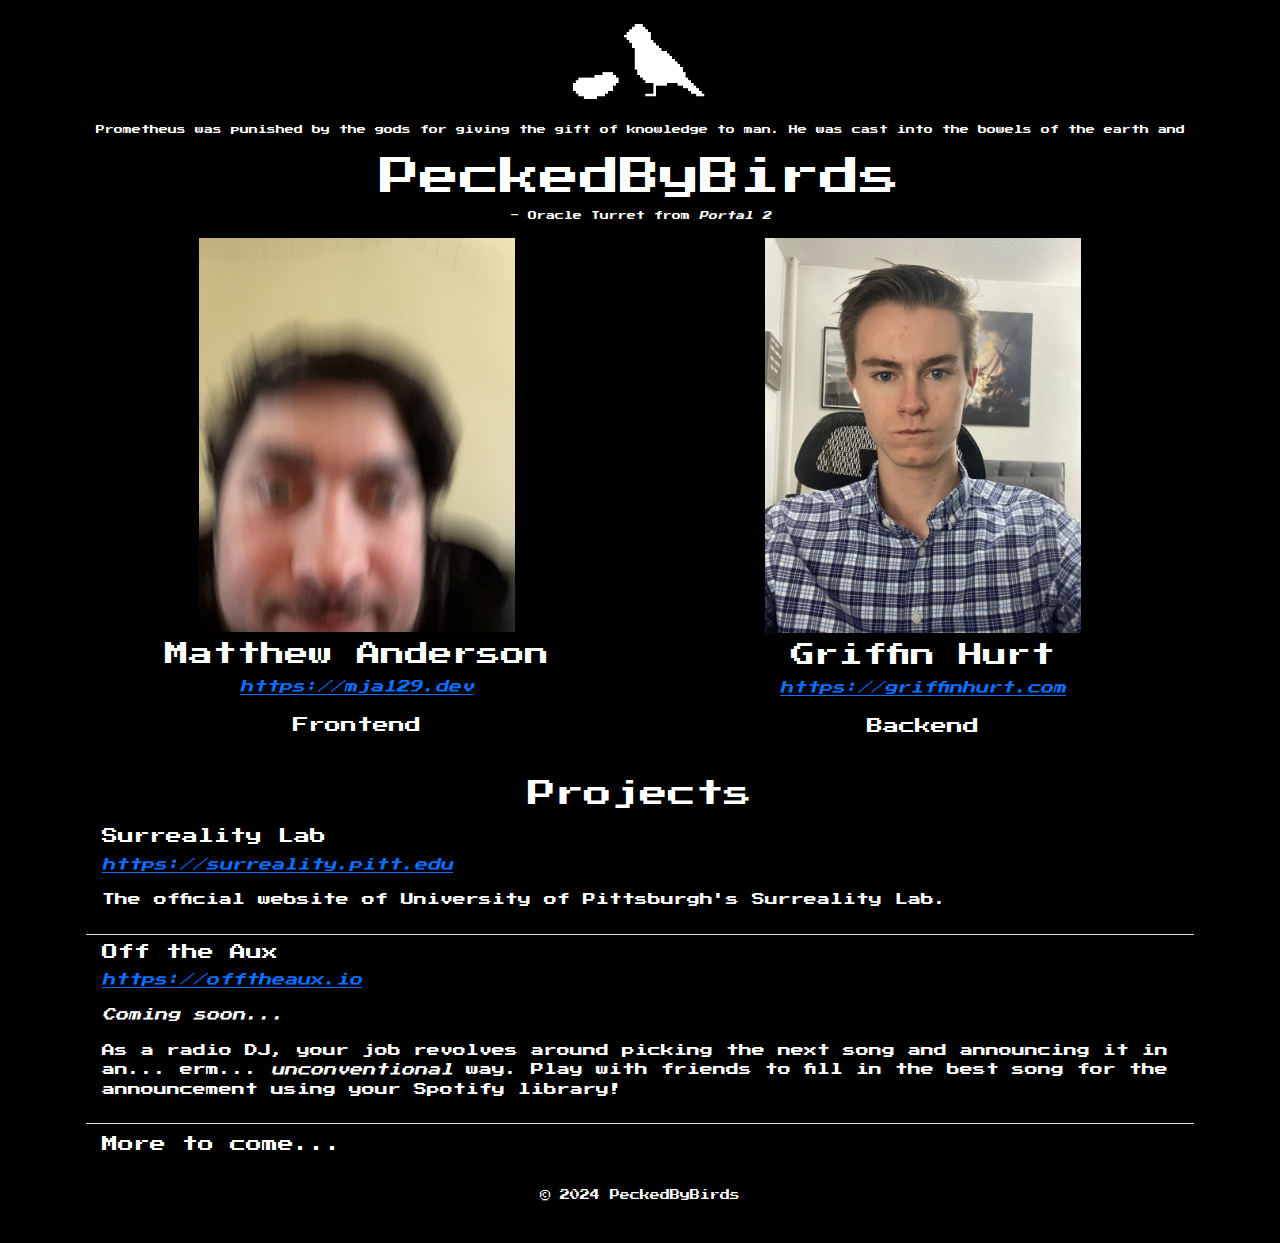
<file: index.html>
<!doctype html>
<html lang="en" data-bs-theme="midnight">
  <head>
    <meta charset="utf-8">
    <meta name="viewport" content="width=device-width, initial-scale=1">
    <title>PeckedByBirds</title>
    <link rel="preconnect" href="https://fonts.googleapis.com">
    <link rel="preconnect" href="https://fonts.gstatic.com" crossorigin>
    <link href="https://fonts.googleapis.com/css2?family=Press+Start+2P&display=swap" rel="stylesheet">
    <script type="module" crossorigin src="/assets/index-CwghjxBr.js"></script>
    <link rel="stylesheet" crossorigin href="/assets/index-CJoxRIwV.css">
  </head>
  <body>
    <div class="container py-4 px-3 mx-auto">
        <section>
            <div class="row mb-4">
                <div class="col-12 d-flex justify-content-center">
                    <img id="logo_standing" style="height: 75px;" src="[data-uri]">
                    <img id="logo_pecking" style="height: 75px; display: none;" src="[data-uri]">
                </div>
            </div>
            <p style="font-size: xx-small;" class="text-center">Prometheus was punished by the gods for giving the gift of knowledge to man. He was cast into the bowels of the earth and</p>
            <h1 class="text-center">PeckedByBirds</h1>
            <p style="font-size: xx-small;" class="text-center">- Oracle Turret from <em>Portal 2</em></p>
        </section>
        <section>
            <div class="row">
            <div class="col d-flex flex-column align-items-center mx-2">
                <img style="width: 60%;" src="/assets/matt-BQDiZL8_.png">
                <h4 class="text-center mt-2">Matthew Anderson</h4>
                <p style="font-size: small;" class="text-center"><a href="https://mja129.dev/"><em>https://mja129.dev</em></a></p>
                <p class="text-center">Frontend</p>
            </div>
            <div class="col d-flex flex-column align-items-center mx-2">
                <img style="width: 60%;" src="/assets/griffin-BZiP1aOP.png">
                <h4 class="mt-2 text-center">Griffin Hurt</h4>
                <p style="font-size: small;" class="text-center"><a href="https://griffinhurt.com/"><em>https://griffinhurt.com</em></a></p>
                <p class="text-center">Backend</p>
            </div>
            </div>
        </section>
        <section class="mt-4">
            <h3 class="text-center">Projects</h3>
            <ul class="list-group list-group-flush">
                <li class="list-group-item">
                    <h6>Surreality Lab</h6>
                    <p style="font-size: small;"><a href="https://surreality.pitt.edu"><em>https://surreality.pitt.edu</em></a></p>
                    <p style="font-size: small;">The official website of University of Pittsburgh's Surreality Lab.</p>
                </li>
                <li class="list-group-item">
                    <h6>Off the Aux</h6>
                    <p style="font-size: small;"><a href="https://offtheaux.io"><em>https://offtheaux.io</em></a></p>
                    <p style="font-size: small;"><em>Coming soon...</em></p>
                    <p style="font-size: small;">As a radio DJ, your job revolves around picking the next song and announcing it in an... erm... <em>unconventional</em> way. Play with friends to fill in the best song for the announcement using your Spotify library!</p>
                </li>
                <li class="list-group-item">More to come...</li>
            </ul>
        </section>
        <footer class="mt-4">
            <p class="text-center" style="font-size: x-small;">© 2024 PeckedByBirds</p>
        </footer>
    </div>
    <script>
        function peck() {
            document.getElementById("logo_standing").style.display = "none";
            document.getElementById("logo_pecking").style.display = "";
            window.setTimeout(stand, (Math.random() * 100) + 100)
        }

        function stand() {
            document.getElementById("logo_standing").style.display = "";
            document.getElementById("logo_pecking").style.display = "none";
            window.setTimeout(peck, (Math.random() * 3500) + 500)
        }

        stand()
    </script>
  </body>
</html>
</file>
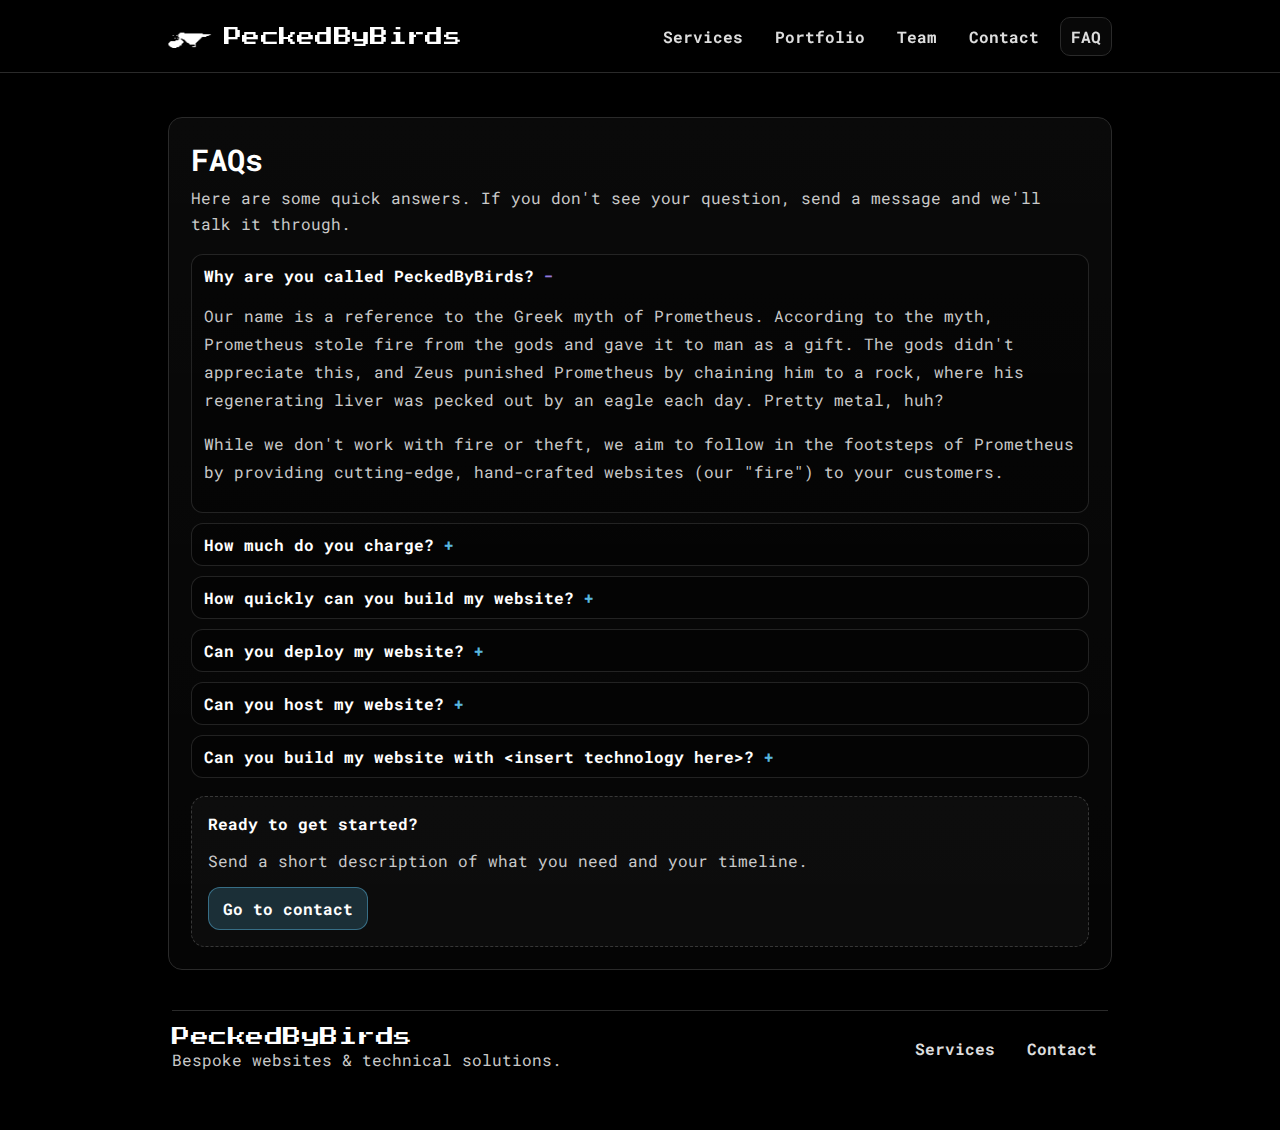
<file: faq.html>
<!DOCTYPE html>
<html lang="en">

<head>
    <!-- Google tag (gtag.js) -->
    <script async src="https://www.googletagmanager.com/gtag/js?id=G-VVT6V3WZ91"></script>
    <script>
        window.dataLayer = window.dataLayer || [];
        function gtag() { dataLayer.push(arguments); }
        gtag('js', new Date());

        gtag('config', 'G-VVT6V3WZ91');
    </script>

    <meta charset="UTF-8">
    <meta name="viewport" content="width=device-width, initial-scale=1.0">
    <title>FAQ — PeckedByBirds</title>
    <link rel="stylesheet" href="main.css">

    <link rel="preconnect" href="https://fonts.googleapis.com">
    <link rel="preconnect" href="https://fonts.gstatic.com" crossorigin>
    <link
        href="https://fonts.googleapis.com/css2?family=Press+Start+2P&family=Roboto+Mono:ital,wght@0,100..700;1,100..700&display=swap"
        rel="stylesheet">
</head>

<body>
    <a class="skipLink" href="#main">Skip to content</a>

    <header class="navWrap">
        <nav class="nav" aria-label="Primary">
            <a class="nav__logoBox" href="/">
                <span class="nav__logoImgs" aria-hidden="true">
                    <img id="logo_standing" class="nav__logo" src="assets/logo_stand.png" alt="">
                    <img id="logo_pecking" class="nav__logo" src="assets/logo_peck.png" alt="">
                </span>
                <span class="nav__logoTitle">PeckedByBirds</span>
            </a>

            <div class="nav__content">
                <div class="nav__links" id="nav_links">
                    <a class="nav__button" href="/#services">Services</a>
                    <a class="nav__button" href="/#portfolio">Portfolio</a>
                    <a class="nav__button" href="/#team">Team</a>
                    <a class="nav__button" href="/#contact">Contact</a>
                    <a class="nav__button nav__button--ghost" href="faq.html">FAQ</a>
                </div>

                <button class="nav__hamburger" id="nav_toggle" aria-label="Open menu" aria-expanded="false"
                    aria-controls="nav_drawer">
                    <span class="nav__hamburgerBars" aria-hidden="true"></span>
                </button>
            </div>
        </nav>
        <div class="navDrawer" id="nav_drawer" hidden>
            <a class="navDrawer__link" href="/#services">Services</a>
            <a class="navDrawer__link" href="/#portfolio">Portfolio</a>
            <a class="navDrawer__link" href="/#team">Team</a>
            <a class="navDrawer__link" href="/#contact">Contact</a>
            <a class="navDrawer__link" href="faq.html">FAQ</a>
        </div>
    </header>

    <main id="main" class="container">
        <section class="section">
            <div class="section__header">
                <h1 class="pageTitle">FAQs</h1>
                <p>Here are some quick answers. If you don't see your question, send a message and we'll talk it
                    through.</p>
            </div>

            <div class="faq">
                <details class="faq__item" open>
                    <summary>Why are you called PeckedByBirds?</summary>
                    <div class="faq__body">
                        <p>
                            Our name is a reference to the Greek myth of Prometheus. According to the myth, Prometheus
                            stole fire from the gods
                            and gave it to man as a gift. The gods didn't appreciate this, and Zeus punished Prometheus
                            by chaining him to a rock,
                            where his regenerating liver was pecked out by an eagle each day. Pretty metal, huh?
                        </p>
                        <p>
                            While we don't work with fire or theft, we aim to follow in the footsteps of Prometheus by
                            providing cutting-edge,
                            hand-crafted websites (our "fire") to your customers.
                        </p>
                    </div>
                </details>

                <details class="faq__item">
                    <summary>How much do you charge?</summary>
                    <div class="faq__body">
                        <p>
                            Fees vary depending on size (how much content and how many pages),
                            complexity (custom technology, integrations, animations),
                            and timeline (two weeks vs two months).
                        </p>
                        <p>
                            A basic website that displays largely static information typically costs under
                            <strong>$500</strong>.
                            Websites with user authentication and custom data input can be over <strong>$1000</strong>,
                            depending on requirements.
                        </p>
                        <p>
                            Best next step: use the contact form so we can quote something representative of your scope.
                        </p>
                    </div>
                </details>

                <details class="faq__item">
                    <summary>How quickly can you build my website?</summary>
                    <div class="faq__body">
                        <p>
                            We can turn projects around as quickly as <strong>2 weeks</strong> (rush builds), which
                            typically comes with additional cost.
                            Most projects land in the <strong>1-2 month</strong> range depending on complexity and
                            feedback cycles.
                        </p>
                    </div>
                </details>

                <details class="faq__item">
                    <summary>Can you deploy my website?</summary>
                    <div class="faq__body">
                        <p>
                            Yes. All customers get access to a staging version of their website (username + password)
                            during development.
                            Once the final product is ready, we provide complete source code and deployment instructions
                            for common platforms.
                        </p>
                        <p>
                            For an additional fee, we can deploy your site onto the platform of your choice.
                        </p>
                    </div>
                </details>

                <details class="faq__item">
                    <summary>Can you host my website?</summary>
                    <div class="faq__body">
                        <p>
                            Yes! We can fully manage hosting starting at <strong>$20/mo</strong> (plus domain charges,
                            usually $1-5/mo).
                            More complicated sites with additional storage or traffic needs may cost more.
                        </p>
                        <p>
                            If hosting is interesting, reach out and we'll propose an option that fits your needs.
                        </p>
                    </div>
                </details>

                <details class="faq__item">
                    <summary>Can you build my website with &lt;insert technology here&gt;?</summary>
                    <div class="faq__body">
                        <p>
                            We can certainly try. We prefer choosing the stack that's most efficient for your
                            requirements,
                            but we're adaptable and can transfer our experience to new tools when it's the right fit.
                        </p>
                    </div>
                </details>
            </div>

            <div class="callout">
                <div class="callout__title">Ready to get started?</div>
                <p class="muted">Send a short description of what you need and your timeline.</p>
                <a class="btn btn--primary" href="/#contact">Go to contact</a>
            </div>
        </section>

        <footer class="footer">
            <div class="footer__inner">
                <div class="footer__left">
                    <div class="footer__brand">PeckedByBirds</div>
                    <div class="muted">Bespoke websites & technical solutions.</div>
                </div>
                <div class="footer__right">
                    <a class="nav__button" href="/#services">Services</a>
                    <a class="nav__button" href="/#contact">Contact</a>
                </div>
            </div>
        </footer>
    </main>

    <script>
        const standing = document.getElementById("logo_standing");
        const pecking = document.getElementById("logo_pecking");

        function peck() {
            standing.style.opacity = "0";
            pecking.style.opacity = "1";
            setTimeout(stand, (Math.random() * 100) + 100);
        }
        function stand() {
            standing.style.opacity = "1";
            pecking.style.opacity = "0";
            setTimeout(peck, (Math.random() * 3500) + 500);
        }

        stand()
    </script>
</body>

</html>
</file>
<file: main.css>
:root{
  --bg: #000;
  --fg: #fff;
  --muted: #c9c9c9;
  --muted2: #9a9a9a;
  --panel: #141414;
  --panel2: #101010;
  --border: #2a2a2a;
  --accent: #65d0ff;
  --accent2: #a78bfa;
  --shadow: 0 12px 40px rgba(0,0,0,0.35);
  --radius: 10px;
  --radius2: 14px;
}

*{ box-sizing: border-box; }

html, body{
  margin: 0;
  padding: 0;
  background-color: var(--bg);
  color: var(--fg);
  font-family: "Roboto Mono", monospace;
  font-optical-sizing: auto;
  font-style: normal;
}

a{ color: inherit; }

.skipLink{
  position: absolute;
  left: -999px;
  top: 10px;
  background: var(--fg);
  color: var(--bg);
  padding: 10px 12px;
  border-radius: 8px;
  text-decoration: none;
  z-index: 9999;
}
.skipLink:focus{ left: 10px; }


.navWrap{
  position: sticky;
  top: 0;
  z-index: 50;

  background: rgba(0,0,0,0.65);
  backdrop-filter: blur(10px);
  border-bottom: 1px solid var(--border);
}

.nav{
  max-width: 980px;
  margin: 0 auto;
  padding: 14px 18px;

  display: flex;
  align-items: center;
  justify-content: space-between;
  gap: 16px;

  flex-wrap: nowrap;
}

.nav__logoBox{
  display: flex;
  align-items: center;
  gap: 12px;
  text-decoration: none;
  min-width: 0;
}

.nav__logoImgs{
  position: relative;
  width: 44px;
  height: 44px;
  flex: 0 0 44px;
}

.nav__logo{
  position: absolute;
  inset: 0;
  width: 44px;
  height: 44px;
  object-fit: contain;
  display: block;
}

.nav__logoTitle{
  font-family: "Press Start 2P", monospace;
  font-weight: 400;
  font-size: 18px;
  line-height: 1;
  padding-top: 2px;
  letter-spacing: 0.3px;
  white-space: nowrap;
}

.nav__content{
  display: flex;
  align-items: center;
  gap: 10px;
  margin-left: auto;
}

/* Desktop links */
.nav__links{
  display: flex;
  align-items: center;
  gap: 10px;
}

.nav__button{
  color: #ddd;
  text-decoration: none;
  font-weight: 800;
  padding: 8px 10px;
  border-radius: 10px;
  border: 1px solid transparent;
}

.nav__button:hover{
  color: #fff;
  border-color: var(--border);
  background: rgba(255,255,255,0.04);
}

.nav__button--ghost{
  border-color: var(--border);
  background: rgba(255,255,255,0.03);
}

.nav__hamburger{
  display: none;
  background: rgba(255,255,255,0.04);
  border: 1px solid var(--border);
  border-radius: 12px;
  padding: 15px;
  cursor: pointer;
}

.nav__hamburgerBars{
  display: block;
  width: 22px;
  height: 2px;
  background: #ddd;
  position: relative;
}
.nav__hamburgerBars::before,
.nav__hamburgerBars::after{
  content: "";
  position: absolute;
  left: 0;
  width: 22px;
  height: 2px;
  background: #ddd;
}
.nav__hamburgerBars::before{ top: -7px; }
.nav__hamburgerBars::after{ top: 7px; }

.navDrawer{
  position: absolute;
  left: 0;
  right: 0;
  top: 100%;

  background: rgba(0,0,0,0.86);
  backdrop-filter: blur(10px);
  border-bottom: 1px solid var(--border);
  z-index: 60;

  padding: 10px 0;
}

.navDrawer > a{
  max-width: 980px;
  margin: 0 auto;
  padding: 12px 18px;
  display: block;
}

.navDrawer__link{
  color: #ddd;
  text-decoration: none;
  border-radius: 12px;
}
.navDrawer__link:hover{
  color: #fff;
  background: rgba(255,255,255,0.06);
}

@media (max-width: 760px){
  .nav__links{ display: none; }
  .nav__hamburger{ display: inline-flex; align-items: center; justify-content: center; }
  .nav__logoTitle{ font-size: 16px; }
}

.container{
  max-width: 980px;
  margin-left: auto;
  margin-right: auto;
  padding: 22px 18px 60px;
}

.section{
  margin-top: 22px;
  background: linear-gradient(180deg, rgba(255,255,255,0.04), rgba(255,255,255,0.02));
  border: 1px solid var(--border);
  border-radius: var(--radius2);
  padding: 22px;
  box-shadow: var(--shadow);
}

.section--accent{
  border-color: rgba(101, 208, 255, 0.35);
  background: linear-gradient(180deg, rgba(101, 208, 255, 0.10), rgba(255,255,255,0.02));
}

.section__header{
  margin-bottom: 18px;
}

.section__header h2{
  margin: 0 0 6px 0;
  font-size: 22px;
}

.pageTitle{
  margin: 0 0 6px 0;
  font-size: 30px;
}

.section__header p{
  margin: 0;
  color: var(--muted);
  line-height: 1.6;
}


.hero{
  display: grid;
  grid-template-columns: 1.25fr 0.75fr;
  gap: 18px;
  margin-top: 14px;
  padding: 18px;
  border: 1px solid var(--border);
  border-radius: var(--radius2);
  background: radial-gradient(900px 400px at 20% 0%, rgba(101,208,255,0.18), transparent 60%),
              radial-gradient(700px 300px at 80% 20%, rgba(167,139,250,0.14), transparent 60%),
              linear-gradient(180deg, rgba(255,255,255,0.03), rgba(255,255,255,0.015));
  box-shadow: var(--shadow);
}

.pill{
  display: inline-block;
  padding: 6px 10px;
  border: 1px solid rgba(255,255,255,0.14);
  border-radius: 999px;
  color: var(--muted);
  background: rgba(0,0,0,0.25);
  margin-bottom: 12px;
  font-size: 12px;
}

.hero__title{
  margin: 0 0 10px 0;
  font-size: clamp(28px, 4.2vw, 44px);
  letter-spacing: -0.5px;
}

.hero__subtitle{
  margin: 0 0 14px 0;
  color: var(--muted);
  line-height: 1.7;
  font-size: 15px;
}

.hero__ctaRow{
  display: flex;
  gap: 10px;
  flex-wrap: wrap;
  margin-bottom: 14px;
}

.hero__badges{
  display: flex;
  flex-wrap: wrap;
  gap: 8px;
}

.badge{
  font-size: 13px;
  padding: 6px 10px;
  border-radius: 999px;
  border: 1px solid rgba(255,255,255,0.12);
  background: rgba(255,255,255,0.03);
  color: var(--muted);
}

.grid{
  display: grid;
  gap: 14px;
}

.grid--2{ grid-template-columns: repeat(2, minmax(0, 1fr)); }
.grid--3{ grid-template-columns: repeat(3, minmax(0, 1fr)); }

.grid--team{
  grid-template-columns: repeat(2, minmax(0, 1fr));
  gap: 18px;
}

.card{
  background: rgba(0,0,0,0.35);
  border: 1px solid var(--border);
  border-radius: var(--radius);
  padding: 16px;
  margin: 10px;
}

.card--outline{
  background: rgba(0,0,0,0.15);
}

.card__title{
  font-weight: 800;
  margin-bottom: 10px;
  letter-spacing: 0.2px;
}

.muted{ color: var(--muted); }
.mono{ font-family: "Roboto Mono", monospace; }

.list{
  margin: 0;
  padding-left: 18px;
  color: var(--muted);
  line-height: 1.7;
}
.list li{ margin: 6px 0; }

.statRow{
  display: flex;
  gap: 12px;
  align-items: stretch;
}
.stat{
  flex: 1;
  border: 1px solid rgba(255,255,255,0.10);
  border-radius: 12px;
  padding: 12px;
  background: rgba(255,255,255,0.03);
}
.stat__num{
  font-size: 22px;
  font-weight: 900;
}
.stat__label{
  color: var(--muted2);
  margin-top: 4px;
  font-size: 13px;
}

.workCard{
  display: block;
  text-decoration: none;
  border: 1px solid var(--border);
  border-radius: var(--radius2);
  overflow: hidden;
  background: rgba(0,0,0,0.30);
  transition: transform 120ms ease, border-color 120ms ease, background 120ms ease;
}
.workCard:hover{
  transform: translateY(-2px);
  border-color: rgba(101,208,255,0.35);
  background: rgba(0,0,0,0.36);
}
.workCard__thumb{
  height: 170px;
  background:
    linear-gradient(135deg, rgba(101,208,255,0.15), rgba(167,139,250,0.10)),
    repeating-linear-gradient(45deg, rgba(255,255,255,0.06), rgba(255,255,255,0.06) 8px, transparent 8px, transparent 16px);
  display: flex;
  align-items: center;
  justify-content: center;
  overflow: hidden;
}
.workCard__img {
    width: 100%;
}
.workCard__thumbText{
  color: rgba(255,255,255,0.8);
  border: 1px solid rgba(255,255,255,0.14);
  padding: 8px 10px;
  border-radius: 999px;
  background: rgba(0,0,0,0.25);
  font-size: 13px;
}
.workCard__body{
  padding: 14px 16px;
}
.workCard__title{
  font-weight: 900;
  margin-bottom: 6px;
}
.workCard__meta{
  color: var(--muted2);
  font-size: 13px;
}

.btn{
  display: inline-flex;
  align-items: center;
  justify-content: center;
  gap: 8px;
  padding: 10px 14px;
  border-radius: 12px;
  text-decoration: none;
  border: 1px solid var(--border);
  font-weight: 900;
}

.btn--primary{
  background: rgba(101,208,255,0.18);
  border-color: rgba(101,208,255,0.40);
}
.btn--primary:hover{
  background: rgba(101,208,255,0.26);
}

.btn--secondary{
  background: rgba(255,255,255,0.04);
}
.btn--secondary:hover{
  background: rgba(255,255,255,0.07);
}

.form{
  margin-top: 6px;
}

.field{
  display: grid;
  gap: 8px;
  margin-bottom: 12px;
}

.field span{
  color: var(--muted);
  font-size: 13px;
}

.input{
  width: 100%;
  padding: 11px 12px;
  border-radius: 12px;
  border: 1px solid rgba(255,255,255,0.12);
  background: rgba(0,0,0,0.40);
  color: var(--fg);
  outline: none;
  font-family: "Roboto Mono", monospace;
}

.input:focus{
  border-color: rgba(101,208,255,0.6);
  box-shadow: 0 0 0 3px rgba(101,208,255,0.12);
}

.input--textarea{
  resize: vertical;
}

.form__row{
  display: flex;
  gap: 10px;
  flex-wrap: wrap;
  margin-top: 10px;
}

.fineprint{
  margin-top: 12px;
  color: var(--muted2);
  font-size: 13px;
}

/* FAQ */
.faq{
  display: grid;
  gap: 10px;
}

.faq__item{
  border: 1px solid rgba(255,255,255,0.12);
  border-radius: 12px;
  background: rgba(0,0,0,0.30);
  padding: 10px 12px;
}

.faq__item summary{
  cursor: pointer;
  font-weight: 900;
  list-style: none;
  outline: none;
}

.faq__item summary::-webkit-details-marker{ display: none; }

.faq__item summary::after{
  content: " +";
  color: rgba(101,208,255,0.9);
  font-weight: 900;
}

.faq__item[open] summary::after{
  content: " −";
  color: rgba(167,139,250,0.9);
}

.faq__body{
  margin-top: 10px;
  color: var(--muted);
  line-height: 1.75;
}

.callout{
  margin-top: 18px;
  border: 1px dashed rgba(255,255,255,0.18);
  border-radius: 14px;
  padding: 16px;
  background: rgba(255,255,255,0.03);
}

.callout__title{
  font-weight: 1000;
  margin-bottom: 6px;
}

/* TEAM */
.avatar{
  width: 74px;
  height: 74px;
  border-radius: 16px;
  margin-bottom: 10px;
  border: 1px solid rgba(255,255,255,0.14);
  background:
    radial-gradient(40px 40px at 30% 30%, rgba(101,208,255,0.20), transparent 70%),
    radial-gradient(40px 40px at 70% 70%, rgba(167,139,250,0.18), transparent 70%),
    rgba(255,255,255,0.04);
}

/* FOOTER */
.footer{
  margin-top: 22px;
  padding: 18px 4px 0;
}

.footer__inner{
  border-top: 1px solid var(--border);
  padding-top: 16px;
  display: flex;
  align-items: center;
  justify-content: space-between;
  gap: 12px;
  flex-wrap: wrap;
}

.footer__brand{
  font-family: "Press Start 2P", monospace;
  font-weight: 400;
  font-size: 18px;
  line-height: 1.2;
  letter-spacing: 0.5px;
}


@media (max-width: 900px){
  .hero{
    grid-template-columns: 1fr;
  }
  .grid--3{
    grid-template-columns: 1fr;
  }
  .grid--2{
    grid-template-columns: 1fr;
  }
  .grid--team{
    grid-template-columns: 1fr;
  }
}
</file>
<file: assets/index-CJoxRIwV.css>
@charset "UTF-8";/*!
 * Bootstrap  v5.3.3 (https://getbootstrap.com/)
 * Copyright 2011-2024 The Bootstrap Authors
 * Licensed under MIT (https://github.com/twbs/bootstrap/blob/main/LICENSE)
 */:root,[data-bs-theme=light]{--bs-blue: #0d6efd;--bs-indigo: #6610f2;--bs-purple: #6f42c1;--bs-pink: #d63384;--bs-red: #dc3545;--bs-orange: #fd7e14;--bs-yellow: #ffc107;--bs-green: #198754;--bs-teal: #20c997;--bs-cyan: #0dcaf0;--bs-black: #000;--bs-white: #fff;--bs-gray: #6c757d;--bs-gray-dark: #343a40;--bs-gray-100: #f8f9fa;--bs-gray-200: #e9ecef;--bs-gray-300: #dee2e6;--bs-gray-400: #ced4da;--bs-gray-500: #adb5bd;--bs-gray-600: #6c757d;--bs-gray-700: #495057;--bs-gray-800: #343a40;--bs-gray-900: #212529;--bs-primary: #0d6efd;--bs-secondary: #6c757d;--bs-success: #198754;--bs-info: #0dcaf0;--bs-warning: #ffc107;--bs-danger: #dc3545;--bs-light: #f8f9fa;--bs-dark: #212529;--bs-primary-rgb: 13, 110, 253;--bs-secondary-rgb: 108, 117, 125;--bs-success-rgb: 25, 135, 84;--bs-info-rgb: 13, 202, 240;--bs-warning-rgb: 255, 193, 7;--bs-danger-rgb: 220, 53, 69;--bs-light-rgb: 248, 249, 250;--bs-dark-rgb: 33, 37, 41;--bs-primary-text-emphasis: #052c65;--bs-secondary-text-emphasis: #2b2f32;--bs-success-text-emphasis: #0a3622;--bs-info-text-emphasis: #055160;--bs-warning-text-emphasis: #664d03;--bs-danger-text-emphasis: #58151c;--bs-light-text-emphasis: #495057;--bs-dark-text-emphasis: #495057;--bs-primary-bg-subtle: #cfe2ff;--bs-secondary-bg-subtle: #e2e3e5;--bs-success-bg-subtle: #d1e7dd;--bs-info-bg-subtle: #cff4fc;--bs-warning-bg-subtle: #fff3cd;--bs-danger-bg-subtle: #f8d7da;--bs-light-bg-subtle: #fcfcfd;--bs-dark-bg-subtle: #ced4da;--bs-primary-border-subtle: #9ec5fe;--bs-secondary-border-subtle: #c4c8cb;--bs-success-border-subtle: #a3cfbb;--bs-info-border-subtle: #9eeaf9;--bs-warning-border-subtle: #ffe69c;--bs-danger-border-subtle: #f1aeb5;--bs-light-border-subtle: #e9ecef;--bs-dark-border-subtle: #adb5bd;--bs-white-rgb: 255, 255, 255;--bs-black-rgb: 0, 0, 0;--bs-font-sans-serif: system-ui, -apple-system, "Segoe UI", Roboto, "Helvetica Neue", "Noto Sans", "Liberation Sans", Arial, sans-serif, "Apple Color Emoji", "Segoe UI Emoji", "Segoe UI Symbol", "Noto Color Emoji";--bs-font-monospace: SFMono-Regular, Menlo, Monaco, Consolas, "Liberation Mono", "Courier New", monospace;--bs-gradient: linear-gradient(180deg, rgba(255, 255, 255, .15), rgba(255, 255, 255, 0));--bs-body-font-family: var(--bs-font-sans-serif);--bs-body-font-size: 1rem;--bs-body-font-weight: 400;--bs-body-line-height: 1.5;--bs-body-color: #212529;--bs-body-color-rgb: 33, 37, 41;--bs-body-bg: #fff;--bs-body-bg-rgb: 255, 255, 255;--bs-emphasis-color: #000;--bs-emphasis-color-rgb: 0, 0, 0;--bs-secondary-color: rgba(33, 37, 41, .75);--bs-secondary-color-rgb: 33, 37, 41;--bs-secondary-bg: #e9ecef;--bs-secondary-bg-rgb: 233, 236, 239;--bs-tertiary-color: rgba(33, 37, 41, .5);--bs-tertiary-color-rgb: 33, 37, 41;--bs-tertiary-bg: #f8f9fa;--bs-tertiary-bg-rgb: 248, 249, 250;--bs-heading-color: inherit;--bs-link-color: #0d6efd;--bs-link-color-rgb: 13, 110, 253;--bs-link-decoration: underline;--bs-link-hover-color: #0a58ca;--bs-link-hover-color-rgb: 10, 88, 202;--bs-code-color: #d63384;--bs-highlight-color: #212529;--bs-highlight-bg: #fff3cd;--bs-border-width: 1px;--bs-border-style: solid;--bs-border-color: #dee2e6;--bs-border-color-translucent: rgba(0, 0, 0, .175);--bs-border-radius: .375rem;--bs-border-radius-sm: .25rem;--bs-border-radius-lg: .5rem;--bs-border-radius-xl: 1rem;--bs-border-radius-xxl: 2rem;--bs-border-radius-2xl: var(--bs-border-radius-xxl);--bs-border-radius-pill: 50rem;--bs-box-shadow: 0 .5rem 1rem rgba(0, 0, 0, .15);--bs-box-shadow-sm: 0 .125rem .25rem rgba(0, 0, 0, .075);--bs-box-shadow-lg: 0 1rem 3rem rgba(0, 0, 0, .175);--bs-box-shadow-inset: inset 0 1px 2px rgba(0, 0, 0, .075);--bs-focus-ring-width: .25rem;--bs-focus-ring-opacity: .25;--bs-focus-ring-color: rgba(13, 110, 253, .25);--bs-form-valid-color: #198754;--bs-form-valid-border-color: #198754;--bs-form-invalid-color: #dc3545;--bs-form-invalid-border-color: #dc3545}[data-bs-theme=dark]{color-scheme:dark;--bs-body-color: #dee2e6;--bs-body-color-rgb: 222, 226, 230;--bs-body-bg: #212529;--bs-body-bg-rgb: 33, 37, 41;--bs-emphasis-color: #fff;--bs-emphasis-color-rgb: 255, 255, 255;--bs-secondary-color: rgba(222, 226, 230, .75);--bs-secondary-color-rgb: 222, 226, 230;--bs-secondary-bg: #343a40;--bs-secondary-bg-rgb: 52, 58, 64;--bs-tertiary-color: rgba(222, 226, 230, .5);--bs-tertiary-color-rgb: 222, 226, 230;--bs-tertiary-bg: #2b3035;--bs-tertiary-bg-rgb: 43, 48, 53;--bs-primary-text-emphasis: #6ea8fe;--bs-secondary-text-emphasis: #a7acb1;--bs-success-text-emphasis: #75b798;--bs-info-text-emphasis: #6edff6;--bs-warning-text-emphasis: #ffda6a;--bs-danger-text-emphasis: #ea868f;--bs-light-text-emphasis: #f8f9fa;--bs-dark-text-emphasis: #dee2e6;--bs-primary-bg-subtle: #031633;--bs-secondary-bg-subtle: #161719;--bs-success-bg-subtle: #051b11;--bs-info-bg-subtle: #032830;--bs-warning-bg-subtle: #332701;--bs-danger-bg-subtle: #2c0b0e;--bs-light-bg-subtle: #343a40;--bs-dark-bg-subtle: #1a1d20;--bs-primary-border-subtle: #084298;--bs-secondary-border-subtle: #41464b;--bs-success-border-subtle: #0f5132;--bs-info-border-subtle: #087990;--bs-warning-border-subtle: #997404;--bs-danger-border-subtle: #842029;--bs-light-border-subtle: #495057;--bs-dark-border-subtle: #343a40;--bs-heading-color: inherit;--bs-link-color: #6ea8fe;--bs-link-hover-color: #8bb9fe;--bs-link-color-rgb: 110, 168, 254;--bs-link-hover-color-rgb: 139, 185, 254;--bs-code-color: #e685b5;--bs-highlight-color: #dee2e6;--bs-highlight-bg: #664d03;--bs-border-color: #495057;--bs-border-color-translucent: rgba(255, 255, 255, .15);--bs-form-valid-color: #75b798;--bs-form-valid-border-color: #75b798;--bs-form-invalid-color: #ea868f;--bs-form-invalid-border-color: #ea868f}*,*:before,*:after{box-sizing:border-box}@media (prefers-reduced-motion: no-preference){:root{scroll-behavior:smooth}}body{margin:0;font-family:var(--bs-body-font-family);font-size:var(--bs-body-font-size);font-weight:var(--bs-body-font-weight);line-height:var(--bs-body-line-height);color:var(--bs-body-color);text-align:var(--bs-body-text-align);background-color:var(--bs-body-bg);-webkit-text-size-adjust:100%;-webkit-tap-highlight-color:rgba(0,0,0,0)}hr{margin:1rem 0;color:inherit;border:0;border-top:var(--bs-border-width) solid;opacity:.25}h6,.h6,h5,.h5,h4,.h4,h3,.h3,h2,.h2,h1,.h1{margin-top:0;margin-bottom:.5rem;font-weight:500;line-height:1.2;color:var(--bs-heading-color)}h1,.h1{font-size:calc(1.375rem + 1.5vw)}@media (min-width: 1200px){h1,.h1{font-size:2.5rem}}h2,.h2{font-size:calc(1.325rem + .9vw)}@media (min-width: 1200px){h2,.h2{font-size:2rem}}h3,.h3{font-size:calc(1.3rem + .6vw)}@media (min-width: 1200px){h3,.h3{font-size:1.75rem}}h4,.h4{font-size:calc(1.275rem + .3vw)}@media (min-width: 1200px){h4,.h4{font-size:1.5rem}}h5,.h5{font-size:1.25rem}h6,.h6{font-size:1rem}p{margin-top:0;margin-bottom:1rem}abbr[title]{text-decoration:underline dotted;cursor:help;text-decoration-skip-ink:none}address{margin-bottom:1rem;font-style:normal;line-height:inherit}ol,ul{padding-left:2rem}ol,ul,dl{margin-top:0;margin-bottom:1rem}ol ol,ul ul,ol ul,ul ol{margin-bottom:0}dt{font-weight:700}dd{margin-bottom:.5rem;margin-left:0}blockquote{margin:0 0 1rem}b,strong{font-weight:bolder}small,.small{font-size:.875em}mark,.mark{padding:.1875em;color:var(--bs-highlight-color);background-color:var(--bs-highlight-bg)}sub,sup{position:relative;font-size:.75em;line-height:0;vertical-align:baseline}sub{bottom:-.25em}sup{top:-.5em}a{color:rgba(var(--bs-link-color-rgb),var(--bs-link-opacity, 1));text-decoration:underline}a:hover{--bs-link-color-rgb: var(--bs-link-hover-color-rgb)}a:not([href]):not([class]),a:not([href]):not([class]):hover{color:inherit;text-decoration:none}pre,code,kbd,samp{font-family:var(--bs-font-monospace);font-size:1em}pre{display:block;margin-top:0;margin-bottom:1rem;overflow:auto;font-size:.875em}pre code{font-size:inherit;color:inherit;word-break:normal}code{font-size:.875em;color:var(--bs-code-color);word-wrap:break-word}a>code{color:inherit}kbd{padding:.1875rem .375rem;font-size:.875em;color:var(--bs-body-bg);background-color:var(--bs-body-color);border-radius:.25rem}kbd kbd{padding:0;font-size:1em}figure{margin:0 0 1rem}img,svg{vertical-align:middle}table{caption-side:bottom;border-collapse:collapse}caption{padding-top:.5rem;padding-bottom:.5rem;color:var(--bs-secondary-color);text-align:left}th{text-align:inherit;text-align:-webkit-match-parent}thead,tbody,tfoot,tr,td,th{border-color:inherit;border-style:solid;border-width:0}label{display:inline-block}button{border-radius:0}button:focus:not(:focus-visible){outline:0}input,button,select,optgroup,textarea{margin:0;font-family:inherit;font-size:inherit;line-height:inherit}button,select{text-transform:none}[role=button]{cursor:pointer}select{word-wrap:normal}select:disabled{opacity:1}[list]:not([type=date]):not([type=datetime-local]):not([type=month]):not([type=week]):not([type=time])::-webkit-calendar-picker-indicator{display:none!important}button,[type=button],[type=reset],[type=submit]{-webkit-appearance:button}button:not(:disabled),[type=button]:not(:disabled),[type=reset]:not(:disabled),[type=submit]:not(:disabled){cursor:pointer}::-moz-focus-inner{padding:0;border-style:none}textarea{resize:vertical}fieldset{min-width:0;padding:0;margin:0;border:0}legend{float:left;width:100%;padding:0;margin-bottom:.5rem;font-size:calc(1.275rem + .3vw);line-height:inherit}@media (min-width: 1200px){legend{font-size:1.5rem}}legend+*{clear:left}::-webkit-datetime-edit-fields-wrapper,::-webkit-datetime-edit-text,::-webkit-datetime-edit-minute,::-webkit-datetime-edit-hour-field,::-webkit-datetime-edit-day-field,::-webkit-datetime-edit-month-field,::-webkit-datetime-edit-year-field{padding:0}::-webkit-inner-spin-button{height:auto}[type=search]{-webkit-appearance:textfield;outline-offset:-2px}::-webkit-search-decoration{-webkit-appearance:none}::-webkit-color-swatch-wrapper{padding:0}::file-selector-button{font:inherit;-webkit-appearance:button}output{display:inline-block}iframe{border:0}summary{display:list-item;cursor:pointer}progress{vertical-align:baseline}[hidden]{display:none!important}.lead{font-size:1.25rem;font-weight:300}.display-1{font-size:calc(1.625rem + 4.5vw);font-weight:300;line-height:1.2}@media (min-width: 1200px){.display-1{font-size:5rem}}.display-2{font-size:calc(1.575rem + 3.9vw);font-weight:300;line-height:1.2}@media (min-width: 1200px){.display-2{font-size:4.5rem}}.display-3{font-size:calc(1.525rem + 3.3vw);font-weight:300;line-height:1.2}@media (min-width: 1200px){.display-3{font-size:4rem}}.display-4{font-size:calc(1.475rem + 2.7vw);font-weight:300;line-height:1.2}@media (min-width: 1200px){.display-4{font-size:3.5rem}}.display-5{font-size:calc(1.425rem + 2.1vw);font-weight:300;line-height:1.2}@media (min-width: 1200px){.display-5{font-size:3rem}}.display-6{font-size:calc(1.375rem + 1.5vw);font-weight:300;line-height:1.2}@media (min-width: 1200px){.display-6{font-size:2.5rem}}.list-unstyled,.list-inline{padding-left:0;list-style:none}.list-inline-item{display:inline-block}.list-inline-item:not(:last-child){margin-right:.5rem}.initialism{font-size:.875em;text-transform:uppercase}.blockquote{margin-bottom:1rem;font-size:1.25rem}.blockquote>:last-child{margin-bottom:0}.blockquote-footer{margin-top:-1rem;margin-bottom:1rem;font-size:.875em;color:#6c757d}.blockquote-footer:before{content:"— "}.img-fluid{max-width:100%;height:auto}.img-thumbnail{padding:.25rem;background-color:var(--bs-body-bg);border:var(--bs-border-width) solid var(--bs-border-color);border-radius:var(--bs-border-radius);max-width:100%;height:auto}.figure{display:inline-block}.figure-img{margin-bottom:.5rem;line-height:1}.figure-caption{font-size:.875em;color:var(--bs-secondary-color)}.container,.container-fluid,.container-xxl,.container-xl,.container-lg,.container-md,.container-sm{--bs-gutter-x: 1.5rem;--bs-gutter-y: 0;width:100%;padding-right:calc(var(--bs-gutter-x) * .5);padding-left:calc(var(--bs-gutter-x) * .5);margin-right:auto;margin-left:auto}@media (min-width: 576px){.container-sm,.container{max-width:540px}}@media (min-width: 768px){.container-md,.container-sm,.container{max-width:720px}}@media (min-width: 992px){.container-lg,.container-md,.container-sm,.container{max-width:960px}}@media (min-width: 1200px){.container-xl,.container-lg,.container-md,.container-sm,.container{max-width:1140px}}@media (min-width: 1400px){.container-xxl,.container-xl,.container-lg,.container-md,.container-sm,.container{max-width:1320px}}:root{--bs-breakpoint-xs: 0;--bs-breakpoint-sm: 576px;--bs-breakpoint-md: 768px;--bs-breakpoint-lg: 992px;--bs-breakpoint-xl: 1200px;--bs-breakpoint-xxl: 1400px}.row{--bs-gutter-x: 1.5rem;--bs-gutter-y: 0;display:flex;flex-wrap:wrap;margin-top:calc(-1 * var(--bs-gutter-y));margin-right:calc(-.5 * var(--bs-gutter-x));margin-left:calc(-.5 * var(--bs-gutter-x))}.row>*{flex-shrink:0;width:100%;max-width:100%;padding-right:calc(var(--bs-gutter-x) * .5);padding-left:calc(var(--bs-gutter-x) * .5);margin-top:var(--bs-gutter-y)}.col{flex:1 0 0%}.row-cols-auto>*{flex:0 0 auto;width:auto}.row-cols-1>*{flex:0 0 auto;width:100%}.row-cols-2>*{flex:0 0 auto;width:50%}.row-cols-3>*{flex:0 0 auto;width:33.33333333%}.row-cols-4>*{flex:0 0 auto;width:25%}.row-cols-5>*{flex:0 0 auto;width:20%}.row-cols-6>*{flex:0 0 auto;width:16.66666667%}.col-auto{flex:0 0 auto;width:auto}.col-1{flex:0 0 auto;width:8.33333333%}.col-2{flex:0 0 auto;width:16.66666667%}.col-3{flex:0 0 auto;width:25%}.col-4{flex:0 0 auto;width:33.33333333%}.col-5{flex:0 0 auto;width:41.66666667%}.col-6{flex:0 0 auto;width:50%}.col-7{flex:0 0 auto;width:58.33333333%}.col-8{flex:0 0 auto;width:66.66666667%}.col-9{flex:0 0 auto;width:75%}.col-10{flex:0 0 auto;width:83.33333333%}.col-11{flex:0 0 auto;width:91.66666667%}.col-12{flex:0 0 auto;width:100%}.offset-1{margin-left:8.33333333%}.offset-2{margin-left:16.66666667%}.offset-3{margin-left:25%}.offset-4{margin-left:33.33333333%}.offset-5{margin-left:41.66666667%}.offset-6{margin-left:50%}.offset-7{margin-left:58.33333333%}.offset-8{margin-left:66.66666667%}.offset-9{margin-left:75%}.offset-10{margin-left:83.33333333%}.offset-11{margin-left:91.66666667%}.g-0,.gx-0{--bs-gutter-x: 0}.g-0,.gy-0{--bs-gutter-y: 0}.g-1,.gx-1{--bs-gutter-x: .25rem}.g-1,.gy-1{--bs-gutter-y: .25rem}.g-2,.gx-2{--bs-gutter-x: .5rem}.g-2,.gy-2{--bs-gutter-y: .5rem}.g-3,.gx-3{--bs-gutter-x: 1rem}.g-3,.gy-3{--bs-gutter-y: 1rem}.g-4,.gx-4{--bs-gutter-x: 1.5rem}.g-4,.gy-4{--bs-gutter-y: 1.5rem}.g-5,.gx-5{--bs-gutter-x: 3rem}.g-5,.gy-5{--bs-gutter-y: 3rem}@media (min-width: 576px){.col-sm{flex:1 0 0%}.row-cols-sm-auto>*{flex:0 0 auto;width:auto}.row-cols-sm-1>*{flex:0 0 auto;width:100%}.row-cols-sm-2>*{flex:0 0 auto;width:50%}.row-cols-sm-3>*{flex:0 0 auto;width:33.33333333%}.row-cols-sm-4>*{flex:0 0 auto;width:25%}.row-cols-sm-5>*{flex:0 0 auto;width:20%}.row-cols-sm-6>*{flex:0 0 auto;width:16.66666667%}.col-sm-auto{flex:0 0 auto;width:auto}.col-sm-1{flex:0 0 auto;width:8.33333333%}.col-sm-2{flex:0 0 auto;width:16.66666667%}.col-sm-3{flex:0 0 auto;width:25%}.col-sm-4{flex:0 0 auto;width:33.33333333%}.col-sm-5{flex:0 0 auto;width:41.66666667%}.col-sm-6{flex:0 0 auto;width:50%}.col-sm-7{flex:0 0 auto;width:58.33333333%}.col-sm-8{flex:0 0 auto;width:66.66666667%}.col-sm-9{flex:0 0 auto;width:75%}.col-sm-10{flex:0 0 auto;width:83.33333333%}.col-sm-11{flex:0 0 auto;width:91.66666667%}.col-sm-12{flex:0 0 auto;width:100%}.offset-sm-0{margin-left:0}.offset-sm-1{margin-left:8.33333333%}.offset-sm-2{margin-left:16.66666667%}.offset-sm-3{margin-left:25%}.offset-sm-4{margin-left:33.33333333%}.offset-sm-5{margin-left:41.66666667%}.offset-sm-6{margin-left:50%}.offset-sm-7{margin-left:58.33333333%}.offset-sm-8{margin-left:66.66666667%}.offset-sm-9{margin-left:75%}.offset-sm-10{margin-left:83.33333333%}.offset-sm-11{margin-left:91.66666667%}.g-sm-0,.gx-sm-0{--bs-gutter-x: 0}.g-sm-0,.gy-sm-0{--bs-gutter-y: 0}.g-sm-1,.gx-sm-1{--bs-gutter-x: .25rem}.g-sm-1,.gy-sm-1{--bs-gutter-y: .25rem}.g-sm-2,.gx-sm-2{--bs-gutter-x: .5rem}.g-sm-2,.gy-sm-2{--bs-gutter-y: .5rem}.g-sm-3,.gx-sm-3{--bs-gutter-x: 1rem}.g-sm-3,.gy-sm-3{--bs-gutter-y: 1rem}.g-sm-4,.gx-sm-4{--bs-gutter-x: 1.5rem}.g-sm-4,.gy-sm-4{--bs-gutter-y: 1.5rem}.g-sm-5,.gx-sm-5{--bs-gutter-x: 3rem}.g-sm-5,.gy-sm-5{--bs-gutter-y: 3rem}}@media (min-width: 768px){.col-md{flex:1 0 0%}.row-cols-md-auto>*{flex:0 0 auto;width:auto}.row-cols-md-1>*{flex:0 0 auto;width:100%}.row-cols-md-2>*{flex:0 0 auto;width:50%}.row-cols-md-3>*{flex:0 0 auto;width:33.33333333%}.row-cols-md-4>*{flex:0 0 auto;width:25%}.row-cols-md-5>*{flex:0 0 auto;width:20%}.row-cols-md-6>*{flex:0 0 auto;width:16.66666667%}.col-md-auto{flex:0 0 auto;width:auto}.col-md-1{flex:0 0 auto;width:8.33333333%}.col-md-2{flex:0 0 auto;width:16.66666667%}.col-md-3{flex:0 0 auto;width:25%}.col-md-4{flex:0 0 auto;width:33.33333333%}.col-md-5{flex:0 0 auto;width:41.66666667%}.col-md-6{flex:0 0 auto;width:50%}.col-md-7{flex:0 0 auto;width:58.33333333%}.col-md-8{flex:0 0 auto;width:66.66666667%}.col-md-9{flex:0 0 auto;width:75%}.col-md-10{flex:0 0 auto;width:83.33333333%}.col-md-11{flex:0 0 auto;width:91.66666667%}.col-md-12{flex:0 0 auto;width:100%}.offset-md-0{margin-left:0}.offset-md-1{margin-left:8.33333333%}.offset-md-2{margin-left:16.66666667%}.offset-md-3{margin-left:25%}.offset-md-4{margin-left:33.33333333%}.offset-md-5{margin-left:41.66666667%}.offset-md-6{margin-left:50%}.offset-md-7{margin-left:58.33333333%}.offset-md-8{margin-left:66.66666667%}.offset-md-9{margin-left:75%}.offset-md-10{margin-left:83.33333333%}.offset-md-11{margin-left:91.66666667%}.g-md-0,.gx-md-0{--bs-gutter-x: 0}.g-md-0,.gy-md-0{--bs-gutter-y: 0}.g-md-1,.gx-md-1{--bs-gutter-x: .25rem}.g-md-1,.gy-md-1{--bs-gutter-y: .25rem}.g-md-2,.gx-md-2{--bs-gutter-x: .5rem}.g-md-2,.gy-md-2{--bs-gutter-y: .5rem}.g-md-3,.gx-md-3{--bs-gutter-x: 1rem}.g-md-3,.gy-md-3{--bs-gutter-y: 1rem}.g-md-4,.gx-md-4{--bs-gutter-x: 1.5rem}.g-md-4,.gy-md-4{--bs-gutter-y: 1.5rem}.g-md-5,.gx-md-5{--bs-gutter-x: 3rem}.g-md-5,.gy-md-5{--bs-gutter-y: 3rem}}@media (min-width: 992px){.col-lg{flex:1 0 0%}.row-cols-lg-auto>*{flex:0 0 auto;width:auto}.row-cols-lg-1>*{flex:0 0 auto;width:100%}.row-cols-lg-2>*{flex:0 0 auto;width:50%}.row-cols-lg-3>*{flex:0 0 auto;width:33.33333333%}.row-cols-lg-4>*{flex:0 0 auto;width:25%}.row-cols-lg-5>*{flex:0 0 auto;width:20%}.row-cols-lg-6>*{flex:0 0 auto;width:16.66666667%}.col-lg-auto{flex:0 0 auto;width:auto}.col-lg-1{flex:0 0 auto;width:8.33333333%}.col-lg-2{flex:0 0 auto;width:16.66666667%}.col-lg-3{flex:0 0 auto;width:25%}.col-lg-4{flex:0 0 auto;width:33.33333333%}.col-lg-5{flex:0 0 auto;width:41.66666667%}.col-lg-6{flex:0 0 auto;width:50%}.col-lg-7{flex:0 0 auto;width:58.33333333%}.col-lg-8{flex:0 0 auto;width:66.66666667%}.col-lg-9{flex:0 0 auto;width:75%}.col-lg-10{flex:0 0 auto;width:83.33333333%}.col-lg-11{flex:0 0 auto;width:91.66666667%}.col-lg-12{flex:0 0 auto;width:100%}.offset-lg-0{margin-left:0}.offset-lg-1{margin-left:8.33333333%}.offset-lg-2{margin-left:16.66666667%}.offset-lg-3{margin-left:25%}.offset-lg-4{margin-left:33.33333333%}.offset-lg-5{margin-left:41.66666667%}.offset-lg-6{margin-left:50%}.offset-lg-7{margin-left:58.33333333%}.offset-lg-8{margin-left:66.66666667%}.offset-lg-9{margin-left:75%}.offset-lg-10{margin-left:83.33333333%}.offset-lg-11{margin-left:91.66666667%}.g-lg-0,.gx-lg-0{--bs-gutter-x: 0}.g-lg-0,.gy-lg-0{--bs-gutter-y: 0}.g-lg-1,.gx-lg-1{--bs-gutter-x: .25rem}.g-lg-1,.gy-lg-1{--bs-gutter-y: .25rem}.g-lg-2,.gx-lg-2{--bs-gutter-x: .5rem}.g-lg-2,.gy-lg-2{--bs-gutter-y: .5rem}.g-lg-3,.gx-lg-3{--bs-gutter-x: 1rem}.g-lg-3,.gy-lg-3{--bs-gutter-y: 1rem}.g-lg-4,.gx-lg-4{--bs-gutter-x: 1.5rem}.g-lg-4,.gy-lg-4{--bs-gutter-y: 1.5rem}.g-lg-5,.gx-lg-5{--bs-gutter-x: 3rem}.g-lg-5,.gy-lg-5{--bs-gutter-y: 3rem}}@media (min-width: 1200px){.col-xl{flex:1 0 0%}.row-cols-xl-auto>*{flex:0 0 auto;width:auto}.row-cols-xl-1>*{flex:0 0 auto;width:100%}.row-cols-xl-2>*{flex:0 0 auto;width:50%}.row-cols-xl-3>*{flex:0 0 auto;width:33.33333333%}.row-cols-xl-4>*{flex:0 0 auto;width:25%}.row-cols-xl-5>*{flex:0 0 auto;width:20%}.row-cols-xl-6>*{flex:0 0 auto;width:16.66666667%}.col-xl-auto{flex:0 0 auto;width:auto}.col-xl-1{flex:0 0 auto;width:8.33333333%}.col-xl-2{flex:0 0 auto;width:16.66666667%}.col-xl-3{flex:0 0 auto;width:25%}.col-xl-4{flex:0 0 auto;width:33.33333333%}.col-xl-5{flex:0 0 auto;width:41.66666667%}.col-xl-6{flex:0 0 auto;width:50%}.col-xl-7{flex:0 0 auto;width:58.33333333%}.col-xl-8{flex:0 0 auto;width:66.66666667%}.col-xl-9{flex:0 0 auto;width:75%}.col-xl-10{flex:0 0 auto;width:83.33333333%}.col-xl-11{flex:0 0 auto;width:91.66666667%}.col-xl-12{flex:0 0 auto;width:100%}.offset-xl-0{margin-left:0}.offset-xl-1{margin-left:8.33333333%}.offset-xl-2{margin-left:16.66666667%}.offset-xl-3{margin-left:25%}.offset-xl-4{margin-left:33.33333333%}.offset-xl-5{margin-left:41.66666667%}.offset-xl-6{margin-left:50%}.offset-xl-7{margin-left:58.33333333%}.offset-xl-8{margin-left:66.66666667%}.offset-xl-9{margin-left:75%}.offset-xl-10{margin-left:83.33333333%}.offset-xl-11{margin-left:91.66666667%}.g-xl-0,.gx-xl-0{--bs-gutter-x: 0}.g-xl-0,.gy-xl-0{--bs-gutter-y: 0}.g-xl-1,.gx-xl-1{--bs-gutter-x: .25rem}.g-xl-1,.gy-xl-1{--bs-gutter-y: .25rem}.g-xl-2,.gx-xl-2{--bs-gutter-x: .5rem}.g-xl-2,.gy-xl-2{--bs-gutter-y: .5rem}.g-xl-3,.gx-xl-3{--bs-gutter-x: 1rem}.g-xl-3,.gy-xl-3{--bs-gutter-y: 1rem}.g-xl-4,.gx-xl-4{--bs-gutter-x: 1.5rem}.g-xl-4,.gy-xl-4{--bs-gutter-y: 1.5rem}.g-xl-5,.gx-xl-5{--bs-gutter-x: 3rem}.g-xl-5,.gy-xl-5{--bs-gutter-y: 3rem}}@media (min-width: 1400px){.col-xxl{flex:1 0 0%}.row-cols-xxl-auto>*{flex:0 0 auto;width:auto}.row-cols-xxl-1>*{flex:0 0 auto;width:100%}.row-cols-xxl-2>*{flex:0 0 auto;width:50%}.row-cols-xxl-3>*{flex:0 0 auto;width:33.33333333%}.row-cols-xxl-4>*{flex:0 0 auto;width:25%}.row-cols-xxl-5>*{flex:0 0 auto;width:20%}.row-cols-xxl-6>*{flex:0 0 auto;width:16.66666667%}.col-xxl-auto{flex:0 0 auto;width:auto}.col-xxl-1{flex:0 0 auto;width:8.33333333%}.col-xxl-2{flex:0 0 auto;width:16.66666667%}.col-xxl-3{flex:0 0 auto;width:25%}.col-xxl-4{flex:0 0 auto;width:33.33333333%}.col-xxl-5{flex:0 0 auto;width:41.66666667%}.col-xxl-6{flex:0 0 auto;width:50%}.col-xxl-7{flex:0 0 auto;width:58.33333333%}.col-xxl-8{flex:0 0 auto;width:66.66666667%}.col-xxl-9{flex:0 0 auto;width:75%}.col-xxl-10{flex:0 0 auto;width:83.33333333%}.col-xxl-11{flex:0 0 auto;width:91.66666667%}.col-xxl-12{flex:0 0 auto;width:100%}.offset-xxl-0{margin-left:0}.offset-xxl-1{margin-left:8.33333333%}.offset-xxl-2{margin-left:16.66666667%}.offset-xxl-3{margin-left:25%}.offset-xxl-4{margin-left:33.33333333%}.offset-xxl-5{margin-left:41.66666667%}.offset-xxl-6{margin-left:50%}.offset-xxl-7{margin-left:58.33333333%}.offset-xxl-8{margin-left:66.66666667%}.offset-xxl-9{margin-left:75%}.offset-xxl-10{margin-left:83.33333333%}.offset-xxl-11{margin-left:91.66666667%}.g-xxl-0,.gx-xxl-0{--bs-gutter-x: 0}.g-xxl-0,.gy-xxl-0{--bs-gutter-y: 0}.g-xxl-1,.gx-xxl-1{--bs-gutter-x: .25rem}.g-xxl-1,.gy-xxl-1{--bs-gutter-y: .25rem}.g-xxl-2,.gx-xxl-2{--bs-gutter-x: .5rem}.g-xxl-2,.gy-xxl-2{--bs-gutter-y: .5rem}.g-xxl-3,.gx-xxl-3{--bs-gutter-x: 1rem}.g-xxl-3,.gy-xxl-3{--bs-gutter-y: 1rem}.g-xxl-4,.gx-xxl-4{--bs-gutter-x: 1.5rem}.g-xxl-4,.gy-xxl-4{--bs-gutter-y: 1.5rem}.g-xxl-5,.gx-xxl-5{--bs-gutter-x: 3rem}.g-xxl-5,.gy-xxl-5{--bs-gutter-y: 3rem}}.table{--bs-table-color-type: initial;--bs-table-bg-type: initial;--bs-table-color-state: initial;--bs-table-bg-state: initial;--bs-table-color: var(--bs-emphasis-color);--bs-table-bg: var(--bs-body-bg);--bs-table-border-color: var(--bs-border-color);--bs-table-accent-bg: transparent;--bs-table-striped-color: var(--bs-emphasis-color);--bs-table-striped-bg: rgba(var(--bs-emphasis-color-rgb), .05);--bs-table-active-color: var(--bs-emphasis-color);--bs-table-active-bg: rgba(var(--bs-emphasis-color-rgb), .1);--bs-table-hover-color: var(--bs-emphasis-color);--bs-table-hover-bg: rgba(var(--bs-emphasis-color-rgb), .075);width:100%;margin-bottom:1rem;vertical-align:top;border-color:var(--bs-table-border-color)}.table>:not(caption)>*>*{padding:.5rem;color:var(--bs-table-color-state, var(--bs-table-color-type, var(--bs-table-color)));background-color:var(--bs-table-bg);border-bottom-width:var(--bs-border-width);box-shadow:inset 0 0 0 9999px var(--bs-table-bg-state, var(--bs-table-bg-type, var(--bs-table-accent-bg)))}.table>tbody{vertical-align:inherit}.table>thead{vertical-align:bottom}.table-group-divider{border-top:calc(var(--bs-border-width) * 2) solid currentcolor}.caption-top{caption-side:top}.table-sm>:not(caption)>*>*{padding:.25rem}.table-bordered>:not(caption)>*{border-width:var(--bs-border-width) 0}.table-bordered>:not(caption)>*>*{border-width:0 var(--bs-border-width)}.table-borderless>:not(caption)>*>*{border-bottom-width:0}.table-borderless>:not(:first-child){border-top-width:0}.table-striped>tbody>tr:nth-of-type(odd)>*{--bs-table-color-type: var(--bs-table-striped-color);--bs-table-bg-type: var(--bs-table-striped-bg)}.table-striped-columns>:not(caption)>tr>:nth-child(2n){--bs-table-color-type: var(--bs-table-striped-color);--bs-table-bg-type: var(--bs-table-striped-bg)}.table-active{--bs-table-color-state: var(--bs-table-active-color);--bs-table-bg-state: var(--bs-table-active-bg)}.table-hover>tbody>tr:hover>*{--bs-table-color-state: var(--bs-table-hover-color);--bs-table-bg-state: var(--bs-table-hover-bg)}.table-primary{--bs-table-color: #000;--bs-table-bg: #cfe2ff;--bs-table-border-color: #a6b5cc;--bs-table-striped-bg: #c5d7f2;--bs-table-striped-color: #000;--bs-table-active-bg: #bacbe6;--bs-table-active-color: #000;--bs-table-hover-bg: #bfd1ec;--bs-table-hover-color: #000;color:var(--bs-table-color);border-color:var(--bs-table-border-color)}.table-secondary{--bs-table-color: #000;--bs-table-bg: #e2e3e5;--bs-table-border-color: #b5b6b7;--bs-table-striped-bg: #d7d8da;--bs-table-striped-color: #000;--bs-table-active-bg: #cbccce;--bs-table-active-color: #000;--bs-table-hover-bg: #d1d2d4;--bs-table-hover-color: #000;color:var(--bs-table-color);border-color:var(--bs-table-border-color)}.table-success{--bs-table-color: #000;--bs-table-bg: #d1e7dd;--bs-table-border-color: #a7b9b1;--bs-table-striped-bg: #c7dbd2;--bs-table-striped-color: #000;--bs-table-active-bg: #bcd0c7;--bs-table-active-color: #000;--bs-table-hover-bg: #c1d6cc;--bs-table-hover-color: #000;color:var(--bs-table-color);border-color:var(--bs-table-border-color)}.table-info{--bs-table-color: #000;--bs-table-bg: #cff4fc;--bs-table-border-color: #a6c3ca;--bs-table-striped-bg: #c5e8ef;--bs-table-striped-color: #000;--bs-table-active-bg: #badce3;--bs-table-active-color: #000;--bs-table-hover-bg: #bfe2e9;--bs-table-hover-color: #000;color:var(--bs-table-color);border-color:var(--bs-table-border-color)}.table-warning{--bs-table-color: #000;--bs-table-bg: #fff3cd;--bs-table-border-color: #ccc2a4;--bs-table-striped-bg: #f2e7c3;--bs-table-striped-color: #000;--bs-table-active-bg: #e6dbb9;--bs-table-active-color: #000;--bs-table-hover-bg: #ece1be;--bs-table-hover-color: #000;color:var(--bs-table-color);border-color:var(--bs-table-border-color)}.table-danger{--bs-table-color: #000;--bs-table-bg: #f8d7da;--bs-table-border-color: #c6acae;--bs-table-striped-bg: #eccccf;--bs-table-striped-color: #000;--bs-table-active-bg: #dfc2c4;--bs-table-active-color: #000;--bs-table-hover-bg: #e5c7ca;--bs-table-hover-color: #000;color:var(--bs-table-color);border-color:var(--bs-table-border-color)}.table-light{--bs-table-color: #000;--bs-table-bg: #f8f9fa;--bs-table-border-color: #c6c7c8;--bs-table-striped-bg: #ecedee;--bs-table-striped-color: #000;--bs-table-active-bg: #dfe0e1;--bs-table-active-color: #000;--bs-table-hover-bg: #e5e6e7;--bs-table-hover-color: #000;color:var(--bs-table-color);border-color:var(--bs-table-border-color)}.table-dark{--bs-table-color: #fff;--bs-table-bg: #212529;--bs-table-border-color: #4d5154;--bs-table-striped-bg: #2c3034;--bs-table-striped-color: #fff;--bs-table-active-bg: #373b3e;--bs-table-active-color: #fff;--bs-table-hover-bg: #323539;--bs-table-hover-color: #fff;color:var(--bs-table-color);border-color:var(--bs-table-border-color)}.table-responsive{overflow-x:auto;-webkit-overflow-scrolling:touch}@media (max-width: 575.98px){.table-responsive-sm{overflow-x:auto;-webkit-overflow-scrolling:touch}}@media (max-width: 767.98px){.table-responsive-md{overflow-x:auto;-webkit-overflow-scrolling:touch}}@media (max-width: 991.98px){.table-responsive-lg{overflow-x:auto;-webkit-overflow-scrolling:touch}}@media (max-width: 1199.98px){.table-responsive-xl{overflow-x:auto;-webkit-overflow-scrolling:touch}}@media (max-width: 1399.98px){.table-responsive-xxl{overflow-x:auto;-webkit-overflow-scrolling:touch}}.form-label{margin-bottom:.5rem}.col-form-label{padding-top:calc(.375rem + var(--bs-border-width));padding-bottom:calc(.375rem + var(--bs-border-width));margin-bottom:0;font-size:inherit;line-height:1.5}.col-form-label-lg{padding-top:calc(.5rem + var(--bs-border-width));padding-bottom:calc(.5rem + var(--bs-border-width));font-size:1.25rem}.col-form-label-sm{padding-top:calc(.25rem + var(--bs-border-width));padding-bottom:calc(.25rem + var(--bs-border-width));font-size:.875rem}.form-text{margin-top:.25rem;font-size:.875em;color:var(--bs-secondary-color)}.form-control{display:block;width:100%;padding:.375rem .75rem;font-size:1rem;font-weight:400;line-height:1.5;color:var(--bs-body-color);-webkit-appearance:none;-moz-appearance:none;appearance:none;background-color:var(--bs-body-bg);background-clip:padding-box;border:var(--bs-border-width) solid var(--bs-border-color);border-radius:var(--bs-border-radius);transition:border-color .15s ease-in-out,box-shadow .15s ease-in-out}@media (prefers-reduced-motion: reduce){.form-control{transition:none}}.form-control[type=file]{overflow:hidden}.form-control[type=file]:not(:disabled):not([readonly]){cursor:pointer}.form-control:focus{color:var(--bs-body-color);background-color:var(--bs-body-bg);border-color:#86b7fe;outline:0;box-shadow:0 0 0 .25rem #0d6efd40}.form-control::-webkit-date-and-time-value{min-width:85px;height:1.5em;margin:0}.form-control::-webkit-datetime-edit{display:block;padding:0}.form-control::placeholder{color:var(--bs-secondary-color);opacity:1}.form-control:disabled{background-color:var(--bs-secondary-bg);opacity:1}.form-control::file-selector-button{padding:.375rem .75rem;margin:-.375rem -.75rem;margin-inline-end:.75rem;color:var(--bs-body-color);background-color:var(--bs-tertiary-bg);pointer-events:none;border-color:inherit;border-style:solid;border-width:0;border-inline-end-width:var(--bs-border-width);border-radius:0;transition:color .15s ease-in-out,background-color .15s ease-in-out,border-color .15s ease-in-out,box-shadow .15s ease-in-out}@media (prefers-reduced-motion: reduce){.form-control::file-selector-button{transition:none}}.form-control:hover:not(:disabled):not([readonly])::file-selector-button{background-color:var(--bs-secondary-bg)}.form-control-plaintext{display:block;width:100%;padding:.375rem 0;margin-bottom:0;line-height:1.5;color:var(--bs-body-color);background-color:transparent;border:solid transparent;border-width:var(--bs-border-width) 0}.form-control-plaintext:focus{outline:0}.form-control-plaintext.form-control-sm,.form-control-plaintext.form-control-lg{padding-right:0;padding-left:0}.form-control-sm{min-height:calc(1.5em + .5rem + calc(var(--bs-border-width) * 2));padding:.25rem .5rem;font-size:.875rem;border-radius:var(--bs-border-radius-sm)}.form-control-sm::file-selector-button{padding:.25rem .5rem;margin:-.25rem -.5rem;margin-inline-end:.5rem}.form-control-lg{min-height:calc(1.5em + 1rem + calc(var(--bs-border-width) * 2));padding:.5rem 1rem;font-size:1.25rem;border-radius:var(--bs-border-radius-lg)}.form-control-lg::file-selector-button{padding:.5rem 1rem;margin:-.5rem -1rem;margin-inline-end:1rem}textarea.form-control{min-height:calc(1.5em + .75rem + calc(var(--bs-border-width) * 2))}textarea.form-control-sm{min-height:calc(1.5em + .5rem + calc(var(--bs-border-width) * 2))}textarea.form-control-lg{min-height:calc(1.5em + 1rem + calc(var(--bs-border-width) * 2))}.form-control-color{width:3rem;height:calc(1.5em + .75rem + calc(var(--bs-border-width) * 2));padding:.375rem}.form-control-color:not(:disabled):not([readonly]){cursor:pointer}.form-control-color::-moz-color-swatch{border:0!important;border-radius:var(--bs-border-radius)}.form-control-color::-webkit-color-swatch{border:0!important;border-radius:var(--bs-border-radius)}.form-control-color.form-control-sm{height:calc(1.5em + .5rem + calc(var(--bs-border-width) * 2))}.form-control-color.form-control-lg{height:calc(1.5em + 1rem + calc(var(--bs-border-width) * 2))}.form-select{--bs-form-select-bg-img: url("data:image/svg+xml,%3csvg xmlns='http://www.w3.org/2000/svg' viewBox='0 0 16 16'%3e%3cpath fill='none' stroke='%23343a40' stroke-linecap='round' stroke-linejoin='round' stroke-width='2' d='m2 5 6 6 6-6'/%3e%3c/svg%3e");display:block;width:100%;padding:.375rem 2.25rem .375rem .75rem;font-size:1rem;font-weight:400;line-height:1.5;color:var(--bs-body-color);-webkit-appearance:none;-moz-appearance:none;appearance:none;background-color:var(--bs-body-bg);background-image:var(--bs-form-select-bg-img),var(--bs-form-select-bg-icon, none);background-repeat:no-repeat;background-position:right .75rem center;background-size:16px 12px;border:var(--bs-border-width) solid var(--bs-border-color);border-radius:var(--bs-border-radius);transition:border-color .15s ease-in-out,box-shadow .15s ease-in-out}@media (prefers-reduced-motion: reduce){.form-select{transition:none}}.form-select:focus{border-color:#86b7fe;outline:0;box-shadow:0 0 0 .25rem #0d6efd40}.form-select[multiple],.form-select[size]:not([size="1"]){padding-right:.75rem;background-image:none}.form-select:disabled{background-color:var(--bs-secondary-bg)}.form-select:-moz-focusring{color:transparent;text-shadow:0 0 0 var(--bs-body-color)}.form-select-sm{padding-top:.25rem;padding-bottom:.25rem;padding-left:.5rem;font-size:.875rem;border-radius:var(--bs-border-radius-sm)}.form-select-lg{padding-top:.5rem;padding-bottom:.5rem;padding-left:1rem;font-size:1.25rem;border-radius:var(--bs-border-radius-lg)}[data-bs-theme=dark] .form-select{--bs-form-select-bg-img: url("data:image/svg+xml,%3csvg xmlns='http://www.w3.org/2000/svg' viewBox='0 0 16 16'%3e%3cpath fill='none' stroke='%23dee2e6' stroke-linecap='round' stroke-linejoin='round' stroke-width='2' d='m2 5 6 6 6-6'/%3e%3c/svg%3e")}.form-check{display:block;min-height:1.5rem;padding-left:1.5em;margin-bottom:.125rem}.form-check .form-check-input{float:left;margin-left:-1.5em}.form-check-reverse{padding-right:1.5em;padding-left:0;text-align:right}.form-check-reverse .form-check-input{float:right;margin-right:-1.5em;margin-left:0}.form-check-input{--bs-form-check-bg: var(--bs-body-bg);flex-shrink:0;width:1em;height:1em;margin-top:.25em;vertical-align:top;-webkit-appearance:none;-moz-appearance:none;appearance:none;background-color:var(--bs-form-check-bg);background-image:var(--bs-form-check-bg-image);background-repeat:no-repeat;background-position:center;background-size:contain;border:var(--bs-border-width) solid var(--bs-border-color);-webkit-print-color-adjust:exact;print-color-adjust:exact}.form-check-input[type=checkbox]{border-radius:.25em}.form-check-input[type=radio]{border-radius:50%}.form-check-input:active{filter:brightness(90%)}.form-check-input:focus{border-color:#86b7fe;outline:0;box-shadow:0 0 0 .25rem #0d6efd40}.form-check-input:checked{background-color:#0d6efd;border-color:#0d6efd}.form-check-input:checked[type=checkbox]{--bs-form-check-bg-image: url("data:image/svg+xml,%3csvg xmlns='http://www.w3.org/2000/svg' viewBox='0 0 20 20'%3e%3cpath fill='none' stroke='%23fff' stroke-linecap='round' stroke-linejoin='round' stroke-width='3' d='m6 10 3 3 6-6'/%3e%3c/svg%3e")}.form-check-input:checked[type=radio]{--bs-form-check-bg-image: url("data:image/svg+xml,%3csvg xmlns='http://www.w3.org/2000/svg' viewBox='-4 -4 8 8'%3e%3ccircle r='2' fill='%23fff'/%3e%3c/svg%3e")}.form-check-input[type=checkbox]:indeterminate{background-color:#0d6efd;border-color:#0d6efd;--bs-form-check-bg-image: url("data:image/svg+xml,%3csvg xmlns='http://www.w3.org/2000/svg' viewBox='0 0 20 20'%3e%3cpath fill='none' stroke='%23fff' stroke-linecap='round' stroke-linejoin='round' stroke-width='3' d='M6 10h8'/%3e%3c/svg%3e")}.form-check-input:disabled{pointer-events:none;filter:none;opacity:.5}.form-check-input[disabled]~.form-check-label,.form-check-input:disabled~.form-check-label{cursor:default;opacity:.5}.form-switch{padding-left:2.5em}.form-switch .form-check-input{--bs-form-switch-bg: url("data:image/svg+xml,%3csvg xmlns='http://www.w3.org/2000/svg' viewBox='-4 -4 8 8'%3e%3ccircle r='3' fill='rgba%280, 0, 0, 0.25%29'/%3e%3c/svg%3e");width:2em;margin-left:-2.5em;background-image:var(--bs-form-switch-bg);background-position:left center;border-radius:2em;transition:background-position .15s ease-in-out}@media (prefers-reduced-motion: reduce){.form-switch .form-check-input{transition:none}}.form-switch .form-check-input:focus{--bs-form-switch-bg: url("data:image/svg+xml,%3csvg xmlns='http://www.w3.org/2000/svg' viewBox='-4 -4 8 8'%3e%3ccircle r='3' fill='%2386b7fe'/%3e%3c/svg%3e")}.form-switch .form-check-input:checked{background-position:right center;--bs-form-switch-bg: url("data:image/svg+xml,%3csvg xmlns='http://www.w3.org/2000/svg' viewBox='-4 -4 8 8'%3e%3ccircle r='3' fill='%23fff'/%3e%3c/svg%3e")}.form-switch.form-check-reverse{padding-right:2.5em;padding-left:0}.form-switch.form-check-reverse .form-check-input{margin-right:-2.5em;margin-left:0}.form-check-inline{display:inline-block;margin-right:1rem}.btn-check{position:absolute;clip:rect(0,0,0,0);pointer-events:none}.btn-check[disabled]+.btn,.btn-check:disabled+.btn{pointer-events:none;filter:none;opacity:.65}[data-bs-theme=dark] .form-switch .form-check-input:not(:checked):not(:focus){--bs-form-switch-bg: url("data:image/svg+xml,%3csvg xmlns='http://www.w3.org/2000/svg' viewBox='-4 -4 8 8'%3e%3ccircle r='3' fill='rgba%28255, 255, 255, 0.25%29'/%3e%3c/svg%3e")}.form-range{width:100%;height:1.5rem;padding:0;-webkit-appearance:none;-moz-appearance:none;appearance:none;background-color:transparent}.form-range:focus{outline:0}.form-range:focus::-webkit-slider-thumb{box-shadow:0 0 0 1px #fff,0 0 0 .25rem #0d6efd40}.form-range:focus::-moz-range-thumb{box-shadow:0 0 0 1px #fff,0 0 0 .25rem #0d6efd40}.form-range::-moz-focus-outer{border:0}.form-range::-webkit-slider-thumb{width:1rem;height:1rem;margin-top:-.25rem;-webkit-appearance:none;-moz-appearance:none;appearance:none;background-color:#0d6efd;border:0;border-radius:1rem;transition:background-color .15s ease-in-out,border-color .15s ease-in-out,box-shadow .15s ease-in-out}@media (prefers-reduced-motion: reduce){.form-range::-webkit-slider-thumb{transition:none}}.form-range::-webkit-slider-thumb:active{background-color:#b6d4fe}.form-range::-webkit-slider-runnable-track{width:100%;height:.5rem;color:transparent;cursor:pointer;background-color:var(--bs-secondary-bg);border-color:transparent;border-radius:1rem}.form-range::-moz-range-thumb{width:1rem;height:1rem;-webkit-appearance:none;-moz-appearance:none;appearance:none;background-color:#0d6efd;border:0;border-radius:1rem;transition:background-color .15s ease-in-out,border-color .15s ease-in-out,box-shadow .15s ease-in-out}@media (prefers-reduced-motion: reduce){.form-range::-moz-range-thumb{transition:none}}.form-range::-moz-range-thumb:active{background-color:#b6d4fe}.form-range::-moz-range-track{width:100%;height:.5rem;color:transparent;cursor:pointer;background-color:var(--bs-secondary-bg);border-color:transparent;border-radius:1rem}.form-range:disabled{pointer-events:none}.form-range:disabled::-webkit-slider-thumb{background-color:var(--bs-secondary-color)}.form-range:disabled::-moz-range-thumb{background-color:var(--bs-secondary-color)}.form-floating{position:relative}.form-floating>.form-control,.form-floating>.form-control-plaintext,.form-floating>.form-select{height:calc(3.5rem + calc(var(--bs-border-width) * 2));min-height:calc(3.5rem + calc(var(--bs-border-width) * 2));line-height:1.25}.form-floating>label{position:absolute;top:0;left:0;z-index:2;height:100%;padding:1rem .75rem;overflow:hidden;text-align:start;text-overflow:ellipsis;white-space:nowrap;pointer-events:none;border:var(--bs-border-width) solid transparent;transform-origin:0 0;transition:opacity .1s ease-in-out,transform .1s ease-in-out}@media (prefers-reduced-motion: reduce){.form-floating>label{transition:none}}.form-floating>.form-control,.form-floating>.form-control-plaintext{padding:1rem .75rem}.form-floating>.form-control::placeholder,.form-floating>.form-control-plaintext::placeholder{color:transparent}.form-floating>.form-control:focus,.form-floating>.form-control:not(:placeholder-shown),.form-floating>.form-control-plaintext:focus,.form-floating>.form-control-plaintext:not(:placeholder-shown){padding-top:1.625rem;padding-bottom:.625rem}.form-floating>.form-control:-webkit-autofill,.form-floating>.form-control-plaintext:-webkit-autofill{padding-top:1.625rem;padding-bottom:.625rem}.form-floating>.form-select{padding-top:1.625rem;padding-bottom:.625rem}.form-floating>.form-control:focus~label,.form-floating>.form-control:not(:placeholder-shown)~label,.form-floating>.form-control-plaintext~label,.form-floating>.form-select~label{color:rgba(var(--bs-body-color-rgb),.65);transform:scale(.85) translateY(-.5rem) translate(.15rem)}.form-floating>.form-control:focus~label:after,.form-floating>.form-control:not(:placeholder-shown)~label:after,.form-floating>.form-control-plaintext~label:after,.form-floating>.form-select~label:after{position:absolute;top:1rem;right:.375rem;bottom:1rem;left:.375rem;z-index:-1;height:1.5em;content:"";background-color:var(--bs-body-bg);border-radius:var(--bs-border-radius)}.form-floating>.form-control:-webkit-autofill~label{color:rgba(var(--bs-body-color-rgb),.65);transform:scale(.85) translateY(-.5rem) translate(.15rem)}.form-floating>.form-control-plaintext~label{border-width:var(--bs-border-width) 0}.form-floating>:disabled~label,.form-floating>.form-control:disabled~label{color:#6c757d}.form-floating>:disabled~label:after,.form-floating>.form-control:disabled~label:after{background-color:var(--bs-secondary-bg)}.input-group{position:relative;display:flex;flex-wrap:wrap;align-items:stretch;width:100%}.input-group>.form-control,.input-group>.form-select,.input-group>.form-floating{position:relative;flex:1 1 auto;width:1%;min-width:0}.input-group>.form-control:focus,.input-group>.form-select:focus,.input-group>.form-floating:focus-within{z-index:5}.input-group .btn{position:relative;z-index:2}.input-group .btn:focus{z-index:5}.input-group-text{display:flex;align-items:center;padding:.375rem .75rem;font-size:1rem;font-weight:400;line-height:1.5;color:var(--bs-body-color);text-align:center;white-space:nowrap;background-color:var(--bs-tertiary-bg);border:var(--bs-border-width) solid var(--bs-border-color);border-radius:var(--bs-border-radius)}.input-group-lg>.form-control,.input-group-lg>.form-select,.input-group-lg>.input-group-text,.input-group-lg>.btn{padding:.5rem 1rem;font-size:1.25rem;border-radius:var(--bs-border-radius-lg)}.input-group-sm>.form-control,.input-group-sm>.form-select,.input-group-sm>.input-group-text,.input-group-sm>.btn{padding:.25rem .5rem;font-size:.875rem;border-radius:var(--bs-border-radius-sm)}.input-group-lg>.form-select,.input-group-sm>.form-select{padding-right:3rem}.input-group:not(.has-validation)>:not(:last-child):not(.dropdown-toggle):not(.dropdown-menu):not(.form-floating),.input-group:not(.has-validation)>.dropdown-toggle:nth-last-child(n+3),.input-group:not(.has-validation)>.form-floating:not(:last-child)>.form-control,.input-group:not(.has-validation)>.form-floating:not(:last-child)>.form-select{border-top-right-radius:0;border-bottom-right-radius:0}.input-group.has-validation>:nth-last-child(n+3):not(.dropdown-toggle):not(.dropdown-menu):not(.form-floating),.input-group.has-validation>.dropdown-toggle:nth-last-child(n+4),.input-group.has-validation>.form-floating:nth-last-child(n+3)>.form-control,.input-group.has-validation>.form-floating:nth-last-child(n+3)>.form-select{border-top-right-radius:0;border-bottom-right-radius:0}.input-group>:not(:first-child):not(.dropdown-menu):not(.valid-tooltip):not(.valid-feedback):not(.invalid-tooltip):not(.invalid-feedback){margin-left:calc(var(--bs-border-width) * -1);border-top-left-radius:0;border-bottom-left-radius:0}.input-group>.form-floating:not(:first-child)>.form-control,.input-group>.form-floating:not(:first-child)>.form-select{border-top-left-radius:0;border-bottom-left-radius:0}.valid-feedback{display:none;width:100%;margin-top:.25rem;font-size:.875em;color:var(--bs-form-valid-color)}.valid-tooltip{position:absolute;top:100%;z-index:5;display:none;max-width:100%;padding:.25rem .5rem;margin-top:.1rem;font-size:.875rem;color:#fff;background-color:var(--bs-success);border-radius:var(--bs-border-radius)}.was-validated :valid~.valid-feedback,.was-validated :valid~.valid-tooltip,.is-valid~.valid-feedback,.is-valid~.valid-tooltip{display:block}.was-validated .form-control:valid,.form-control.is-valid{border-color:var(--bs-form-valid-border-color);padding-right:calc(1.5em + .75rem);background-image:url("data:image/svg+xml,%3csvg xmlns='http://www.w3.org/2000/svg' viewBox='0 0 8 8'%3e%3cpath fill='%23198754' d='M2.3 6.73.6 4.53c-.4-1.04.46-1.4 1.1-.8l1.1 1.4 3.4-3.8c.6-.63 1.6-.27 1.2.7l-4 4.6c-.43.5-.8.4-1.1.1z'/%3e%3c/svg%3e");background-repeat:no-repeat;background-position:right calc(.375em + .1875rem) center;background-size:calc(.75em + .375rem) calc(.75em + .375rem)}.was-validated .form-control:valid:focus,.form-control.is-valid:focus{border-color:var(--bs-form-valid-border-color);box-shadow:0 0 0 .25rem rgba(var(--bs-success-rgb),.25)}.was-validated textarea.form-control:valid,textarea.form-control.is-valid{padding-right:calc(1.5em + .75rem);background-position:top calc(.375em + .1875rem) right calc(.375em + .1875rem)}.was-validated .form-select:valid,.form-select.is-valid{border-color:var(--bs-form-valid-border-color)}.was-validated .form-select:valid:not([multiple]):not([size]),.was-validated .form-select:valid:not([multiple])[size="1"],.form-select.is-valid:not([multiple]):not([size]),.form-select.is-valid:not([multiple])[size="1"]{--bs-form-select-bg-icon: url("data:image/svg+xml,%3csvg xmlns='http://www.w3.org/2000/svg' viewBox='0 0 8 8'%3e%3cpath fill='%23198754' d='M2.3 6.73.6 4.53c-.4-1.04.46-1.4 1.1-.8l1.1 1.4 3.4-3.8c.6-.63 1.6-.27 1.2.7l-4 4.6c-.43.5-.8.4-1.1.1z'/%3e%3c/svg%3e");padding-right:4.125rem;background-position:right .75rem center,center right 2.25rem;background-size:16px 12px,calc(.75em + .375rem) calc(.75em + .375rem)}.was-validated .form-select:valid:focus,.form-select.is-valid:focus{border-color:var(--bs-form-valid-border-color);box-shadow:0 0 0 .25rem rgba(var(--bs-success-rgb),.25)}.was-validated .form-control-color:valid,.form-control-color.is-valid{width:calc(3.75rem + 1.5em)}.was-validated .form-check-input:valid,.form-check-input.is-valid{border-color:var(--bs-form-valid-border-color)}.was-validated .form-check-input:valid:checked,.form-check-input.is-valid:checked{background-color:var(--bs-form-valid-color)}.was-validated .form-check-input:valid:focus,.form-check-input.is-valid:focus{box-shadow:0 0 0 .25rem rgba(var(--bs-success-rgb),.25)}.was-validated .form-check-input:valid~.form-check-label,.form-check-input.is-valid~.form-check-label{color:var(--bs-form-valid-color)}.form-check-inline .form-check-input~.valid-feedback{margin-left:.5em}.was-validated .input-group>.form-control:not(:focus):valid,.input-group>.form-control:not(:focus).is-valid,.was-validated .input-group>.form-select:not(:focus):valid,.input-group>.form-select:not(:focus).is-valid,.was-validated .input-group>.form-floating:not(:focus-within):valid,.input-group>.form-floating:not(:focus-within).is-valid{z-index:3}.invalid-feedback{display:none;width:100%;margin-top:.25rem;font-size:.875em;color:var(--bs-form-invalid-color)}.invalid-tooltip{position:absolute;top:100%;z-index:5;display:none;max-width:100%;padding:.25rem .5rem;margin-top:.1rem;font-size:.875rem;color:#fff;background-color:var(--bs-danger);border-radius:var(--bs-border-radius)}.was-validated :invalid~.invalid-feedback,.was-validated :invalid~.invalid-tooltip,.is-invalid~.invalid-feedback,.is-invalid~.invalid-tooltip{display:block}.was-validated .form-control:invalid,.form-control.is-invalid{border-color:var(--bs-form-invalid-border-color);padding-right:calc(1.5em + .75rem);background-image:url("data:image/svg+xml,%3csvg xmlns='http://www.w3.org/2000/svg' viewBox='0 0 12 12' width='12' height='12' fill='none' stroke='%23dc3545'%3e%3ccircle cx='6' cy='6' r='4.5'/%3e%3cpath stroke-linejoin='round' d='M5.8 3.6h.4L6 6.5z'/%3e%3ccircle cx='6' cy='8.2' r='.6' fill='%23dc3545' stroke='none'/%3e%3c/svg%3e");background-repeat:no-repeat;background-position:right calc(.375em + .1875rem) center;background-size:calc(.75em + .375rem) calc(.75em + .375rem)}.was-validated .form-control:invalid:focus,.form-control.is-invalid:focus{border-color:var(--bs-form-invalid-border-color);box-shadow:0 0 0 .25rem rgba(var(--bs-danger-rgb),.25)}.was-validated textarea.form-control:invalid,textarea.form-control.is-invalid{padding-right:calc(1.5em + .75rem);background-position:top calc(.375em + .1875rem) right calc(.375em + .1875rem)}.was-validated .form-select:invalid,.form-select.is-invalid{border-color:var(--bs-form-invalid-border-color)}.was-validated .form-select:invalid:not([multiple]):not([size]),.was-validated .form-select:invalid:not([multiple])[size="1"],.form-select.is-invalid:not([multiple]):not([size]),.form-select.is-invalid:not([multiple])[size="1"]{--bs-form-select-bg-icon: url("data:image/svg+xml,%3csvg xmlns='http://www.w3.org/2000/svg' viewBox='0 0 12 12' width='12' height='12' fill='none' stroke='%23dc3545'%3e%3ccircle cx='6' cy='6' r='4.5'/%3e%3cpath stroke-linejoin='round' d='M5.8 3.6h.4L6 6.5z'/%3e%3ccircle cx='6' cy='8.2' r='.6' fill='%23dc3545' stroke='none'/%3e%3c/svg%3e");padding-right:4.125rem;background-position:right .75rem center,center right 2.25rem;background-size:16px 12px,calc(.75em + .375rem) calc(.75em + .375rem)}.was-validated .form-select:invalid:focus,.form-select.is-invalid:focus{border-color:var(--bs-form-invalid-border-color);box-shadow:0 0 0 .25rem rgba(var(--bs-danger-rgb),.25)}.was-validated .form-control-color:invalid,.form-control-color.is-invalid{width:calc(3.75rem + 1.5em)}.was-validated .form-check-input:invalid,.form-check-input.is-invalid{border-color:var(--bs-form-invalid-border-color)}.was-validated .form-check-input:invalid:checked,.form-check-input.is-invalid:checked{background-color:var(--bs-form-invalid-color)}.was-validated .form-check-input:invalid:focus,.form-check-input.is-invalid:focus{box-shadow:0 0 0 .25rem rgba(var(--bs-danger-rgb),.25)}.was-validated .form-check-input:invalid~.form-check-label,.form-check-input.is-invalid~.form-check-label{color:var(--bs-form-invalid-color)}.form-check-inline .form-check-input~.invalid-feedback{margin-left:.5em}.was-validated .input-group>.form-control:not(:focus):invalid,.input-group>.form-control:not(:focus).is-invalid,.was-validated .input-group>.form-select:not(:focus):invalid,.input-group>.form-select:not(:focus).is-invalid,.was-validated .input-group>.form-floating:not(:focus-within):invalid,.input-group>.form-floating:not(:focus-within).is-invalid{z-index:4}.btn{--bs-btn-padding-x: .75rem;--bs-btn-padding-y: .375rem;--bs-btn-font-family: ;--bs-btn-font-size: 1rem;--bs-btn-font-weight: 400;--bs-btn-line-height: 1.5;--bs-btn-color: var(--bs-body-color);--bs-btn-bg: transparent;--bs-btn-border-width: var(--bs-border-width);--bs-btn-border-color: transparent;--bs-btn-border-radius: var(--bs-border-radius);--bs-btn-hover-border-color: transparent;--bs-btn-box-shadow: inset 0 1px 0 rgba(255, 255, 255, .15), 0 1px 1px rgba(0, 0, 0, .075);--bs-btn-disabled-opacity: .65;--bs-btn-focus-box-shadow: 0 0 0 .25rem rgba(var(--bs-btn-focus-shadow-rgb), .5);display:inline-block;padding:var(--bs-btn-padding-y) var(--bs-btn-padding-x);font-family:var(--bs-btn-font-family);font-size:var(--bs-btn-font-size);font-weight:var(--bs-btn-font-weight);line-height:var(--bs-btn-line-height);color:var(--bs-btn-color);text-align:center;text-decoration:none;vertical-align:middle;cursor:pointer;-webkit-user-select:none;user-select:none;border:var(--bs-btn-border-width) solid var(--bs-btn-border-color);border-radius:var(--bs-btn-border-radius);background-color:var(--bs-btn-bg);transition:color .15s ease-in-out,background-color .15s ease-in-out,border-color .15s ease-in-out,box-shadow .15s ease-in-out}@media (prefers-reduced-motion: reduce){.btn{transition:none}}.btn:hover{color:var(--bs-btn-hover-color);background-color:var(--bs-btn-hover-bg);border-color:var(--bs-btn-hover-border-color)}.btn-check+.btn:hover{color:var(--bs-btn-color);background-color:var(--bs-btn-bg);border-color:var(--bs-btn-border-color)}.btn:focus-visible{color:var(--bs-btn-hover-color);background-color:var(--bs-btn-hover-bg);border-color:var(--bs-btn-hover-border-color);outline:0;box-shadow:var(--bs-btn-focus-box-shadow)}.btn-check:focus-visible+.btn{border-color:var(--bs-btn-hover-border-color);outline:0;box-shadow:var(--bs-btn-focus-box-shadow)}.btn-check:checked+.btn,:not(.btn-check)+.btn:active,.btn:first-child:active,.btn.active,.btn.show{color:var(--bs-btn-active-color);background-color:var(--bs-btn-active-bg);border-color:var(--bs-btn-active-border-color)}.btn-check:checked+.btn:focus-visible,:not(.btn-check)+.btn:active:focus-visible,.btn:first-child:active:focus-visible,.btn.active:focus-visible,.btn.show:focus-visible{box-shadow:var(--bs-btn-focus-box-shadow)}.btn-check:checked:focus-visible+.btn{box-shadow:var(--bs-btn-focus-box-shadow)}.btn:disabled,.btn.disabled,fieldset:disabled .btn{color:var(--bs-btn-disabled-color);pointer-events:none;background-color:var(--bs-btn-disabled-bg);border-color:var(--bs-btn-disabled-border-color);opacity:var(--bs-btn-disabled-opacity)}.btn-primary{--bs-btn-color: #fff;--bs-btn-bg: #0d6efd;--bs-btn-border-color: #0d6efd;--bs-btn-hover-color: #fff;--bs-btn-hover-bg: #0b5ed7;--bs-btn-hover-border-color: #0a58ca;--bs-btn-focus-shadow-rgb: 49, 132, 253;--bs-btn-active-color: #fff;--bs-btn-active-bg: #0a58ca;--bs-btn-active-border-color: #0a53be;--bs-btn-active-shadow: inset 0 3px 5px rgba(0, 0, 0, .125);--bs-btn-disabled-color: #fff;--bs-btn-disabled-bg: #0d6efd;--bs-btn-disabled-border-color: #0d6efd}.btn-secondary{--bs-btn-color: #fff;--bs-btn-bg: #6c757d;--bs-btn-border-color: #6c757d;--bs-btn-hover-color: #fff;--bs-btn-hover-bg: #5c636a;--bs-btn-hover-border-color: #565e64;--bs-btn-focus-shadow-rgb: 130, 138, 145;--bs-btn-active-color: #fff;--bs-btn-active-bg: #565e64;--bs-btn-active-border-color: #51585e;--bs-btn-active-shadow: inset 0 3px 5px rgba(0, 0, 0, .125);--bs-btn-disabled-color: #fff;--bs-btn-disabled-bg: #6c757d;--bs-btn-disabled-border-color: #6c757d}.btn-success{--bs-btn-color: #fff;--bs-btn-bg: #198754;--bs-btn-border-color: #198754;--bs-btn-hover-color: #fff;--bs-btn-hover-bg: #157347;--bs-btn-hover-border-color: #146c43;--bs-btn-focus-shadow-rgb: 60, 153, 110;--bs-btn-active-color: #fff;--bs-btn-active-bg: #146c43;--bs-btn-active-border-color: #13653f;--bs-btn-active-shadow: inset 0 3px 5px rgba(0, 0, 0, .125);--bs-btn-disabled-color: #fff;--bs-btn-disabled-bg: #198754;--bs-btn-disabled-border-color: #198754}.btn-info{--bs-btn-color: #000;--bs-btn-bg: #0dcaf0;--bs-btn-border-color: #0dcaf0;--bs-btn-hover-color: #000;--bs-btn-hover-bg: #31d2f2;--bs-btn-hover-border-color: #25cff2;--bs-btn-focus-shadow-rgb: 11, 172, 204;--bs-btn-active-color: #000;--bs-btn-active-bg: #3dd5f3;--bs-btn-active-border-color: #25cff2;--bs-btn-active-shadow: inset 0 3px 5px rgba(0, 0, 0, .125);--bs-btn-disabled-color: #000;--bs-btn-disabled-bg: #0dcaf0;--bs-btn-disabled-border-color: #0dcaf0}.btn-warning{--bs-btn-color: #000;--bs-btn-bg: #ffc107;--bs-btn-border-color: #ffc107;--bs-btn-hover-color: #000;--bs-btn-hover-bg: #ffca2c;--bs-btn-hover-border-color: #ffc720;--bs-btn-focus-shadow-rgb: 217, 164, 6;--bs-btn-active-color: #000;--bs-btn-active-bg: #ffcd39;--bs-btn-active-border-color: #ffc720;--bs-btn-active-shadow: inset 0 3px 5px rgba(0, 0, 0, .125);--bs-btn-disabled-color: #000;--bs-btn-disabled-bg: #ffc107;--bs-btn-disabled-border-color: #ffc107}.btn-danger{--bs-btn-color: #fff;--bs-btn-bg: #dc3545;--bs-btn-border-color: #dc3545;--bs-btn-hover-color: #fff;--bs-btn-hover-bg: #bb2d3b;--bs-btn-hover-border-color: #b02a37;--bs-btn-focus-shadow-rgb: 225, 83, 97;--bs-btn-active-color: #fff;--bs-btn-active-bg: #b02a37;--bs-btn-active-border-color: #a52834;--bs-btn-active-shadow: inset 0 3px 5px rgba(0, 0, 0, .125);--bs-btn-disabled-color: #fff;--bs-btn-disabled-bg: #dc3545;--bs-btn-disabled-border-color: #dc3545}.btn-light{--bs-btn-color: #000;--bs-btn-bg: #f8f9fa;--bs-btn-border-color: #f8f9fa;--bs-btn-hover-color: #000;--bs-btn-hover-bg: #d3d4d5;--bs-btn-hover-border-color: #c6c7c8;--bs-btn-focus-shadow-rgb: 211, 212, 213;--bs-btn-active-color: #000;--bs-btn-active-bg: #c6c7c8;--bs-btn-active-border-color: #babbbc;--bs-btn-active-shadow: inset 0 3px 5px rgba(0, 0, 0, .125);--bs-btn-disabled-color: #000;--bs-btn-disabled-bg: #f8f9fa;--bs-btn-disabled-border-color: #f8f9fa}.btn-dark{--bs-btn-color: #fff;--bs-btn-bg: #212529;--bs-btn-border-color: #212529;--bs-btn-hover-color: #fff;--bs-btn-hover-bg: #424649;--bs-btn-hover-border-color: #373b3e;--bs-btn-focus-shadow-rgb: 66, 70, 73;--bs-btn-active-color: #fff;--bs-btn-active-bg: #4d5154;--bs-btn-active-border-color: #373b3e;--bs-btn-active-shadow: inset 0 3px 5px rgba(0, 0, 0, .125);--bs-btn-disabled-color: #fff;--bs-btn-disabled-bg: #212529;--bs-btn-disabled-border-color: #212529}.btn-outline-primary{--bs-btn-color: #0d6efd;--bs-btn-border-color: #0d6efd;--bs-btn-hover-color: #fff;--bs-btn-hover-bg: #0d6efd;--bs-btn-hover-border-color: #0d6efd;--bs-btn-focus-shadow-rgb: 13, 110, 253;--bs-btn-active-color: #fff;--bs-btn-active-bg: #0d6efd;--bs-btn-active-border-color: #0d6efd;--bs-btn-active-shadow: inset 0 3px 5px rgba(0, 0, 0, .125);--bs-btn-disabled-color: #0d6efd;--bs-btn-disabled-bg: transparent;--bs-btn-disabled-border-color: #0d6efd;--bs-gradient: none}.btn-outline-secondary{--bs-btn-color: #6c757d;--bs-btn-border-color: #6c757d;--bs-btn-hover-color: #fff;--bs-btn-hover-bg: #6c757d;--bs-btn-hover-border-color: #6c757d;--bs-btn-focus-shadow-rgb: 108, 117, 125;--bs-btn-active-color: #fff;--bs-btn-active-bg: #6c757d;--bs-btn-active-border-color: #6c757d;--bs-btn-active-shadow: inset 0 3px 5px rgba(0, 0, 0, .125);--bs-btn-disabled-color: #6c757d;--bs-btn-disabled-bg: transparent;--bs-btn-disabled-border-color: #6c757d;--bs-gradient: none}.btn-outline-success{--bs-btn-color: #198754;--bs-btn-border-color: #198754;--bs-btn-hover-color: #fff;--bs-btn-hover-bg: #198754;--bs-btn-hover-border-color: #198754;--bs-btn-focus-shadow-rgb: 25, 135, 84;--bs-btn-active-color: #fff;--bs-btn-active-bg: #198754;--bs-btn-active-border-color: #198754;--bs-btn-active-shadow: inset 0 3px 5px rgba(0, 0, 0, .125);--bs-btn-disabled-color: #198754;--bs-btn-disabled-bg: transparent;--bs-btn-disabled-border-color: #198754;--bs-gradient: none}.btn-outline-info{--bs-btn-color: #0dcaf0;--bs-btn-border-color: #0dcaf0;--bs-btn-hover-color: #000;--bs-btn-hover-bg: #0dcaf0;--bs-btn-hover-border-color: #0dcaf0;--bs-btn-focus-shadow-rgb: 13, 202, 240;--bs-btn-active-color: #000;--bs-btn-active-bg: #0dcaf0;--bs-btn-active-border-color: #0dcaf0;--bs-btn-active-shadow: inset 0 3px 5px rgba(0, 0, 0, .125);--bs-btn-disabled-color: #0dcaf0;--bs-btn-disabled-bg: transparent;--bs-btn-disabled-border-color: #0dcaf0;--bs-gradient: none}.btn-outline-warning{--bs-btn-color: #ffc107;--bs-btn-border-color: #ffc107;--bs-btn-hover-color: #000;--bs-btn-hover-bg: #ffc107;--bs-btn-hover-border-color: #ffc107;--bs-btn-focus-shadow-rgb: 255, 193, 7;--bs-btn-active-color: #000;--bs-btn-active-bg: #ffc107;--bs-btn-active-border-color: #ffc107;--bs-btn-active-shadow: inset 0 3px 5px rgba(0, 0, 0, .125);--bs-btn-disabled-color: #ffc107;--bs-btn-disabled-bg: transparent;--bs-btn-disabled-border-color: #ffc107;--bs-gradient: none}.btn-outline-danger{--bs-btn-color: #dc3545;--bs-btn-border-color: #dc3545;--bs-btn-hover-color: #fff;--bs-btn-hover-bg: #dc3545;--bs-btn-hover-border-color: #dc3545;--bs-btn-focus-shadow-rgb: 220, 53, 69;--bs-btn-active-color: #fff;--bs-btn-active-bg: #dc3545;--bs-btn-active-border-color: #dc3545;--bs-btn-active-shadow: inset 0 3px 5px rgba(0, 0, 0, .125);--bs-btn-disabled-color: #dc3545;--bs-btn-disabled-bg: transparent;--bs-btn-disabled-border-color: #dc3545;--bs-gradient: none}.btn-outline-light{--bs-btn-color: #f8f9fa;--bs-btn-border-color: #f8f9fa;--bs-btn-hover-color: #000;--bs-btn-hover-bg: #f8f9fa;--bs-btn-hover-border-color: #f8f9fa;--bs-btn-focus-shadow-rgb: 248, 249, 250;--bs-btn-active-color: #000;--bs-btn-active-bg: #f8f9fa;--bs-btn-active-border-color: #f8f9fa;--bs-btn-active-shadow: inset 0 3px 5px rgba(0, 0, 0, .125);--bs-btn-disabled-color: #f8f9fa;--bs-btn-disabled-bg: transparent;--bs-btn-disabled-border-color: #f8f9fa;--bs-gradient: none}.btn-outline-dark{--bs-btn-color: #212529;--bs-btn-border-color: #212529;--bs-btn-hover-color: #fff;--bs-btn-hover-bg: #212529;--bs-btn-hover-border-color: #212529;--bs-btn-focus-shadow-rgb: 33, 37, 41;--bs-btn-active-color: #fff;--bs-btn-active-bg: #212529;--bs-btn-active-border-color: #212529;--bs-btn-active-shadow: inset 0 3px 5px rgba(0, 0, 0, .125);--bs-btn-disabled-color: #212529;--bs-btn-disabled-bg: transparent;--bs-btn-disabled-border-color: #212529;--bs-gradient: none}.btn-link{--bs-btn-font-weight: 400;--bs-btn-color: var(--bs-link-color);--bs-btn-bg: transparent;--bs-btn-border-color: transparent;--bs-btn-hover-color: var(--bs-link-hover-color);--bs-btn-hover-border-color: transparent;--bs-btn-active-color: var(--bs-link-hover-color);--bs-btn-active-border-color: transparent;--bs-btn-disabled-color: #6c757d;--bs-btn-disabled-border-color: transparent;--bs-btn-box-shadow: 0 0 0 #000;--bs-btn-focus-shadow-rgb: 49, 132, 253;text-decoration:underline}.btn-link:focus-visible{color:var(--bs-btn-color)}.btn-link:hover{color:var(--bs-btn-hover-color)}.btn-lg,.btn-group-lg>.btn{--bs-btn-padding-y: .5rem;--bs-btn-padding-x: 1rem;--bs-btn-font-size: 1.25rem;--bs-btn-border-radius: var(--bs-border-radius-lg)}.btn-sm,.btn-group-sm>.btn{--bs-btn-padding-y: .25rem;--bs-btn-padding-x: .5rem;--bs-btn-font-size: .875rem;--bs-btn-border-radius: var(--bs-border-radius-sm)}.fade{transition:opacity .15s linear}@media (prefers-reduced-motion: reduce){.fade{transition:none}}.fade:not(.show){opacity:0}.collapse:not(.show){display:none}.collapsing{height:0;overflow:hidden;transition:height .35s ease}@media (prefers-reduced-motion: reduce){.collapsing{transition:none}}.collapsing.collapse-horizontal{width:0;height:auto;transition:width .35s ease}@media (prefers-reduced-motion: reduce){.collapsing.collapse-horizontal{transition:none}}.dropup,.dropend,.dropdown,.dropstart,.dropup-center,.dropdown-center{position:relative}.dropdown-toggle{white-space:nowrap}.dropdown-toggle:after{display:inline-block;margin-left:.255em;vertical-align:.255em;content:"";border-top:.3em solid;border-right:.3em solid transparent;border-bottom:0;border-left:.3em solid transparent}.dropdown-toggle:empty:after{margin-left:0}.dropdown-menu{--bs-dropdown-zindex: 1000;--bs-dropdown-min-width: 10rem;--bs-dropdown-padding-x: 0;--bs-dropdown-padding-y: .5rem;--bs-dropdown-spacer: .125rem;--bs-dropdown-font-size: 1rem;--bs-dropdown-color: var(--bs-body-color);--bs-dropdown-bg: var(--bs-body-bg);--bs-dropdown-border-color: var(--bs-border-color-translucent);--bs-dropdown-border-radius: var(--bs-border-radius);--bs-dropdown-border-width: var(--bs-border-width);--bs-dropdown-inner-border-radius: calc(var(--bs-border-radius) - var(--bs-border-width));--bs-dropdown-divider-bg: var(--bs-border-color-translucent);--bs-dropdown-divider-margin-y: .5rem;--bs-dropdown-box-shadow: var(--bs-box-shadow);--bs-dropdown-link-color: var(--bs-body-color);--bs-dropdown-link-hover-color: var(--bs-body-color);--bs-dropdown-link-hover-bg: var(--bs-tertiary-bg);--bs-dropdown-link-active-color: #fff;--bs-dropdown-link-active-bg: #0d6efd;--bs-dropdown-link-disabled-color: var(--bs-tertiary-color);--bs-dropdown-item-padding-x: 1rem;--bs-dropdown-item-padding-y: .25rem;--bs-dropdown-header-color: #6c757d;--bs-dropdown-header-padding-x: 1rem;--bs-dropdown-header-padding-y: .5rem;position:absolute;z-index:var(--bs-dropdown-zindex);display:none;min-width:var(--bs-dropdown-min-width);padding:var(--bs-dropdown-padding-y) var(--bs-dropdown-padding-x);margin:0;font-size:var(--bs-dropdown-font-size);color:var(--bs-dropdown-color);text-align:left;list-style:none;background-color:var(--bs-dropdown-bg);background-clip:padding-box;border:var(--bs-dropdown-border-width) solid var(--bs-dropdown-border-color);border-radius:var(--bs-dropdown-border-radius)}.dropdown-menu[data-bs-popper]{top:100%;left:0;margin-top:var(--bs-dropdown-spacer)}.dropdown-menu-start{--bs-position: start}.dropdown-menu-start[data-bs-popper]{right:auto;left:0}.dropdown-menu-end{--bs-position: end}.dropdown-menu-end[data-bs-popper]{right:0;left:auto}@media (min-width: 576px){.dropdown-menu-sm-start{--bs-position: start}.dropdown-menu-sm-start[data-bs-popper]{right:auto;left:0}.dropdown-menu-sm-end{--bs-position: end}.dropdown-menu-sm-end[data-bs-popper]{right:0;left:auto}}@media (min-width: 768px){.dropdown-menu-md-start{--bs-position: start}.dropdown-menu-md-start[data-bs-popper]{right:auto;left:0}.dropdown-menu-md-end{--bs-position: end}.dropdown-menu-md-end[data-bs-popper]{right:0;left:auto}}@media (min-width: 992px){.dropdown-menu-lg-start{--bs-position: start}.dropdown-menu-lg-start[data-bs-popper]{right:auto;left:0}.dropdown-menu-lg-end{--bs-position: end}.dropdown-menu-lg-end[data-bs-popper]{right:0;left:auto}}@media (min-width: 1200px){.dropdown-menu-xl-start{--bs-position: start}.dropdown-menu-xl-start[data-bs-popper]{right:auto;left:0}.dropdown-menu-xl-end{--bs-position: end}.dropdown-menu-xl-end[data-bs-popper]{right:0;left:auto}}@media (min-width: 1400px){.dropdown-menu-xxl-start{--bs-position: start}.dropdown-menu-xxl-start[data-bs-popper]{right:auto;left:0}.dropdown-menu-xxl-end{--bs-position: end}.dropdown-menu-xxl-end[data-bs-popper]{right:0;left:auto}}.dropup .dropdown-menu[data-bs-popper]{top:auto;bottom:100%;margin-top:0;margin-bottom:var(--bs-dropdown-spacer)}.dropup .dropdown-toggle:after{display:inline-block;margin-left:.255em;vertical-align:.255em;content:"";border-top:0;border-right:.3em solid transparent;border-bottom:.3em solid;border-left:.3em solid transparent}.dropup .dropdown-toggle:empty:after{margin-left:0}.dropend .dropdown-menu[data-bs-popper]{top:0;right:auto;left:100%;margin-top:0;margin-left:var(--bs-dropdown-spacer)}.dropend .dropdown-toggle:after{display:inline-block;margin-left:.255em;vertical-align:.255em;content:"";border-top:.3em solid transparent;border-right:0;border-bottom:.3em solid transparent;border-left:.3em solid}.dropend .dropdown-toggle:empty:after{margin-left:0}.dropend .dropdown-toggle:after{vertical-align:0}.dropstart .dropdown-menu[data-bs-popper]{top:0;right:100%;left:auto;margin-top:0;margin-right:var(--bs-dropdown-spacer)}.dropstart .dropdown-toggle:after{display:inline-block;margin-left:.255em;vertical-align:.255em;content:""}.dropstart .dropdown-toggle:after{display:none}.dropstart .dropdown-toggle:before{display:inline-block;margin-right:.255em;vertical-align:.255em;content:"";border-top:.3em solid transparent;border-right:.3em solid;border-bottom:.3em solid transparent}.dropstart .dropdown-toggle:empty:after{margin-left:0}.dropstart .dropdown-toggle:before{vertical-align:0}.dropdown-divider{height:0;margin:var(--bs-dropdown-divider-margin-y) 0;overflow:hidden;border-top:1px solid var(--bs-dropdown-divider-bg);opacity:1}.dropdown-item{display:block;width:100%;padding:var(--bs-dropdown-item-padding-y) var(--bs-dropdown-item-padding-x);clear:both;font-weight:400;color:var(--bs-dropdown-link-color);text-align:inherit;text-decoration:none;white-space:nowrap;background-color:transparent;border:0;border-radius:var(--bs-dropdown-item-border-radius, 0)}.dropdown-item:hover,.dropdown-item:focus{color:var(--bs-dropdown-link-hover-color);background-color:var(--bs-dropdown-link-hover-bg)}.dropdown-item.active,.dropdown-item:active{color:var(--bs-dropdown-link-active-color);text-decoration:none;background-color:var(--bs-dropdown-link-active-bg)}.dropdown-item.disabled,.dropdown-item:disabled{color:var(--bs-dropdown-link-disabled-color);pointer-events:none;background-color:transparent}.dropdown-menu.show{display:block}.dropdown-header{display:block;padding:var(--bs-dropdown-header-padding-y) var(--bs-dropdown-header-padding-x);margin-bottom:0;font-size:.875rem;color:var(--bs-dropdown-header-color);white-space:nowrap}.dropdown-item-text{display:block;padding:var(--bs-dropdown-item-padding-y) var(--bs-dropdown-item-padding-x);color:var(--bs-dropdown-link-color)}.dropdown-menu-dark{--bs-dropdown-color: #dee2e6;--bs-dropdown-bg: #343a40;--bs-dropdown-border-color: var(--bs-border-color-translucent);--bs-dropdown-box-shadow: ;--bs-dropdown-link-color: #dee2e6;--bs-dropdown-link-hover-color: #fff;--bs-dropdown-divider-bg: var(--bs-border-color-translucent);--bs-dropdown-link-hover-bg: rgba(255, 255, 255, .15);--bs-dropdown-link-active-color: #fff;--bs-dropdown-link-active-bg: #0d6efd;--bs-dropdown-link-disabled-color: #adb5bd;--bs-dropdown-header-color: #adb5bd}.btn-group,.btn-group-vertical{position:relative;display:inline-flex;vertical-align:middle}.btn-group>.btn,.btn-group-vertical>.btn{position:relative;flex:1 1 auto}.btn-group>.btn-check:checked+.btn,.btn-group>.btn-check:focus+.btn,.btn-group>.btn:hover,.btn-group>.btn:focus,.btn-group>.btn:active,.btn-group>.btn.active,.btn-group-vertical>.btn-check:checked+.btn,.btn-group-vertical>.btn-check:focus+.btn,.btn-group-vertical>.btn:hover,.btn-group-vertical>.btn:focus,.btn-group-vertical>.btn:active,.btn-group-vertical>.btn.active{z-index:1}.btn-toolbar{display:flex;flex-wrap:wrap;justify-content:flex-start}.btn-toolbar .input-group{width:auto}.btn-group{border-radius:var(--bs-border-radius)}.btn-group>:not(.btn-check:first-child)+.btn,.btn-group>.btn-group:not(:first-child){margin-left:calc(var(--bs-border-width) * -1)}.btn-group>.btn:not(:last-child):not(.dropdown-toggle),.btn-group>.btn.dropdown-toggle-split:first-child,.btn-group>.btn-group:not(:last-child)>.btn{border-top-right-radius:0;border-bottom-right-radius:0}.btn-group>.btn:nth-child(n+3),.btn-group>:not(.btn-check)+.btn,.btn-group>.btn-group:not(:first-child)>.btn{border-top-left-radius:0;border-bottom-left-radius:0}.dropdown-toggle-split{padding-right:.5625rem;padding-left:.5625rem}.dropdown-toggle-split:after,.dropup .dropdown-toggle-split:after,.dropend .dropdown-toggle-split:after{margin-left:0}.dropstart .dropdown-toggle-split:before{margin-right:0}.btn-sm+.dropdown-toggle-split,.btn-group-sm>.btn+.dropdown-toggle-split{padding-right:.375rem;padding-left:.375rem}.btn-lg+.dropdown-toggle-split,.btn-group-lg>.btn+.dropdown-toggle-split{padding-right:.75rem;padding-left:.75rem}.btn-group-vertical{flex-direction:column;align-items:flex-start;justify-content:center}.btn-group-vertical>.btn,.btn-group-vertical>.btn-group{width:100%}.btn-group-vertical>.btn:not(:first-child),.btn-group-vertical>.btn-group:not(:first-child){margin-top:calc(var(--bs-border-width) * -1)}.btn-group-vertical>.btn:not(:last-child):not(.dropdown-toggle),.btn-group-vertical>.btn-group:not(:last-child)>.btn{border-bottom-right-radius:0;border-bottom-left-radius:0}.btn-group-vertical>.btn~.btn,.btn-group-vertical>.btn-group:not(:first-child)>.btn{border-top-left-radius:0;border-top-right-radius:0}.nav{--bs-nav-link-padding-x: 1rem;--bs-nav-link-padding-y: .5rem;--bs-nav-link-font-weight: ;--bs-nav-link-color: var(--bs-link-color);--bs-nav-link-hover-color: var(--bs-link-hover-color);--bs-nav-link-disabled-color: var(--bs-secondary-color);display:flex;flex-wrap:wrap;padding-left:0;margin-bottom:0;list-style:none}.nav-link{display:block;padding:var(--bs-nav-link-padding-y) var(--bs-nav-link-padding-x);font-size:var(--bs-nav-link-font-size);font-weight:var(--bs-nav-link-font-weight);color:var(--bs-nav-link-color);text-decoration:none;background:none;border:0;transition:color .15s ease-in-out,background-color .15s ease-in-out,border-color .15s ease-in-out}@media (prefers-reduced-motion: reduce){.nav-link{transition:none}}.nav-link:hover,.nav-link:focus{color:var(--bs-nav-link-hover-color)}.nav-link:focus-visible{outline:0;box-shadow:0 0 0 .25rem #0d6efd40}.nav-link.disabled,.nav-link:disabled{color:var(--bs-nav-link-disabled-color);pointer-events:none;cursor:default}.nav-tabs{--bs-nav-tabs-border-width: var(--bs-border-width);--bs-nav-tabs-border-color: var(--bs-border-color);--bs-nav-tabs-border-radius: var(--bs-border-radius);--bs-nav-tabs-link-hover-border-color: var(--bs-secondary-bg) var(--bs-secondary-bg) var(--bs-border-color);--bs-nav-tabs-link-active-color: var(--bs-emphasis-color);--bs-nav-tabs-link-active-bg: var(--bs-body-bg);--bs-nav-tabs-link-active-border-color: var(--bs-border-color) var(--bs-border-color) var(--bs-body-bg);border-bottom:var(--bs-nav-tabs-border-width) solid var(--bs-nav-tabs-border-color)}.nav-tabs .nav-link{margin-bottom:calc(-1 * var(--bs-nav-tabs-border-width));border:var(--bs-nav-tabs-border-width) solid transparent;border-top-left-radius:var(--bs-nav-tabs-border-radius);border-top-right-radius:var(--bs-nav-tabs-border-radius)}.nav-tabs .nav-link:hover,.nav-tabs .nav-link:focus{isolation:isolate;border-color:var(--bs-nav-tabs-link-hover-border-color)}.nav-tabs .nav-link.active,.nav-tabs .nav-item.show .nav-link{color:var(--bs-nav-tabs-link-active-color);background-color:var(--bs-nav-tabs-link-active-bg);border-color:var(--bs-nav-tabs-link-active-border-color)}.nav-tabs .dropdown-menu{margin-top:calc(-1 * var(--bs-nav-tabs-border-width));border-top-left-radius:0;border-top-right-radius:0}.nav-pills{--bs-nav-pills-border-radius: var(--bs-border-radius);--bs-nav-pills-link-active-color: #fff;--bs-nav-pills-link-active-bg: #0d6efd}.nav-pills .nav-link{border-radius:var(--bs-nav-pills-border-radius)}.nav-pills .nav-link.active,.nav-pills .show>.nav-link{color:var(--bs-nav-pills-link-active-color);background-color:var(--bs-nav-pills-link-active-bg)}.nav-underline{--bs-nav-underline-gap: 1rem;--bs-nav-underline-border-width: .125rem;--bs-nav-underline-link-active-color: var(--bs-emphasis-color);gap:var(--bs-nav-underline-gap)}.nav-underline .nav-link{padding-right:0;padding-left:0;border-bottom:var(--bs-nav-underline-border-width) solid transparent}.nav-underline .nav-link:hover,.nav-underline .nav-link:focus{border-bottom-color:currentcolor}.nav-underline .nav-link.active,.nav-underline .show>.nav-link{font-weight:700;color:var(--bs-nav-underline-link-active-color);border-bottom-color:currentcolor}.nav-fill>.nav-link,.nav-fill .nav-item{flex:1 1 auto;text-align:center}.nav-justified>.nav-link,.nav-justified .nav-item{flex-basis:0;flex-grow:1;text-align:center}.nav-fill .nav-item .nav-link,.nav-justified .nav-item .nav-link{width:100%}.tab-content>.tab-pane{display:none}.tab-content>.active{display:block}.navbar{--bs-navbar-padding-x: 0;--bs-navbar-padding-y: .5rem;--bs-navbar-color: rgba(var(--bs-emphasis-color-rgb), .65);--bs-navbar-hover-color: rgba(var(--bs-emphasis-color-rgb), .8);--bs-navbar-disabled-color: rgba(var(--bs-emphasis-color-rgb), .3);--bs-navbar-active-color: rgba(var(--bs-emphasis-color-rgb), 1);--bs-navbar-brand-padding-y: .3125rem;--bs-navbar-brand-margin-end: 1rem;--bs-navbar-brand-font-size: 1.25rem;--bs-navbar-brand-color: rgba(var(--bs-emphasis-color-rgb), 1);--bs-navbar-brand-hover-color: rgba(var(--bs-emphasis-color-rgb), 1);--bs-navbar-nav-link-padding-x: .5rem;--bs-navbar-toggler-padding-y: .25rem;--bs-navbar-toggler-padding-x: .75rem;--bs-navbar-toggler-font-size: 1.25rem;--bs-navbar-toggler-icon-bg: url("data:image/svg+xml,%3csvg xmlns='http://www.w3.org/2000/svg' viewBox='0 0 30 30'%3e%3cpath stroke='rgba%2833, 37, 41, 0.75%29' stroke-linecap='round' stroke-miterlimit='10' stroke-width='2' d='M4 7h22M4 15h22M4 23h22'/%3e%3c/svg%3e");--bs-navbar-toggler-border-color: rgba(var(--bs-emphasis-color-rgb), .15);--bs-navbar-toggler-border-radius: var(--bs-border-radius);--bs-navbar-toggler-focus-width: .25rem;--bs-navbar-toggler-transition: box-shadow .15s ease-in-out;position:relative;display:flex;flex-wrap:wrap;align-items:center;justify-content:space-between;padding:var(--bs-navbar-padding-y) var(--bs-navbar-padding-x)}.navbar>.container,.navbar>.container-fluid,.navbar>.container-sm,.navbar>.container-md,.navbar>.container-lg,.navbar>.container-xl,.navbar>.container-xxl{display:flex;flex-wrap:inherit;align-items:center;justify-content:space-between}.navbar-brand{padding-top:var(--bs-navbar-brand-padding-y);padding-bottom:var(--bs-navbar-brand-padding-y);margin-right:var(--bs-navbar-brand-margin-end);font-size:var(--bs-navbar-brand-font-size);color:var(--bs-navbar-brand-color);text-decoration:none;white-space:nowrap}.navbar-brand:hover,.navbar-brand:focus{color:var(--bs-navbar-brand-hover-color)}.navbar-nav{--bs-nav-link-padding-x: 0;--bs-nav-link-padding-y: .5rem;--bs-nav-link-font-weight: ;--bs-nav-link-color: var(--bs-navbar-color);--bs-nav-link-hover-color: var(--bs-navbar-hover-color);--bs-nav-link-disabled-color: var(--bs-navbar-disabled-color);display:flex;flex-direction:column;padding-left:0;margin-bottom:0;list-style:none}.navbar-nav .nav-link.active,.navbar-nav .nav-link.show{color:var(--bs-navbar-active-color)}.navbar-nav .dropdown-menu{position:static}.navbar-text{padding-top:.5rem;padding-bottom:.5rem;color:var(--bs-navbar-color)}.navbar-text a,.navbar-text a:hover,.navbar-text a:focus{color:var(--bs-navbar-active-color)}.navbar-collapse{flex-basis:100%;flex-grow:1;align-items:center}.navbar-toggler{padding:var(--bs-navbar-toggler-padding-y) var(--bs-navbar-toggler-padding-x);font-size:var(--bs-navbar-toggler-font-size);line-height:1;color:var(--bs-navbar-color);background-color:transparent;border:var(--bs-border-width) solid var(--bs-navbar-toggler-border-color);border-radius:var(--bs-navbar-toggler-border-radius);transition:var(--bs-navbar-toggler-transition)}@media (prefers-reduced-motion: reduce){.navbar-toggler{transition:none}}.navbar-toggler:hover{text-decoration:none}.navbar-toggler:focus{text-decoration:none;outline:0;box-shadow:0 0 0 var(--bs-navbar-toggler-focus-width)}.navbar-toggler-icon{display:inline-block;width:1.5em;height:1.5em;vertical-align:middle;background-image:var(--bs-navbar-toggler-icon-bg);background-repeat:no-repeat;background-position:center;background-size:100%}.navbar-nav-scroll{max-height:var(--bs-scroll-height, 75vh);overflow-y:auto}@media (min-width: 576px){.navbar-expand-sm{flex-wrap:nowrap;justify-content:flex-start}.navbar-expand-sm .navbar-nav{flex-direction:row}.navbar-expand-sm .navbar-nav .dropdown-menu{position:absolute}.navbar-expand-sm .navbar-nav .nav-link{padding-right:var(--bs-navbar-nav-link-padding-x);padding-left:var(--bs-navbar-nav-link-padding-x)}.navbar-expand-sm .navbar-nav-scroll{overflow:visible}.navbar-expand-sm .navbar-collapse{display:flex!important;flex-basis:auto}.navbar-expand-sm .navbar-toggler{display:none}.navbar-expand-sm .offcanvas{position:static;z-index:auto;flex-grow:1;width:auto!important;height:auto!important;visibility:visible!important;background-color:transparent!important;border:0!important;transform:none!important;transition:none}.navbar-expand-sm .offcanvas .offcanvas-header{display:none}.navbar-expand-sm .offcanvas .offcanvas-body{display:flex;flex-grow:0;padding:0;overflow-y:visible}}@media (min-width: 768px){.navbar-expand-md{flex-wrap:nowrap;justify-content:flex-start}.navbar-expand-md .navbar-nav{flex-direction:row}.navbar-expand-md .navbar-nav .dropdown-menu{position:absolute}.navbar-expand-md .navbar-nav .nav-link{padding-right:var(--bs-navbar-nav-link-padding-x);padding-left:var(--bs-navbar-nav-link-padding-x)}.navbar-expand-md .navbar-nav-scroll{overflow:visible}.navbar-expand-md .navbar-collapse{display:flex!important;flex-basis:auto}.navbar-expand-md .navbar-toggler{display:none}.navbar-expand-md .offcanvas{position:static;z-index:auto;flex-grow:1;width:auto!important;height:auto!important;visibility:visible!important;background-color:transparent!important;border:0!important;transform:none!important;transition:none}.navbar-expand-md .offcanvas .offcanvas-header{display:none}.navbar-expand-md .offcanvas .offcanvas-body{display:flex;flex-grow:0;padding:0;overflow-y:visible}}@media (min-width: 992px){.navbar-expand-lg{flex-wrap:nowrap;justify-content:flex-start}.navbar-expand-lg .navbar-nav{flex-direction:row}.navbar-expand-lg .navbar-nav .dropdown-menu{position:absolute}.navbar-expand-lg .navbar-nav .nav-link{padding-right:var(--bs-navbar-nav-link-padding-x);padding-left:var(--bs-navbar-nav-link-padding-x)}.navbar-expand-lg .navbar-nav-scroll{overflow:visible}.navbar-expand-lg .navbar-collapse{display:flex!important;flex-basis:auto}.navbar-expand-lg .navbar-toggler{display:none}.navbar-expand-lg .offcanvas{position:static;z-index:auto;flex-grow:1;width:auto!important;height:auto!important;visibility:visible!important;background-color:transparent!important;border:0!important;transform:none!important;transition:none}.navbar-expand-lg .offcanvas .offcanvas-header{display:none}.navbar-expand-lg .offcanvas .offcanvas-body{display:flex;flex-grow:0;padding:0;overflow-y:visible}}@media (min-width: 1200px){.navbar-expand-xl{flex-wrap:nowrap;justify-content:flex-start}.navbar-expand-xl .navbar-nav{flex-direction:row}.navbar-expand-xl .navbar-nav .dropdown-menu{position:absolute}.navbar-expand-xl .navbar-nav .nav-link{padding-right:var(--bs-navbar-nav-link-padding-x);padding-left:var(--bs-navbar-nav-link-padding-x)}.navbar-expand-xl .navbar-nav-scroll{overflow:visible}.navbar-expand-xl .navbar-collapse{display:flex!important;flex-basis:auto}.navbar-expand-xl .navbar-toggler{display:none}.navbar-expand-xl .offcanvas{position:static;z-index:auto;flex-grow:1;width:auto!important;height:auto!important;visibility:visible!important;background-color:transparent!important;border:0!important;transform:none!important;transition:none}.navbar-expand-xl .offcanvas .offcanvas-header{display:none}.navbar-expand-xl .offcanvas .offcanvas-body{display:flex;flex-grow:0;padding:0;overflow-y:visible}}@media (min-width: 1400px){.navbar-expand-xxl{flex-wrap:nowrap;justify-content:flex-start}.navbar-expand-xxl .navbar-nav{flex-direction:row}.navbar-expand-xxl .navbar-nav .dropdown-menu{position:absolute}.navbar-expand-xxl .navbar-nav .nav-link{padding-right:var(--bs-navbar-nav-link-padding-x);padding-left:var(--bs-navbar-nav-link-padding-x)}.navbar-expand-xxl .navbar-nav-scroll{overflow:visible}.navbar-expand-xxl .navbar-collapse{display:flex!important;flex-basis:auto}.navbar-expand-xxl .navbar-toggler{display:none}.navbar-expand-xxl .offcanvas{position:static;z-index:auto;flex-grow:1;width:auto!important;height:auto!important;visibility:visible!important;background-color:transparent!important;border:0!important;transform:none!important;transition:none}.navbar-expand-xxl .offcanvas .offcanvas-header{display:none}.navbar-expand-xxl .offcanvas .offcanvas-body{display:flex;flex-grow:0;padding:0;overflow-y:visible}}.navbar-expand{flex-wrap:nowrap;justify-content:flex-start}.navbar-expand .navbar-nav{flex-direction:row}.navbar-expand .navbar-nav .dropdown-menu{position:absolute}.navbar-expand .navbar-nav .nav-link{padding-right:var(--bs-navbar-nav-link-padding-x);padding-left:var(--bs-navbar-nav-link-padding-x)}.navbar-expand .navbar-nav-scroll{overflow:visible}.navbar-expand .navbar-collapse{display:flex!important;flex-basis:auto}.navbar-expand .navbar-toggler{display:none}.navbar-expand .offcanvas{position:static;z-index:auto;flex-grow:1;width:auto!important;height:auto!important;visibility:visible!important;background-color:transparent!important;border:0!important;transform:none!important;transition:none}.navbar-expand .offcanvas .offcanvas-header{display:none}.navbar-expand .offcanvas .offcanvas-body{display:flex;flex-grow:0;padding:0;overflow-y:visible}.navbar-dark,.navbar[data-bs-theme=dark]{--bs-navbar-color: rgba(255, 255, 255, .55);--bs-navbar-hover-color: rgba(255, 255, 255, .75);--bs-navbar-disabled-color: rgba(255, 255, 255, .25);--bs-navbar-active-color: #fff;--bs-navbar-brand-color: #fff;--bs-navbar-brand-hover-color: #fff;--bs-navbar-toggler-border-color: rgba(255, 255, 255, .1);--bs-navbar-toggler-icon-bg: url("data:image/svg+xml,%3csvg xmlns='http://www.w3.org/2000/svg' viewBox='0 0 30 30'%3e%3cpath stroke='rgba%28255, 255, 255, 0.55%29' stroke-linecap='round' stroke-miterlimit='10' stroke-width='2' d='M4 7h22M4 15h22M4 23h22'/%3e%3c/svg%3e")}[data-bs-theme=dark] .navbar-toggler-icon{--bs-navbar-toggler-icon-bg: url("data:image/svg+xml,%3csvg xmlns='http://www.w3.org/2000/svg' viewBox='0 0 30 30'%3e%3cpath stroke='rgba%28255, 255, 255, 0.55%29' stroke-linecap='round' stroke-miterlimit='10' stroke-width='2' d='M4 7h22M4 15h22M4 23h22'/%3e%3c/svg%3e")}.card{--bs-card-spacer-y: 1rem;--bs-card-spacer-x: 1rem;--bs-card-title-spacer-y: .5rem;--bs-card-title-color: ;--bs-card-subtitle-color: ;--bs-card-border-width: var(--bs-border-width);--bs-card-border-color: var(--bs-border-color-translucent);--bs-card-border-radius: var(--bs-border-radius);--bs-card-box-shadow: ;--bs-card-inner-border-radius: calc(var(--bs-border-radius) - (var(--bs-border-width)));--bs-card-cap-padding-y: .5rem;--bs-card-cap-padding-x: 1rem;--bs-card-cap-bg: rgba(var(--bs-body-color-rgb), .03);--bs-card-cap-color: ;--bs-card-height: ;--bs-card-color: ;--bs-card-bg: var(--bs-body-bg);--bs-card-img-overlay-padding: 1rem;--bs-card-group-margin: .75rem;position:relative;display:flex;flex-direction:column;min-width:0;height:var(--bs-card-height);color:var(--bs-body-color);word-wrap:break-word;background-color:var(--bs-card-bg);background-clip:border-box;border:var(--bs-card-border-width) solid var(--bs-card-border-color);border-radius:var(--bs-card-border-radius)}.card>hr{margin-right:0;margin-left:0}.card>.list-group{border-top:inherit;border-bottom:inherit}.card>.list-group:first-child{border-top-width:0;border-top-left-radius:var(--bs-card-inner-border-radius);border-top-right-radius:var(--bs-card-inner-border-radius)}.card>.list-group:last-child{border-bottom-width:0;border-bottom-right-radius:var(--bs-card-inner-border-radius);border-bottom-left-radius:var(--bs-card-inner-border-radius)}.card>.card-header+.list-group,.card>.list-group+.card-footer{border-top:0}.card-body{flex:1 1 auto;padding:var(--bs-card-spacer-y) var(--bs-card-spacer-x);color:var(--bs-card-color)}.card-title{margin-bottom:var(--bs-card-title-spacer-y);color:var(--bs-card-title-color)}.card-subtitle{margin-top:calc(-.5 * var(--bs-card-title-spacer-y));margin-bottom:0;color:var(--bs-card-subtitle-color)}.card-text:last-child{margin-bottom:0}.card-link+.card-link{margin-left:var(--bs-card-spacer-x)}.card-header{padding:var(--bs-card-cap-padding-y) var(--bs-card-cap-padding-x);margin-bottom:0;color:var(--bs-card-cap-color);background-color:var(--bs-card-cap-bg);border-bottom:var(--bs-card-border-width) solid var(--bs-card-border-color)}.card-header:first-child{border-radius:var(--bs-card-inner-border-radius) var(--bs-card-inner-border-radius) 0 0}.card-footer{padding:var(--bs-card-cap-padding-y) var(--bs-card-cap-padding-x);color:var(--bs-card-cap-color);background-color:var(--bs-card-cap-bg);border-top:var(--bs-card-border-width) solid var(--bs-card-border-color)}.card-footer:last-child{border-radius:0 0 var(--bs-card-inner-border-radius) var(--bs-card-inner-border-radius)}.card-header-tabs{margin-right:calc(-.5 * var(--bs-card-cap-padding-x));margin-bottom:calc(-1 * var(--bs-card-cap-padding-y));margin-left:calc(-.5 * var(--bs-card-cap-padding-x));border-bottom:0}.card-header-tabs .nav-link.active{background-color:var(--bs-card-bg);border-bottom-color:var(--bs-card-bg)}.card-header-pills{margin-right:calc(-.5 * var(--bs-card-cap-padding-x));margin-left:calc(-.5 * var(--bs-card-cap-padding-x))}.card-img-overlay{position:absolute;top:0;right:0;bottom:0;left:0;padding:var(--bs-card-img-overlay-padding);border-radius:var(--bs-card-inner-border-radius)}.card-img,.card-img-top,.card-img-bottom{width:100%}.card-img,.card-img-top{border-top-left-radius:var(--bs-card-inner-border-radius);border-top-right-radius:var(--bs-card-inner-border-radius)}.card-img,.card-img-bottom{border-bottom-right-radius:var(--bs-card-inner-border-radius);border-bottom-left-radius:var(--bs-card-inner-border-radius)}.card-group>.card{margin-bottom:var(--bs-card-group-margin)}@media (min-width: 576px){.card-group{display:flex;flex-flow:row wrap}.card-group>.card{flex:1 0 0%;margin-bottom:0}.card-group>.card+.card{margin-left:0;border-left:0}.card-group>.card:not(:last-child){border-top-right-radius:0;border-bottom-right-radius:0}.card-group>.card:not(:last-child) .card-img-top,.card-group>.card:not(:last-child) .card-header{border-top-right-radius:0}.card-group>.card:not(:last-child) .card-img-bottom,.card-group>.card:not(:last-child) .card-footer{border-bottom-right-radius:0}.card-group>.card:not(:first-child){border-top-left-radius:0;border-bottom-left-radius:0}.card-group>.card:not(:first-child) .card-img-top,.card-group>.card:not(:first-child) .card-header{border-top-left-radius:0}.card-group>.card:not(:first-child) .card-img-bottom,.card-group>.card:not(:first-child) .card-footer{border-bottom-left-radius:0}}.accordion{--bs-accordion-color: var(--bs-body-color);--bs-accordion-bg: var(--bs-body-bg);--bs-accordion-transition: color .15s ease-in-out, background-color .15s ease-in-out, border-color .15s ease-in-out, box-shadow .15s ease-in-out, border-radius .15s ease;--bs-accordion-border-color: var(--bs-border-color);--bs-accordion-border-width: var(--bs-border-width);--bs-accordion-border-radius: var(--bs-border-radius);--bs-accordion-inner-border-radius: calc(var(--bs-border-radius) - (var(--bs-border-width)));--bs-accordion-btn-padding-x: 1.25rem;--bs-accordion-btn-padding-y: 1rem;--bs-accordion-btn-color: var(--bs-body-color);--bs-accordion-btn-bg: var(--bs-accordion-bg);--bs-accordion-btn-icon: url("data:image/svg+xml,%3csvg xmlns='http://www.w3.org/2000/svg' viewBox='0 0 16 16' fill='none' stroke='%23212529' stroke-linecap='round' stroke-linejoin='round'%3e%3cpath d='M2 5L8 11L14 5'/%3e%3c/svg%3e");--bs-accordion-btn-icon-width: 1.25rem;--bs-accordion-btn-icon-transform: rotate(-180deg);--bs-accordion-btn-icon-transition: transform .2s ease-in-out;--bs-accordion-btn-active-icon: url("data:image/svg+xml,%3csvg xmlns='http://www.w3.org/2000/svg' viewBox='0 0 16 16' fill='none' stroke='%23052c65' stroke-linecap='round' stroke-linejoin='round'%3e%3cpath d='M2 5L8 11L14 5'/%3e%3c/svg%3e");--bs-accordion-btn-focus-box-shadow: 0 0 0 .25rem rgba(13, 110, 253, .25);--bs-accordion-body-padding-x: 1.25rem;--bs-accordion-body-padding-y: 1rem;--bs-accordion-active-color: var(--bs-primary-text-emphasis);--bs-accordion-active-bg: var(--bs-primary-bg-subtle)}.accordion-button{position:relative;display:flex;align-items:center;width:100%;padding:var(--bs-accordion-btn-padding-y) var(--bs-accordion-btn-padding-x);font-size:1rem;color:var(--bs-accordion-btn-color);text-align:left;background-color:var(--bs-accordion-btn-bg);border:0;border-radius:0;overflow-anchor:none;transition:var(--bs-accordion-transition)}@media (prefers-reduced-motion: reduce){.accordion-button{transition:none}}.accordion-button:not(.collapsed){color:var(--bs-accordion-active-color);background-color:var(--bs-accordion-active-bg);box-shadow:inset 0 calc(-1 * var(--bs-accordion-border-width)) 0 var(--bs-accordion-border-color)}.accordion-button:not(.collapsed):after{background-image:var(--bs-accordion-btn-active-icon);transform:var(--bs-accordion-btn-icon-transform)}.accordion-button:after{flex-shrink:0;width:var(--bs-accordion-btn-icon-width);height:var(--bs-accordion-btn-icon-width);margin-left:auto;content:"";background-image:var(--bs-accordion-btn-icon);background-repeat:no-repeat;background-size:var(--bs-accordion-btn-icon-width);transition:var(--bs-accordion-btn-icon-transition)}@media (prefers-reduced-motion: reduce){.accordion-button:after{transition:none}}.accordion-button:hover{z-index:2}.accordion-button:focus{z-index:3;outline:0;box-shadow:var(--bs-accordion-btn-focus-box-shadow)}.accordion-header{margin-bottom:0}.accordion-item{color:var(--bs-accordion-color);background-color:var(--bs-accordion-bg);border:var(--bs-accordion-border-width) solid var(--bs-accordion-border-color)}.accordion-item:first-of-type{border-top-left-radius:var(--bs-accordion-border-radius);border-top-right-radius:var(--bs-accordion-border-radius)}.accordion-item:first-of-type>.accordion-header .accordion-button{border-top-left-radius:var(--bs-accordion-inner-border-radius);border-top-right-radius:var(--bs-accordion-inner-border-radius)}.accordion-item:not(:first-of-type){border-top:0}.accordion-item:last-of-type{border-bottom-right-radius:var(--bs-accordion-border-radius);border-bottom-left-radius:var(--bs-accordion-border-radius)}.accordion-item:last-of-type>.accordion-header .accordion-button.collapsed{border-bottom-right-radius:var(--bs-accordion-inner-border-radius);border-bottom-left-radius:var(--bs-accordion-inner-border-radius)}.accordion-item:last-of-type>.accordion-collapse{border-bottom-right-radius:var(--bs-accordion-border-radius);border-bottom-left-radius:var(--bs-accordion-border-radius)}.accordion-body{padding:var(--bs-accordion-body-padding-y) var(--bs-accordion-body-padding-x)}.accordion-flush>.accordion-item{border-right:0;border-left:0;border-radius:0}.accordion-flush>.accordion-item:first-child{border-top:0}.accordion-flush>.accordion-item:last-child{border-bottom:0}.accordion-flush>.accordion-item>.accordion-header .accordion-button,.accordion-flush>.accordion-item>.accordion-header .accordion-button.collapsed{border-radius:0}.accordion-flush>.accordion-item>.accordion-collapse{border-radius:0}[data-bs-theme=dark] .accordion-button:after{--bs-accordion-btn-icon: url("data:image/svg+xml,%3csvg xmlns='http://www.w3.org/2000/svg' viewBox='0 0 16 16' fill='%236ea8fe'%3e%3cpath fill-rule='evenodd' d='M1.646 4.646a.5.5 0 0 1 .708 0L8 10.293l5.646-5.647a.5.5 0 0 1 .708.708l-6 6a.5.5 0 0 1-.708 0l-6-6a.5.5 0 0 1 0-.708z'/%3e%3c/svg%3e");--bs-accordion-btn-active-icon: url("data:image/svg+xml,%3csvg xmlns='http://www.w3.org/2000/svg' viewBox='0 0 16 16' fill='%236ea8fe'%3e%3cpath fill-rule='evenodd' d='M1.646 4.646a.5.5 0 0 1 .708 0L8 10.293l5.646-5.647a.5.5 0 0 1 .708.708l-6 6a.5.5 0 0 1-.708 0l-6-6a.5.5 0 0 1 0-.708z'/%3e%3c/svg%3e")}.breadcrumb{--bs-breadcrumb-padding-x: 0;--bs-breadcrumb-padding-y: 0;--bs-breadcrumb-margin-bottom: 1rem;--bs-breadcrumb-bg: ;--bs-breadcrumb-border-radius: ;--bs-breadcrumb-divider-color: var(--bs-secondary-color);--bs-breadcrumb-item-padding-x: .5rem;--bs-breadcrumb-item-active-color: var(--bs-secondary-color);display:flex;flex-wrap:wrap;padding:var(--bs-breadcrumb-padding-y) var(--bs-breadcrumb-padding-x);margin-bottom:var(--bs-breadcrumb-margin-bottom);font-size:var(--bs-breadcrumb-font-size);list-style:none;background-color:var(--bs-breadcrumb-bg);border-radius:var(--bs-breadcrumb-border-radius)}.breadcrumb-item+.breadcrumb-item{padding-left:var(--bs-breadcrumb-item-padding-x)}.breadcrumb-item+.breadcrumb-item:before{float:left;padding-right:var(--bs-breadcrumb-item-padding-x);color:var(--bs-breadcrumb-divider-color);content:var(--bs-breadcrumb-divider, "/")}.breadcrumb-item.active{color:var(--bs-breadcrumb-item-active-color)}.pagination{--bs-pagination-padding-x: .75rem;--bs-pagination-padding-y: .375rem;--bs-pagination-font-size: 1rem;--bs-pagination-color: var(--bs-link-color);--bs-pagination-bg: var(--bs-body-bg);--bs-pagination-border-width: var(--bs-border-width);--bs-pagination-border-color: var(--bs-border-color);--bs-pagination-border-radius: var(--bs-border-radius);--bs-pagination-hover-color: var(--bs-link-hover-color);--bs-pagination-hover-bg: var(--bs-tertiary-bg);--bs-pagination-hover-border-color: var(--bs-border-color);--bs-pagination-focus-color: var(--bs-link-hover-color);--bs-pagination-focus-bg: var(--bs-secondary-bg);--bs-pagination-focus-box-shadow: 0 0 0 .25rem rgba(13, 110, 253, .25);--bs-pagination-active-color: #fff;--bs-pagination-active-bg: #0d6efd;--bs-pagination-active-border-color: #0d6efd;--bs-pagination-disabled-color: var(--bs-secondary-color);--bs-pagination-disabled-bg: var(--bs-secondary-bg);--bs-pagination-disabled-border-color: var(--bs-border-color);display:flex;padding-left:0;list-style:none}.page-link{position:relative;display:block;padding:var(--bs-pagination-padding-y) var(--bs-pagination-padding-x);font-size:var(--bs-pagination-font-size);color:var(--bs-pagination-color);text-decoration:none;background-color:var(--bs-pagination-bg);border:var(--bs-pagination-border-width) solid var(--bs-pagination-border-color);transition:color .15s ease-in-out,background-color .15s ease-in-out,border-color .15s ease-in-out,box-shadow .15s ease-in-out}@media (prefers-reduced-motion: reduce){.page-link{transition:none}}.page-link:hover{z-index:2;color:var(--bs-pagination-hover-color);background-color:var(--bs-pagination-hover-bg);border-color:var(--bs-pagination-hover-border-color)}.page-link:focus{z-index:3;color:var(--bs-pagination-focus-color);background-color:var(--bs-pagination-focus-bg);outline:0;box-shadow:var(--bs-pagination-focus-box-shadow)}.page-link.active,.active>.page-link{z-index:3;color:var(--bs-pagination-active-color);background-color:var(--bs-pagination-active-bg);border-color:var(--bs-pagination-active-border-color)}.page-link.disabled,.disabled>.page-link{color:var(--bs-pagination-disabled-color);pointer-events:none;background-color:var(--bs-pagination-disabled-bg);border-color:var(--bs-pagination-disabled-border-color)}.page-item:not(:first-child) .page-link{margin-left:calc(var(--bs-border-width) * -1)}.page-item:first-child .page-link{border-top-left-radius:var(--bs-pagination-border-radius);border-bottom-left-radius:var(--bs-pagination-border-radius)}.page-item:last-child .page-link{border-top-right-radius:var(--bs-pagination-border-radius);border-bottom-right-radius:var(--bs-pagination-border-radius)}.pagination-lg{--bs-pagination-padding-x: 1.5rem;--bs-pagination-padding-y: .75rem;--bs-pagination-font-size: 1.25rem;--bs-pagination-border-radius: var(--bs-border-radius-lg)}.pagination-sm{--bs-pagination-padding-x: .5rem;--bs-pagination-padding-y: .25rem;--bs-pagination-font-size: .875rem;--bs-pagination-border-radius: var(--bs-border-radius-sm)}.badge{--bs-badge-padding-x: .65em;--bs-badge-padding-y: .35em;--bs-badge-font-size: .75em;--bs-badge-font-weight: 700;--bs-badge-color: #fff;--bs-badge-border-radius: var(--bs-border-radius);display:inline-block;padding:var(--bs-badge-padding-y) var(--bs-badge-padding-x);font-size:var(--bs-badge-font-size);font-weight:var(--bs-badge-font-weight);line-height:1;color:var(--bs-badge-color);text-align:center;white-space:nowrap;vertical-align:baseline;border-radius:var(--bs-badge-border-radius)}.badge:empty{display:none}.btn .badge{position:relative;top:-1px}.alert{--bs-alert-bg: transparent;--bs-alert-padding-x: 1rem;--bs-alert-padding-y: 1rem;--bs-alert-margin-bottom: 1rem;--bs-alert-color: inherit;--bs-alert-border-color: transparent;--bs-alert-border: var(--bs-border-width) solid var(--bs-alert-border-color);--bs-alert-border-radius: var(--bs-border-radius);--bs-alert-link-color: inherit;position:relative;padding:var(--bs-alert-padding-y) var(--bs-alert-padding-x);margin-bottom:var(--bs-alert-margin-bottom);color:var(--bs-alert-color);background-color:var(--bs-alert-bg);border:var(--bs-alert-border);border-radius:var(--bs-alert-border-radius)}.alert-heading{color:inherit}.alert-link{font-weight:700;color:var(--bs-alert-link-color)}.alert-dismissible{padding-right:3rem}.alert-dismissible .btn-close{position:absolute;top:0;right:0;z-index:2;padding:1.25rem 1rem}.alert-primary{--bs-alert-color: var(--bs-primary-text-emphasis);--bs-alert-bg: var(--bs-primary-bg-subtle);--bs-alert-border-color: var(--bs-primary-border-subtle);--bs-alert-link-color: var(--bs-primary-text-emphasis)}.alert-secondary{--bs-alert-color: var(--bs-secondary-text-emphasis);--bs-alert-bg: var(--bs-secondary-bg-subtle);--bs-alert-border-color: var(--bs-secondary-border-subtle);--bs-alert-link-color: var(--bs-secondary-text-emphasis)}.alert-success{--bs-alert-color: var(--bs-success-text-emphasis);--bs-alert-bg: var(--bs-success-bg-subtle);--bs-alert-border-color: var(--bs-success-border-subtle);--bs-alert-link-color: var(--bs-success-text-emphasis)}.alert-info{--bs-alert-color: var(--bs-info-text-emphasis);--bs-alert-bg: var(--bs-info-bg-subtle);--bs-alert-border-color: var(--bs-info-border-subtle);--bs-alert-link-color: var(--bs-info-text-emphasis)}.alert-warning{--bs-alert-color: var(--bs-warning-text-emphasis);--bs-alert-bg: var(--bs-warning-bg-subtle);--bs-alert-border-color: var(--bs-warning-border-subtle);--bs-alert-link-color: var(--bs-warning-text-emphasis)}.alert-danger{--bs-alert-color: var(--bs-danger-text-emphasis);--bs-alert-bg: var(--bs-danger-bg-subtle);--bs-alert-border-color: var(--bs-danger-border-subtle);--bs-alert-link-color: var(--bs-danger-text-emphasis)}.alert-light{--bs-alert-color: var(--bs-light-text-emphasis);--bs-alert-bg: var(--bs-light-bg-subtle);--bs-alert-border-color: var(--bs-light-border-subtle);--bs-alert-link-color: var(--bs-light-text-emphasis)}.alert-dark{--bs-alert-color: var(--bs-dark-text-emphasis);--bs-alert-bg: var(--bs-dark-bg-subtle);--bs-alert-border-color: var(--bs-dark-border-subtle);--bs-alert-link-color: var(--bs-dark-text-emphasis)}@keyframes progress-bar-stripes{0%{background-position-x:1rem}}.progress,.progress-stacked{--bs-progress-height: 1rem;--bs-progress-font-size: .75rem;--bs-progress-bg: var(--bs-secondary-bg);--bs-progress-border-radius: var(--bs-border-radius);--bs-progress-box-shadow: var(--bs-box-shadow-inset);--bs-progress-bar-color: #fff;--bs-progress-bar-bg: #0d6efd;--bs-progress-bar-transition: width .6s ease;display:flex;height:var(--bs-progress-height);overflow:hidden;font-size:var(--bs-progress-font-size);background-color:var(--bs-progress-bg);border-radius:var(--bs-progress-border-radius)}.progress-bar{display:flex;flex-direction:column;justify-content:center;overflow:hidden;color:var(--bs-progress-bar-color);text-align:center;white-space:nowrap;background-color:var(--bs-progress-bar-bg);transition:var(--bs-progress-bar-transition)}@media (prefers-reduced-motion: reduce){.progress-bar{transition:none}}.progress-bar-striped{background-image:linear-gradient(45deg,rgba(255,255,255,.15) 25%,transparent 25%,transparent 50%,rgba(255,255,255,.15) 50%,rgba(255,255,255,.15) 75%,transparent 75%,transparent);background-size:var(--bs-progress-height) var(--bs-progress-height)}.progress-stacked>.progress{overflow:visible}.progress-stacked>.progress>.progress-bar{width:100%}.progress-bar-animated{animation:1s linear infinite progress-bar-stripes}@media (prefers-reduced-motion: reduce){.progress-bar-animated{animation:none}}.list-group{--bs-list-group-color: var(--bs-body-color);--bs-list-group-bg: var(--bs-body-bg);--bs-list-group-border-color: var(--bs-border-color);--bs-list-group-border-width: var(--bs-border-width);--bs-list-group-border-radius: var(--bs-border-radius);--bs-list-group-item-padding-x: 1rem;--bs-list-group-item-padding-y: .5rem;--bs-list-group-action-color: var(--bs-secondary-color);--bs-list-group-action-hover-color: var(--bs-emphasis-color);--bs-list-group-action-hover-bg: var(--bs-tertiary-bg);--bs-list-group-action-active-color: var(--bs-body-color);--bs-list-group-action-active-bg: var(--bs-secondary-bg);--bs-list-group-disabled-color: var(--bs-secondary-color);--bs-list-group-disabled-bg: var(--bs-body-bg);--bs-list-group-active-color: #fff;--bs-list-group-active-bg: #0d6efd;--bs-list-group-active-border-color: #0d6efd;display:flex;flex-direction:column;padding-left:0;margin-bottom:0;border-radius:var(--bs-list-group-border-radius)}.list-group-numbered{list-style-type:none;counter-reset:section}.list-group-numbered>.list-group-item:before{content:counters(section,".") ". ";counter-increment:section}.list-group-item-action{width:100%;color:var(--bs-list-group-action-color);text-align:inherit}.list-group-item-action:hover,.list-group-item-action:focus{z-index:1;color:var(--bs-list-group-action-hover-color);text-decoration:none;background-color:var(--bs-list-group-action-hover-bg)}.list-group-item-action:active{color:var(--bs-list-group-action-active-color);background-color:var(--bs-list-group-action-active-bg)}.list-group-item{position:relative;display:block;padding:var(--bs-list-group-item-padding-y) var(--bs-list-group-item-padding-x);color:var(--bs-list-group-color);text-decoration:none;background-color:var(--bs-list-group-bg);border:var(--bs-list-group-border-width) solid var(--bs-list-group-border-color)}.list-group-item:first-child{border-top-left-radius:inherit;border-top-right-radius:inherit}.list-group-item:last-child{border-bottom-right-radius:inherit;border-bottom-left-radius:inherit}.list-group-item.disabled,.list-group-item:disabled{color:var(--bs-list-group-disabled-color);pointer-events:none;background-color:var(--bs-list-group-disabled-bg)}.list-group-item.active{z-index:2;color:var(--bs-list-group-active-color);background-color:var(--bs-list-group-active-bg);border-color:var(--bs-list-group-active-border-color)}.list-group-item+.list-group-item{border-top-width:0}.list-group-item+.list-group-item.active{margin-top:calc(-1 * var(--bs-list-group-border-width));border-top-width:var(--bs-list-group-border-width)}.list-group-horizontal{flex-direction:row}.list-group-horizontal>.list-group-item:first-child:not(:last-child){border-bottom-left-radius:var(--bs-list-group-border-radius);border-top-right-radius:0}.list-group-horizontal>.list-group-item:last-child:not(:first-child){border-top-right-radius:var(--bs-list-group-border-radius);border-bottom-left-radius:0}.list-group-horizontal>.list-group-item.active{margin-top:0}.list-group-horizontal>.list-group-item+.list-group-item{border-top-width:var(--bs-list-group-border-width);border-left-width:0}.list-group-horizontal>.list-group-item+.list-group-item.active{margin-left:calc(-1 * var(--bs-list-group-border-width));border-left-width:var(--bs-list-group-border-width)}@media (min-width: 576px){.list-group-horizontal-sm{flex-direction:row}.list-group-horizontal-sm>.list-group-item:first-child:not(:last-child){border-bottom-left-radius:var(--bs-list-group-border-radius);border-top-right-radius:0}.list-group-horizontal-sm>.list-group-item:last-child:not(:first-child){border-top-right-radius:var(--bs-list-group-border-radius);border-bottom-left-radius:0}.list-group-horizontal-sm>.list-group-item.active{margin-top:0}.list-group-horizontal-sm>.list-group-item+.list-group-item{border-top-width:var(--bs-list-group-border-width);border-left-width:0}.list-group-horizontal-sm>.list-group-item+.list-group-item.active{margin-left:calc(-1 * var(--bs-list-group-border-width));border-left-width:var(--bs-list-group-border-width)}}@media (min-width: 768px){.list-group-horizontal-md{flex-direction:row}.list-group-horizontal-md>.list-group-item:first-child:not(:last-child){border-bottom-left-radius:var(--bs-list-group-border-radius);border-top-right-radius:0}.list-group-horizontal-md>.list-group-item:last-child:not(:first-child){border-top-right-radius:var(--bs-list-group-border-radius);border-bottom-left-radius:0}.list-group-horizontal-md>.list-group-item.active{margin-top:0}.list-group-horizontal-md>.list-group-item+.list-group-item{border-top-width:var(--bs-list-group-border-width);border-left-width:0}.list-group-horizontal-md>.list-group-item+.list-group-item.active{margin-left:calc(-1 * var(--bs-list-group-border-width));border-left-width:var(--bs-list-group-border-width)}}@media (min-width: 992px){.list-group-horizontal-lg{flex-direction:row}.list-group-horizontal-lg>.list-group-item:first-child:not(:last-child){border-bottom-left-radius:var(--bs-list-group-border-radius);border-top-right-radius:0}.list-group-horizontal-lg>.list-group-item:last-child:not(:first-child){border-top-right-radius:var(--bs-list-group-border-radius);border-bottom-left-radius:0}.list-group-horizontal-lg>.list-group-item.active{margin-top:0}.list-group-horizontal-lg>.list-group-item+.list-group-item{border-top-width:var(--bs-list-group-border-width);border-left-width:0}.list-group-horizontal-lg>.list-group-item+.list-group-item.active{margin-left:calc(-1 * var(--bs-list-group-border-width));border-left-width:var(--bs-list-group-border-width)}}@media (min-width: 1200px){.list-group-horizontal-xl{flex-direction:row}.list-group-horizontal-xl>.list-group-item:first-child:not(:last-child){border-bottom-left-radius:var(--bs-list-group-border-radius);border-top-right-radius:0}.list-group-horizontal-xl>.list-group-item:last-child:not(:first-child){border-top-right-radius:var(--bs-list-group-border-radius);border-bottom-left-radius:0}.list-group-horizontal-xl>.list-group-item.active{margin-top:0}.list-group-horizontal-xl>.list-group-item+.list-group-item{border-top-width:var(--bs-list-group-border-width);border-left-width:0}.list-group-horizontal-xl>.list-group-item+.list-group-item.active{margin-left:calc(-1 * var(--bs-list-group-border-width));border-left-width:var(--bs-list-group-border-width)}}@media (min-width: 1400px){.list-group-horizontal-xxl{flex-direction:row}.list-group-horizontal-xxl>.list-group-item:first-child:not(:last-child){border-bottom-left-radius:var(--bs-list-group-border-radius);border-top-right-radius:0}.list-group-horizontal-xxl>.list-group-item:last-child:not(:first-child){border-top-right-radius:var(--bs-list-group-border-radius);border-bottom-left-radius:0}.list-group-horizontal-xxl>.list-group-item.active{margin-top:0}.list-group-horizontal-xxl>.list-group-item+.list-group-item{border-top-width:var(--bs-list-group-border-width);border-left-width:0}.list-group-horizontal-xxl>.list-group-item+.list-group-item.active{margin-left:calc(-1 * var(--bs-list-group-border-width));border-left-width:var(--bs-list-group-border-width)}}.list-group-flush{border-radius:0}.list-group-flush>.list-group-item{border-width:0 0 var(--bs-list-group-border-width)}.list-group-flush>.list-group-item:last-child{border-bottom-width:0}.list-group-item-primary{--bs-list-group-color: var(--bs-primary-text-emphasis);--bs-list-group-bg: var(--bs-primary-bg-subtle);--bs-list-group-border-color: var(--bs-primary-border-subtle);--bs-list-group-action-hover-color: var(--bs-emphasis-color);--bs-list-group-action-hover-bg: var(--bs-primary-border-subtle);--bs-list-group-action-active-color: var(--bs-emphasis-color);--bs-list-group-action-active-bg: var(--bs-primary-border-subtle);--bs-list-group-active-color: var(--bs-primary-bg-subtle);--bs-list-group-active-bg: var(--bs-primary-text-emphasis);--bs-list-group-active-border-color: var(--bs-primary-text-emphasis)}.list-group-item-secondary{--bs-list-group-color: var(--bs-secondary-text-emphasis);--bs-list-group-bg: var(--bs-secondary-bg-subtle);--bs-list-group-border-color: var(--bs-secondary-border-subtle);--bs-list-group-action-hover-color: var(--bs-emphasis-color);--bs-list-group-action-hover-bg: var(--bs-secondary-border-subtle);--bs-list-group-action-active-color: var(--bs-emphasis-color);--bs-list-group-action-active-bg: var(--bs-secondary-border-subtle);--bs-list-group-active-color: var(--bs-secondary-bg-subtle);--bs-list-group-active-bg: var(--bs-secondary-text-emphasis);--bs-list-group-active-border-color: var(--bs-secondary-text-emphasis)}.list-group-item-success{--bs-list-group-color: var(--bs-success-text-emphasis);--bs-list-group-bg: var(--bs-success-bg-subtle);--bs-list-group-border-color: var(--bs-success-border-subtle);--bs-list-group-action-hover-color: var(--bs-emphasis-color);--bs-list-group-action-hover-bg: var(--bs-success-border-subtle);--bs-list-group-action-active-color: var(--bs-emphasis-color);--bs-list-group-action-active-bg: var(--bs-success-border-subtle);--bs-list-group-active-color: var(--bs-success-bg-subtle);--bs-list-group-active-bg: var(--bs-success-text-emphasis);--bs-list-group-active-border-color: var(--bs-success-text-emphasis)}.list-group-item-info{--bs-list-group-color: var(--bs-info-text-emphasis);--bs-list-group-bg: var(--bs-info-bg-subtle);--bs-list-group-border-color: var(--bs-info-border-subtle);--bs-list-group-action-hover-color: var(--bs-emphasis-color);--bs-list-group-action-hover-bg: var(--bs-info-border-subtle);--bs-list-group-action-active-color: var(--bs-emphasis-color);--bs-list-group-action-active-bg: var(--bs-info-border-subtle);--bs-list-group-active-color: var(--bs-info-bg-subtle);--bs-list-group-active-bg: var(--bs-info-text-emphasis);--bs-list-group-active-border-color: var(--bs-info-text-emphasis)}.list-group-item-warning{--bs-list-group-color: var(--bs-warning-text-emphasis);--bs-list-group-bg: var(--bs-warning-bg-subtle);--bs-list-group-border-color: var(--bs-warning-border-subtle);--bs-list-group-action-hover-color: var(--bs-emphasis-color);--bs-list-group-action-hover-bg: var(--bs-warning-border-subtle);--bs-list-group-action-active-color: var(--bs-emphasis-color);--bs-list-group-action-active-bg: var(--bs-warning-border-subtle);--bs-list-group-active-color: var(--bs-warning-bg-subtle);--bs-list-group-active-bg: var(--bs-warning-text-emphasis);--bs-list-group-active-border-color: var(--bs-warning-text-emphasis)}.list-group-item-danger{--bs-list-group-color: var(--bs-danger-text-emphasis);--bs-list-group-bg: var(--bs-danger-bg-subtle);--bs-list-group-border-color: var(--bs-danger-border-subtle);--bs-list-group-action-hover-color: var(--bs-emphasis-color);--bs-list-group-action-hover-bg: var(--bs-danger-border-subtle);--bs-list-group-action-active-color: var(--bs-emphasis-color);--bs-list-group-action-active-bg: var(--bs-danger-border-subtle);--bs-list-group-active-color: var(--bs-danger-bg-subtle);--bs-list-group-active-bg: var(--bs-danger-text-emphasis);--bs-list-group-active-border-color: var(--bs-danger-text-emphasis)}.list-group-item-light{--bs-list-group-color: var(--bs-light-text-emphasis);--bs-list-group-bg: var(--bs-light-bg-subtle);--bs-list-group-border-color: var(--bs-light-border-subtle);--bs-list-group-action-hover-color: var(--bs-emphasis-color);--bs-list-group-action-hover-bg: var(--bs-light-border-subtle);--bs-list-group-action-active-color: var(--bs-emphasis-color);--bs-list-group-action-active-bg: var(--bs-light-border-subtle);--bs-list-group-active-color: var(--bs-light-bg-subtle);--bs-list-group-active-bg: var(--bs-light-text-emphasis);--bs-list-group-active-border-color: var(--bs-light-text-emphasis)}.list-group-item-dark{--bs-list-group-color: var(--bs-dark-text-emphasis);--bs-list-group-bg: var(--bs-dark-bg-subtle);--bs-list-group-border-color: var(--bs-dark-border-subtle);--bs-list-group-action-hover-color: var(--bs-emphasis-color);--bs-list-group-action-hover-bg: var(--bs-dark-border-subtle);--bs-list-group-action-active-color: var(--bs-emphasis-color);--bs-list-group-action-active-bg: var(--bs-dark-border-subtle);--bs-list-group-active-color: var(--bs-dark-bg-subtle);--bs-list-group-active-bg: var(--bs-dark-text-emphasis);--bs-list-group-active-border-color: var(--bs-dark-text-emphasis)}.btn-close{--bs-btn-close-color: #000;--bs-btn-close-bg: url("data:image/svg+xml,%3csvg xmlns='http://www.w3.org/2000/svg' viewBox='0 0 16 16' fill='%23000'%3e%3cpath d='M.293.293a1 1 0 0 1 1.414 0L8 6.586 14.293.293a1 1 0 1 1 1.414 1.414L9.414 8l6.293 6.293a1 1 0 0 1-1.414 1.414L8 9.414l-6.293 6.293a1 1 0 0 1-1.414-1.414L6.586 8 .293 1.707a1 1 0 0 1 0-1.414z'/%3e%3c/svg%3e");--bs-btn-close-opacity: .5;--bs-btn-close-hover-opacity: .75;--bs-btn-close-focus-shadow: 0 0 0 .25rem rgba(13, 110, 253, .25);--bs-btn-close-focus-opacity: 1;--bs-btn-close-disabled-opacity: .25;--bs-btn-close-white-filter: invert(1) grayscale(100%) brightness(200%);box-sizing:content-box;width:1em;height:1em;padding:.25em;color:var(--bs-btn-close-color);background:transparent var(--bs-btn-close-bg) center/1em auto no-repeat;border:0;border-radius:.375rem;opacity:var(--bs-btn-close-opacity)}.btn-close:hover{color:var(--bs-btn-close-color);text-decoration:none;opacity:var(--bs-btn-close-hover-opacity)}.btn-close:focus{outline:0;box-shadow:var(--bs-btn-close-focus-shadow);opacity:var(--bs-btn-close-focus-opacity)}.btn-close:disabled,.btn-close.disabled{pointer-events:none;-webkit-user-select:none;user-select:none;opacity:var(--bs-btn-close-disabled-opacity)}.btn-close-white,[data-bs-theme=dark] .btn-close{filter:var(--bs-btn-close-white-filter)}.toast{--bs-toast-zindex: 1090;--bs-toast-padding-x: .75rem;--bs-toast-padding-y: .5rem;--bs-toast-spacing: 1.5rem;--bs-toast-max-width: 350px;--bs-toast-font-size: .875rem;--bs-toast-color: ;--bs-toast-bg: rgba(var(--bs-body-bg-rgb), .85);--bs-toast-border-width: var(--bs-border-width);--bs-toast-border-color: var(--bs-border-color-translucent);--bs-toast-border-radius: var(--bs-border-radius);--bs-toast-box-shadow: var(--bs-box-shadow);--bs-toast-header-color: var(--bs-secondary-color);--bs-toast-header-bg: rgba(var(--bs-body-bg-rgb), .85);--bs-toast-header-border-color: var(--bs-border-color-translucent);width:var(--bs-toast-max-width);max-width:100%;font-size:var(--bs-toast-font-size);color:var(--bs-toast-color);pointer-events:auto;background-color:var(--bs-toast-bg);background-clip:padding-box;border:var(--bs-toast-border-width) solid var(--bs-toast-border-color);box-shadow:var(--bs-toast-box-shadow);border-radius:var(--bs-toast-border-radius)}.toast.showing{opacity:0}.toast:not(.show){display:none}.toast-container{--bs-toast-zindex: 1090;position:absolute;z-index:var(--bs-toast-zindex);width:max-content;max-width:100%;pointer-events:none}.toast-container>:not(:last-child){margin-bottom:var(--bs-toast-spacing)}.toast-header{display:flex;align-items:center;padding:var(--bs-toast-padding-y) var(--bs-toast-padding-x);color:var(--bs-toast-header-color);background-color:var(--bs-toast-header-bg);background-clip:padding-box;border-bottom:var(--bs-toast-border-width) solid var(--bs-toast-header-border-color);border-top-left-radius:calc(var(--bs-toast-border-radius) - var(--bs-toast-border-width));border-top-right-radius:calc(var(--bs-toast-border-radius) - var(--bs-toast-border-width))}.toast-header .btn-close{margin-right:calc(-.5 * var(--bs-toast-padding-x));margin-left:var(--bs-toast-padding-x)}.toast-body{padding:var(--bs-toast-padding-x);word-wrap:break-word}.modal{--bs-modal-zindex: 1055;--bs-modal-width: 500px;--bs-modal-padding: 1rem;--bs-modal-margin: .5rem;--bs-modal-color: ;--bs-modal-bg: var(--bs-body-bg);--bs-modal-border-color: var(--bs-border-color-translucent);--bs-modal-border-width: var(--bs-border-width);--bs-modal-border-radius: var(--bs-border-radius-lg);--bs-modal-box-shadow: var(--bs-box-shadow-sm);--bs-modal-inner-border-radius: calc(var(--bs-border-radius-lg) - (var(--bs-border-width)));--bs-modal-header-padding-x: 1rem;--bs-modal-header-padding-y: 1rem;--bs-modal-header-padding: 1rem 1rem;--bs-modal-header-border-color: var(--bs-border-color);--bs-modal-header-border-width: var(--bs-border-width);--bs-modal-title-line-height: 1.5;--bs-modal-footer-gap: .5rem;--bs-modal-footer-bg: ;--bs-modal-footer-border-color: var(--bs-border-color);--bs-modal-footer-border-width: var(--bs-border-width);position:fixed;top:0;left:0;z-index:var(--bs-modal-zindex);display:none;width:100%;height:100%;overflow-x:hidden;overflow-y:auto;outline:0}.modal-dialog{position:relative;width:auto;margin:var(--bs-modal-margin);pointer-events:none}.modal.fade .modal-dialog{transition:transform .3s ease-out;transform:translateY(-50px)}@media (prefers-reduced-motion: reduce){.modal.fade .modal-dialog{transition:none}}.modal.show .modal-dialog{transform:none}.modal.modal-static .modal-dialog{transform:scale(1.02)}.modal-dialog-scrollable{height:calc(100% - var(--bs-modal-margin) * 2)}.modal-dialog-scrollable .modal-content{max-height:100%;overflow:hidden}.modal-dialog-scrollable .modal-body{overflow-y:auto}.modal-dialog-centered{display:flex;align-items:center;min-height:calc(100% - var(--bs-modal-margin) * 2)}.modal-content{position:relative;display:flex;flex-direction:column;width:100%;color:var(--bs-modal-color);pointer-events:auto;background-color:var(--bs-modal-bg);background-clip:padding-box;border:var(--bs-modal-border-width) solid var(--bs-modal-border-color);border-radius:var(--bs-modal-border-radius);outline:0}.modal-backdrop{--bs-backdrop-zindex: 1050;--bs-backdrop-bg: #000;--bs-backdrop-opacity: .5;position:fixed;top:0;left:0;z-index:var(--bs-backdrop-zindex);width:100vw;height:100vh;background-color:var(--bs-backdrop-bg)}.modal-backdrop.fade{opacity:0}.modal-backdrop.show{opacity:var(--bs-backdrop-opacity)}.modal-header{display:flex;flex-shrink:0;align-items:center;padding:var(--bs-modal-header-padding);border-bottom:var(--bs-modal-header-border-width) solid var(--bs-modal-header-border-color);border-top-left-radius:var(--bs-modal-inner-border-radius);border-top-right-radius:var(--bs-modal-inner-border-radius)}.modal-header .btn-close{padding:calc(var(--bs-modal-header-padding-y) * .5) calc(var(--bs-modal-header-padding-x) * .5);margin:calc(-.5 * var(--bs-modal-header-padding-y)) calc(-.5 * var(--bs-modal-header-padding-x)) calc(-.5 * var(--bs-modal-header-padding-y)) auto}.modal-title{margin-bottom:0;line-height:var(--bs-modal-title-line-height)}.modal-body{position:relative;flex:1 1 auto;padding:var(--bs-modal-padding)}.modal-footer{display:flex;flex-shrink:0;flex-wrap:wrap;align-items:center;justify-content:flex-end;padding:calc(var(--bs-modal-padding) - var(--bs-modal-footer-gap) * .5);background-color:var(--bs-modal-footer-bg);border-top:var(--bs-modal-footer-border-width) solid var(--bs-modal-footer-border-color);border-bottom-right-radius:var(--bs-modal-inner-border-radius);border-bottom-left-radius:var(--bs-modal-inner-border-radius)}.modal-footer>*{margin:calc(var(--bs-modal-footer-gap) * .5)}@media (min-width: 576px){.modal{--bs-modal-margin: 1.75rem;--bs-modal-box-shadow: var(--bs-box-shadow)}.modal-dialog{max-width:var(--bs-modal-width);margin-right:auto;margin-left:auto}.modal-sm{--bs-modal-width: 300px}}@media (min-width: 992px){.modal-lg,.modal-xl{--bs-modal-width: 800px}}@media (min-width: 1200px){.modal-xl{--bs-modal-width: 1140px}}.modal-fullscreen{width:100vw;max-width:none;height:100%;margin:0}.modal-fullscreen .modal-content{height:100%;border:0;border-radius:0}.modal-fullscreen .modal-header,.modal-fullscreen .modal-footer{border-radius:0}.modal-fullscreen .modal-body{overflow-y:auto}@media (max-width: 575.98px){.modal-fullscreen-sm-down{width:100vw;max-width:none;height:100%;margin:0}.modal-fullscreen-sm-down .modal-content{height:100%;border:0;border-radius:0}.modal-fullscreen-sm-down .modal-header,.modal-fullscreen-sm-down .modal-footer{border-radius:0}.modal-fullscreen-sm-down .modal-body{overflow-y:auto}}@media (max-width: 767.98px){.modal-fullscreen-md-down{width:100vw;max-width:none;height:100%;margin:0}.modal-fullscreen-md-down .modal-content{height:100%;border:0;border-radius:0}.modal-fullscreen-md-down .modal-header,.modal-fullscreen-md-down .modal-footer{border-radius:0}.modal-fullscreen-md-down .modal-body{overflow-y:auto}}@media (max-width: 991.98px){.modal-fullscreen-lg-down{width:100vw;max-width:none;height:100%;margin:0}.modal-fullscreen-lg-down .modal-content{height:100%;border:0;border-radius:0}.modal-fullscreen-lg-down .modal-header,.modal-fullscreen-lg-down .modal-footer{border-radius:0}.modal-fullscreen-lg-down .modal-body{overflow-y:auto}}@media (max-width: 1199.98px){.modal-fullscreen-xl-down{width:100vw;max-width:none;height:100%;margin:0}.modal-fullscreen-xl-down .modal-content{height:100%;border:0;border-radius:0}.modal-fullscreen-xl-down .modal-header,.modal-fullscreen-xl-down .modal-footer{border-radius:0}.modal-fullscreen-xl-down .modal-body{overflow-y:auto}}@media (max-width: 1399.98px){.modal-fullscreen-xxl-down{width:100vw;max-width:none;height:100%;margin:0}.modal-fullscreen-xxl-down .modal-content{height:100%;border:0;border-radius:0}.modal-fullscreen-xxl-down .modal-header,.modal-fullscreen-xxl-down .modal-footer{border-radius:0}.modal-fullscreen-xxl-down .modal-body{overflow-y:auto}}.tooltip{--bs-tooltip-zindex: 1080;--bs-tooltip-max-width: 200px;--bs-tooltip-padding-x: .5rem;--bs-tooltip-padding-y: .25rem;--bs-tooltip-margin: ;--bs-tooltip-font-size: .875rem;--bs-tooltip-color: var(--bs-body-bg);--bs-tooltip-bg: var(--bs-emphasis-color);--bs-tooltip-border-radius: var(--bs-border-radius);--bs-tooltip-opacity: .9;--bs-tooltip-arrow-width: .8rem;--bs-tooltip-arrow-height: .4rem;z-index:var(--bs-tooltip-zindex);display:block;margin:var(--bs-tooltip-margin);font-family:var(--bs-font-sans-serif);font-style:normal;font-weight:400;line-height:1.5;text-align:left;text-align:start;text-decoration:none;text-shadow:none;text-transform:none;letter-spacing:normal;word-break:normal;white-space:normal;word-spacing:normal;line-break:auto;font-size:var(--bs-tooltip-font-size);word-wrap:break-word;opacity:0}.tooltip.show{opacity:var(--bs-tooltip-opacity)}.tooltip .tooltip-arrow{display:block;width:var(--bs-tooltip-arrow-width);height:var(--bs-tooltip-arrow-height)}.tooltip .tooltip-arrow:before{position:absolute;content:"";border-color:transparent;border-style:solid}.bs-tooltip-top .tooltip-arrow,.bs-tooltip-auto[data-popper-placement^=top] .tooltip-arrow{bottom:calc(-1 * var(--bs-tooltip-arrow-height))}.bs-tooltip-top .tooltip-arrow:before,.bs-tooltip-auto[data-popper-placement^=top] .tooltip-arrow:before{top:-1px;border-width:var(--bs-tooltip-arrow-height) calc(var(--bs-tooltip-arrow-width) * .5) 0;border-top-color:var(--bs-tooltip-bg)}.bs-tooltip-end .tooltip-arrow,.bs-tooltip-auto[data-popper-placement^=right] .tooltip-arrow{left:calc(-1 * var(--bs-tooltip-arrow-height));width:var(--bs-tooltip-arrow-height);height:var(--bs-tooltip-arrow-width)}.bs-tooltip-end .tooltip-arrow:before,.bs-tooltip-auto[data-popper-placement^=right] .tooltip-arrow:before{right:-1px;border-width:calc(var(--bs-tooltip-arrow-width) * .5) var(--bs-tooltip-arrow-height) calc(var(--bs-tooltip-arrow-width) * .5) 0;border-right-color:var(--bs-tooltip-bg)}.bs-tooltip-bottom .tooltip-arrow,.bs-tooltip-auto[data-popper-placement^=bottom] .tooltip-arrow{top:calc(-1 * var(--bs-tooltip-arrow-height))}.bs-tooltip-bottom .tooltip-arrow:before,.bs-tooltip-auto[data-popper-placement^=bottom] .tooltip-arrow:before{bottom:-1px;border-width:0 calc(var(--bs-tooltip-arrow-width) * .5) var(--bs-tooltip-arrow-height);border-bottom-color:var(--bs-tooltip-bg)}.bs-tooltip-start .tooltip-arrow,.bs-tooltip-auto[data-popper-placement^=left] .tooltip-arrow{right:calc(-1 * var(--bs-tooltip-arrow-height));width:var(--bs-tooltip-arrow-height);height:var(--bs-tooltip-arrow-width)}.bs-tooltip-start .tooltip-arrow:before,.bs-tooltip-auto[data-popper-placement^=left] .tooltip-arrow:before{left:-1px;border-width:calc(var(--bs-tooltip-arrow-width) * .5) 0 calc(var(--bs-tooltip-arrow-width) * .5) var(--bs-tooltip-arrow-height);border-left-color:var(--bs-tooltip-bg)}.tooltip-inner{max-width:var(--bs-tooltip-max-width);padding:var(--bs-tooltip-padding-y) var(--bs-tooltip-padding-x);color:var(--bs-tooltip-color);text-align:center;background-color:var(--bs-tooltip-bg);border-radius:var(--bs-tooltip-border-radius)}.popover{--bs-popover-zindex: 1070;--bs-popover-max-width: 276px;--bs-popover-font-size: .875rem;--bs-popover-bg: var(--bs-body-bg);--bs-popover-border-width: var(--bs-border-width);--bs-popover-border-color: var(--bs-border-color-translucent);--bs-popover-border-radius: var(--bs-border-radius-lg);--bs-popover-inner-border-radius: calc(var(--bs-border-radius-lg) - var(--bs-border-width));--bs-popover-box-shadow: var(--bs-box-shadow);--bs-popover-header-padding-x: 1rem;--bs-popover-header-padding-y: .5rem;--bs-popover-header-font-size: 1rem;--bs-popover-header-color: inherit;--bs-popover-header-bg: var(--bs-secondary-bg);--bs-popover-body-padding-x: 1rem;--bs-popover-body-padding-y: 1rem;--bs-popover-body-color: var(--bs-body-color);--bs-popover-arrow-width: 1rem;--bs-popover-arrow-height: .5rem;--bs-popover-arrow-border: var(--bs-popover-border-color);z-index:var(--bs-popover-zindex);display:block;max-width:var(--bs-popover-max-width);font-family:var(--bs-font-sans-serif);font-style:normal;font-weight:400;line-height:1.5;text-align:left;text-align:start;text-decoration:none;text-shadow:none;text-transform:none;letter-spacing:normal;word-break:normal;white-space:normal;word-spacing:normal;line-break:auto;font-size:var(--bs-popover-font-size);word-wrap:break-word;background-color:var(--bs-popover-bg);background-clip:padding-box;border:var(--bs-popover-border-width) solid var(--bs-popover-border-color);border-radius:var(--bs-popover-border-radius)}.popover .popover-arrow{display:block;width:var(--bs-popover-arrow-width);height:var(--bs-popover-arrow-height)}.popover .popover-arrow:before,.popover .popover-arrow:after{position:absolute;display:block;content:"";border-color:transparent;border-style:solid;border-width:0}.bs-popover-top>.popover-arrow,.bs-popover-auto[data-popper-placement^=top]>.popover-arrow{bottom:calc(-1 * (var(--bs-popover-arrow-height)) - var(--bs-popover-border-width))}.bs-popover-top>.popover-arrow:before,.bs-popover-auto[data-popper-placement^=top]>.popover-arrow:before,.bs-popover-top>.popover-arrow:after,.bs-popover-auto[data-popper-placement^=top]>.popover-arrow:after{border-width:var(--bs-popover-arrow-height) calc(var(--bs-popover-arrow-width) * .5) 0}.bs-popover-top>.popover-arrow:before,.bs-popover-auto[data-popper-placement^=top]>.popover-arrow:before{bottom:0;border-top-color:var(--bs-popover-arrow-border)}.bs-popover-top>.popover-arrow:after,.bs-popover-auto[data-popper-placement^=top]>.popover-arrow:after{bottom:var(--bs-popover-border-width);border-top-color:var(--bs-popover-bg)}.bs-popover-end>.popover-arrow,.bs-popover-auto[data-popper-placement^=right]>.popover-arrow{left:calc(-1 * (var(--bs-popover-arrow-height)) - var(--bs-popover-border-width));width:var(--bs-popover-arrow-height);height:var(--bs-popover-arrow-width)}.bs-popover-end>.popover-arrow:before,.bs-popover-auto[data-popper-placement^=right]>.popover-arrow:before,.bs-popover-end>.popover-arrow:after,.bs-popover-auto[data-popper-placement^=right]>.popover-arrow:after{border-width:calc(var(--bs-popover-arrow-width) * .5) var(--bs-popover-arrow-height) calc(var(--bs-popover-arrow-width) * .5) 0}.bs-popover-end>.popover-arrow:before,.bs-popover-auto[data-popper-placement^=right]>.popover-arrow:before{left:0;border-right-color:var(--bs-popover-arrow-border)}.bs-popover-end>.popover-arrow:after,.bs-popover-auto[data-popper-placement^=right]>.popover-arrow:after{left:var(--bs-popover-border-width);border-right-color:var(--bs-popover-bg)}.bs-popover-bottom>.popover-arrow,.bs-popover-auto[data-popper-placement^=bottom]>.popover-arrow{top:calc(-1 * (var(--bs-popover-arrow-height)) - var(--bs-popover-border-width))}.bs-popover-bottom>.popover-arrow:before,.bs-popover-auto[data-popper-placement^=bottom]>.popover-arrow:before,.bs-popover-bottom>.popover-arrow:after,.bs-popover-auto[data-popper-placement^=bottom]>.popover-arrow:after{border-width:0 calc(var(--bs-popover-arrow-width) * .5) var(--bs-popover-arrow-height)}.bs-popover-bottom>.popover-arrow:before,.bs-popover-auto[data-popper-placement^=bottom]>.popover-arrow:before{top:0;border-bottom-color:var(--bs-popover-arrow-border)}.bs-popover-bottom>.popover-arrow:after,.bs-popover-auto[data-popper-placement^=bottom]>.popover-arrow:after{top:var(--bs-popover-border-width);border-bottom-color:var(--bs-popover-bg)}.bs-popover-bottom .popover-header:before,.bs-popover-auto[data-popper-placement^=bottom] .popover-header:before{position:absolute;top:0;left:50%;display:block;width:var(--bs-popover-arrow-width);margin-left:calc(-.5 * var(--bs-popover-arrow-width));content:"";border-bottom:var(--bs-popover-border-width) solid var(--bs-popover-header-bg)}.bs-popover-start>.popover-arrow,.bs-popover-auto[data-popper-placement^=left]>.popover-arrow{right:calc(-1 * (var(--bs-popover-arrow-height)) - var(--bs-popover-border-width));width:var(--bs-popover-arrow-height);height:var(--bs-popover-arrow-width)}.bs-popover-start>.popover-arrow:before,.bs-popover-auto[data-popper-placement^=left]>.popover-arrow:before,.bs-popover-start>.popover-arrow:after,.bs-popover-auto[data-popper-placement^=left]>.popover-arrow:after{border-width:calc(var(--bs-popover-arrow-width) * .5) 0 calc(var(--bs-popover-arrow-width) * .5) var(--bs-popover-arrow-height)}.bs-popover-start>.popover-arrow:before,.bs-popover-auto[data-popper-placement^=left]>.popover-arrow:before{right:0;border-left-color:var(--bs-popover-arrow-border)}.bs-popover-start>.popover-arrow:after,.bs-popover-auto[data-popper-placement^=left]>.popover-arrow:after{right:var(--bs-popover-border-width);border-left-color:var(--bs-popover-bg)}.popover-header{padding:var(--bs-popover-header-padding-y) var(--bs-popover-header-padding-x);margin-bottom:0;font-size:var(--bs-popover-header-font-size);color:var(--bs-popover-header-color);background-color:var(--bs-popover-header-bg);border-bottom:var(--bs-popover-border-width) solid var(--bs-popover-border-color);border-top-left-radius:var(--bs-popover-inner-border-radius);border-top-right-radius:var(--bs-popover-inner-border-radius)}.popover-header:empty{display:none}.popover-body{padding:var(--bs-popover-body-padding-y) var(--bs-popover-body-padding-x);color:var(--bs-popover-body-color)}.carousel{position:relative}.carousel.pointer-event{touch-action:pan-y}.carousel-inner{position:relative;width:100%;overflow:hidden}.carousel-inner:after{display:block;clear:both;content:""}.carousel-item{position:relative;display:none;float:left;width:100%;margin-right:-100%;backface-visibility:hidden;transition:transform .6s ease-in-out}@media (prefers-reduced-motion: reduce){.carousel-item{transition:none}}.carousel-item.active,.carousel-item-next,.carousel-item-prev{display:block}.carousel-item-next:not(.carousel-item-start),.active.carousel-item-end{transform:translate(100%)}.carousel-item-prev:not(.carousel-item-end),.active.carousel-item-start{transform:translate(-100%)}.carousel-fade .carousel-item{opacity:0;transition-property:opacity;transform:none}.carousel-fade .carousel-item.active,.carousel-fade .carousel-item-next.carousel-item-start,.carousel-fade .carousel-item-prev.carousel-item-end{z-index:1;opacity:1}.carousel-fade .active.carousel-item-start,.carousel-fade .active.carousel-item-end{z-index:0;opacity:0;transition:opacity 0s .6s}@media (prefers-reduced-motion: reduce){.carousel-fade .active.carousel-item-start,.carousel-fade .active.carousel-item-end{transition:none}}.carousel-control-prev,.carousel-control-next{position:absolute;top:0;bottom:0;z-index:1;display:flex;align-items:center;justify-content:center;width:15%;padding:0;color:#fff;text-align:center;background:none;border:0;opacity:.5;transition:opacity .15s ease}@media (prefers-reduced-motion: reduce){.carousel-control-prev,.carousel-control-next{transition:none}}.carousel-control-prev:hover,.carousel-control-prev:focus,.carousel-control-next:hover,.carousel-control-next:focus{color:#fff;text-decoration:none;outline:0;opacity:.9}.carousel-control-prev{left:0}.carousel-control-next{right:0}.carousel-control-prev-icon,.carousel-control-next-icon{display:inline-block;width:2rem;height:2rem;background-repeat:no-repeat;background-position:50%;background-size:100% 100%}.carousel-control-prev-icon{background-image:url("data:image/svg+xml,%3csvg xmlns='http://www.w3.org/2000/svg' viewBox='0 0 16 16' fill='%23fff'%3e%3cpath d='M11.354 1.646a.5.5 0 0 1 0 .708L5.707 8l5.647 5.646a.5.5 0 0 1-.708.708l-6-6a.5.5 0 0 1 0-.708l6-6a.5.5 0 0 1 .708 0z'/%3e%3c/svg%3e")}.carousel-control-next-icon{background-image:url("data:image/svg+xml,%3csvg xmlns='http://www.w3.org/2000/svg' viewBox='0 0 16 16' fill='%23fff'%3e%3cpath d='M4.646 1.646a.5.5 0 0 1 .708 0l6 6a.5.5 0 0 1 0 .708l-6 6a.5.5 0 0 1-.708-.708L10.293 8 4.646 2.354a.5.5 0 0 1 0-.708z'/%3e%3c/svg%3e")}.carousel-indicators{position:absolute;right:0;bottom:0;left:0;z-index:2;display:flex;justify-content:center;padding:0;margin-right:15%;margin-bottom:1rem;margin-left:15%}.carousel-indicators [data-bs-target]{box-sizing:content-box;flex:0 1 auto;width:30px;height:3px;padding:0;margin-right:3px;margin-left:3px;text-indent:-999px;cursor:pointer;background-color:#fff;background-clip:padding-box;border:0;border-top:10px solid transparent;border-bottom:10px solid transparent;opacity:.5;transition:opacity .6s ease}@media (prefers-reduced-motion: reduce){.carousel-indicators [data-bs-target]{transition:none}}.carousel-indicators .active{opacity:1}.carousel-caption{position:absolute;right:15%;bottom:1.25rem;left:15%;padding-top:1.25rem;padding-bottom:1.25rem;color:#fff;text-align:center}.carousel-dark .carousel-control-prev-icon,.carousel-dark .carousel-control-next-icon{filter:invert(1) grayscale(100)}.carousel-dark .carousel-indicators [data-bs-target]{background-color:#000}.carousel-dark .carousel-caption{color:#000}[data-bs-theme=dark] .carousel .carousel-control-prev-icon,[data-bs-theme=dark] .carousel .carousel-control-next-icon,[data-bs-theme=dark].carousel .carousel-control-prev-icon,[data-bs-theme=dark].carousel .carousel-control-next-icon{filter:invert(1) grayscale(100)}[data-bs-theme=dark] .carousel .carousel-indicators [data-bs-target],[data-bs-theme=dark].carousel .carousel-indicators [data-bs-target]{background-color:#000}[data-bs-theme=dark] .carousel .carousel-caption,[data-bs-theme=dark].carousel .carousel-caption{color:#000}.spinner-grow,.spinner-border{display:inline-block;width:var(--bs-spinner-width);height:var(--bs-spinner-height);vertical-align:var(--bs-spinner-vertical-align);border-radius:50%;animation:var(--bs-spinner-animation-speed) linear infinite var(--bs-spinner-animation-name)}@keyframes spinner-border{to{transform:rotate(360deg)}}.spinner-border{--bs-spinner-width: 2rem;--bs-spinner-height: 2rem;--bs-spinner-vertical-align: -.125em;--bs-spinner-border-width: .25em;--bs-spinner-animation-speed: .75s;--bs-spinner-animation-name: spinner-border;border:var(--bs-spinner-border-width) solid currentcolor;border-right-color:transparent}.spinner-border-sm{--bs-spinner-width: 1rem;--bs-spinner-height: 1rem;--bs-spinner-border-width: .2em}@keyframes spinner-grow{0%{transform:scale(0)}50%{opacity:1;transform:none}}.spinner-grow{--bs-spinner-width: 2rem;--bs-spinner-height: 2rem;--bs-spinner-vertical-align: -.125em;--bs-spinner-animation-speed: .75s;--bs-spinner-animation-name: spinner-grow;background-color:currentcolor;opacity:0}.spinner-grow-sm{--bs-spinner-width: 1rem;--bs-spinner-height: 1rem}@media (prefers-reduced-motion: reduce){.spinner-border,.spinner-grow{--bs-spinner-animation-speed: 1.5s}}.offcanvas,.offcanvas-xxl,.offcanvas-xl,.offcanvas-lg,.offcanvas-md,.offcanvas-sm{--bs-offcanvas-zindex: 1045;--bs-offcanvas-width: 400px;--bs-offcanvas-height: 30vh;--bs-offcanvas-padding-x: 1rem;--bs-offcanvas-padding-y: 1rem;--bs-offcanvas-color: var(--bs-body-color);--bs-offcanvas-bg: var(--bs-body-bg);--bs-offcanvas-border-width: var(--bs-border-width);--bs-offcanvas-border-color: var(--bs-border-color-translucent);--bs-offcanvas-box-shadow: var(--bs-box-shadow-sm);--bs-offcanvas-transition: transform .3s ease-in-out;--bs-offcanvas-title-line-height: 1.5}@media (max-width: 575.98px){.offcanvas-sm{position:fixed;bottom:0;z-index:var(--bs-offcanvas-zindex);display:flex;flex-direction:column;max-width:100%;color:var(--bs-offcanvas-color);visibility:hidden;background-color:var(--bs-offcanvas-bg);background-clip:padding-box;outline:0;transition:var(--bs-offcanvas-transition)}}@media (max-width: 575.98px) and (prefers-reduced-motion: reduce){.offcanvas-sm{transition:none}}@media (max-width: 575.98px){.offcanvas-sm.offcanvas-start{top:0;left:0;width:var(--bs-offcanvas-width);border-right:var(--bs-offcanvas-border-width) solid var(--bs-offcanvas-border-color);transform:translate(-100%)}.offcanvas-sm.offcanvas-end{top:0;right:0;width:var(--bs-offcanvas-width);border-left:var(--bs-offcanvas-border-width) solid var(--bs-offcanvas-border-color);transform:translate(100%)}.offcanvas-sm.offcanvas-top{top:0;right:0;left:0;height:var(--bs-offcanvas-height);max-height:100%;border-bottom:var(--bs-offcanvas-border-width) solid var(--bs-offcanvas-border-color);transform:translateY(-100%)}.offcanvas-sm.offcanvas-bottom{right:0;left:0;height:var(--bs-offcanvas-height);max-height:100%;border-top:var(--bs-offcanvas-border-width) solid var(--bs-offcanvas-border-color);transform:translateY(100%)}.offcanvas-sm.showing,.offcanvas-sm.show:not(.hiding){transform:none}.offcanvas-sm.showing,.offcanvas-sm.hiding,.offcanvas-sm.show{visibility:visible}}@media (min-width: 576px){.offcanvas-sm{--bs-offcanvas-height: auto;--bs-offcanvas-border-width: 0;background-color:transparent!important}.offcanvas-sm .offcanvas-header{display:none}.offcanvas-sm .offcanvas-body{display:flex;flex-grow:0;padding:0;overflow-y:visible;background-color:transparent!important}}@media (max-width: 767.98px){.offcanvas-md{position:fixed;bottom:0;z-index:var(--bs-offcanvas-zindex);display:flex;flex-direction:column;max-width:100%;color:var(--bs-offcanvas-color);visibility:hidden;background-color:var(--bs-offcanvas-bg);background-clip:padding-box;outline:0;transition:var(--bs-offcanvas-transition)}}@media (max-width: 767.98px) and (prefers-reduced-motion: reduce){.offcanvas-md{transition:none}}@media (max-width: 767.98px){.offcanvas-md.offcanvas-start{top:0;left:0;width:var(--bs-offcanvas-width);border-right:var(--bs-offcanvas-border-width) solid var(--bs-offcanvas-border-color);transform:translate(-100%)}.offcanvas-md.offcanvas-end{top:0;right:0;width:var(--bs-offcanvas-width);border-left:var(--bs-offcanvas-border-width) solid var(--bs-offcanvas-border-color);transform:translate(100%)}.offcanvas-md.offcanvas-top{top:0;right:0;left:0;height:var(--bs-offcanvas-height);max-height:100%;border-bottom:var(--bs-offcanvas-border-width) solid var(--bs-offcanvas-border-color);transform:translateY(-100%)}.offcanvas-md.offcanvas-bottom{right:0;left:0;height:var(--bs-offcanvas-height);max-height:100%;border-top:var(--bs-offcanvas-border-width) solid var(--bs-offcanvas-border-color);transform:translateY(100%)}.offcanvas-md.showing,.offcanvas-md.show:not(.hiding){transform:none}.offcanvas-md.showing,.offcanvas-md.hiding,.offcanvas-md.show{visibility:visible}}@media (min-width: 768px){.offcanvas-md{--bs-offcanvas-height: auto;--bs-offcanvas-border-width: 0;background-color:transparent!important}.offcanvas-md .offcanvas-header{display:none}.offcanvas-md .offcanvas-body{display:flex;flex-grow:0;padding:0;overflow-y:visible;background-color:transparent!important}}@media (max-width: 991.98px){.offcanvas-lg{position:fixed;bottom:0;z-index:var(--bs-offcanvas-zindex);display:flex;flex-direction:column;max-width:100%;color:var(--bs-offcanvas-color);visibility:hidden;background-color:var(--bs-offcanvas-bg);background-clip:padding-box;outline:0;transition:var(--bs-offcanvas-transition)}}@media (max-width: 991.98px) and (prefers-reduced-motion: reduce){.offcanvas-lg{transition:none}}@media (max-width: 991.98px){.offcanvas-lg.offcanvas-start{top:0;left:0;width:var(--bs-offcanvas-width);border-right:var(--bs-offcanvas-border-width) solid var(--bs-offcanvas-border-color);transform:translate(-100%)}.offcanvas-lg.offcanvas-end{top:0;right:0;width:var(--bs-offcanvas-width);border-left:var(--bs-offcanvas-border-width) solid var(--bs-offcanvas-border-color);transform:translate(100%)}.offcanvas-lg.offcanvas-top{top:0;right:0;left:0;height:var(--bs-offcanvas-height);max-height:100%;border-bottom:var(--bs-offcanvas-border-width) solid var(--bs-offcanvas-border-color);transform:translateY(-100%)}.offcanvas-lg.offcanvas-bottom{right:0;left:0;height:var(--bs-offcanvas-height);max-height:100%;border-top:var(--bs-offcanvas-border-width) solid var(--bs-offcanvas-border-color);transform:translateY(100%)}.offcanvas-lg.showing,.offcanvas-lg.show:not(.hiding){transform:none}.offcanvas-lg.showing,.offcanvas-lg.hiding,.offcanvas-lg.show{visibility:visible}}@media (min-width: 992px){.offcanvas-lg{--bs-offcanvas-height: auto;--bs-offcanvas-border-width: 0;background-color:transparent!important}.offcanvas-lg .offcanvas-header{display:none}.offcanvas-lg .offcanvas-body{display:flex;flex-grow:0;padding:0;overflow-y:visible;background-color:transparent!important}}@media (max-width: 1199.98px){.offcanvas-xl{position:fixed;bottom:0;z-index:var(--bs-offcanvas-zindex);display:flex;flex-direction:column;max-width:100%;color:var(--bs-offcanvas-color);visibility:hidden;background-color:var(--bs-offcanvas-bg);background-clip:padding-box;outline:0;transition:var(--bs-offcanvas-transition)}}@media (max-width: 1199.98px) and (prefers-reduced-motion: reduce){.offcanvas-xl{transition:none}}@media (max-width: 1199.98px){.offcanvas-xl.offcanvas-start{top:0;left:0;width:var(--bs-offcanvas-width);border-right:var(--bs-offcanvas-border-width) solid var(--bs-offcanvas-border-color);transform:translate(-100%)}.offcanvas-xl.offcanvas-end{top:0;right:0;width:var(--bs-offcanvas-width);border-left:var(--bs-offcanvas-border-width) solid var(--bs-offcanvas-border-color);transform:translate(100%)}.offcanvas-xl.offcanvas-top{top:0;right:0;left:0;height:var(--bs-offcanvas-height);max-height:100%;border-bottom:var(--bs-offcanvas-border-width) solid var(--bs-offcanvas-border-color);transform:translateY(-100%)}.offcanvas-xl.offcanvas-bottom{right:0;left:0;height:var(--bs-offcanvas-height);max-height:100%;border-top:var(--bs-offcanvas-border-width) solid var(--bs-offcanvas-border-color);transform:translateY(100%)}.offcanvas-xl.showing,.offcanvas-xl.show:not(.hiding){transform:none}.offcanvas-xl.showing,.offcanvas-xl.hiding,.offcanvas-xl.show{visibility:visible}}@media (min-width: 1200px){.offcanvas-xl{--bs-offcanvas-height: auto;--bs-offcanvas-border-width: 0;background-color:transparent!important}.offcanvas-xl .offcanvas-header{display:none}.offcanvas-xl .offcanvas-body{display:flex;flex-grow:0;padding:0;overflow-y:visible;background-color:transparent!important}}@media (max-width: 1399.98px){.offcanvas-xxl{position:fixed;bottom:0;z-index:var(--bs-offcanvas-zindex);display:flex;flex-direction:column;max-width:100%;color:var(--bs-offcanvas-color);visibility:hidden;background-color:var(--bs-offcanvas-bg);background-clip:padding-box;outline:0;transition:var(--bs-offcanvas-transition)}}@media (max-width: 1399.98px) and (prefers-reduced-motion: reduce){.offcanvas-xxl{transition:none}}@media (max-width: 1399.98px){.offcanvas-xxl.offcanvas-start{top:0;left:0;width:var(--bs-offcanvas-width);border-right:var(--bs-offcanvas-border-width) solid var(--bs-offcanvas-border-color);transform:translate(-100%)}.offcanvas-xxl.offcanvas-end{top:0;right:0;width:var(--bs-offcanvas-width);border-left:var(--bs-offcanvas-border-width) solid var(--bs-offcanvas-border-color);transform:translate(100%)}.offcanvas-xxl.offcanvas-top{top:0;right:0;left:0;height:var(--bs-offcanvas-height);max-height:100%;border-bottom:var(--bs-offcanvas-border-width) solid var(--bs-offcanvas-border-color);transform:translateY(-100%)}.offcanvas-xxl.offcanvas-bottom{right:0;left:0;height:var(--bs-offcanvas-height);max-height:100%;border-top:var(--bs-offcanvas-border-width) solid var(--bs-offcanvas-border-color);transform:translateY(100%)}.offcanvas-xxl.showing,.offcanvas-xxl.show:not(.hiding){transform:none}.offcanvas-xxl.showing,.offcanvas-xxl.hiding,.offcanvas-xxl.show{visibility:visible}}@media (min-width: 1400px){.offcanvas-xxl{--bs-offcanvas-height: auto;--bs-offcanvas-border-width: 0;background-color:transparent!important}.offcanvas-xxl .offcanvas-header{display:none}.offcanvas-xxl .offcanvas-body{display:flex;flex-grow:0;padding:0;overflow-y:visible;background-color:transparent!important}}.offcanvas{position:fixed;bottom:0;z-index:var(--bs-offcanvas-zindex);display:flex;flex-direction:column;max-width:100%;color:var(--bs-offcanvas-color);visibility:hidden;background-color:var(--bs-offcanvas-bg);background-clip:padding-box;outline:0;transition:var(--bs-offcanvas-transition)}@media (prefers-reduced-motion: reduce){.offcanvas{transition:none}}.offcanvas.offcanvas-start{top:0;left:0;width:var(--bs-offcanvas-width);border-right:var(--bs-offcanvas-border-width) solid var(--bs-offcanvas-border-color);transform:translate(-100%)}.offcanvas.offcanvas-end{top:0;right:0;width:var(--bs-offcanvas-width);border-left:var(--bs-offcanvas-border-width) solid var(--bs-offcanvas-border-color);transform:translate(100%)}.offcanvas.offcanvas-top{top:0;right:0;left:0;height:var(--bs-offcanvas-height);max-height:100%;border-bottom:var(--bs-offcanvas-border-width) solid var(--bs-offcanvas-border-color);transform:translateY(-100%)}.offcanvas.offcanvas-bottom{right:0;left:0;height:var(--bs-offcanvas-height);max-height:100%;border-top:var(--bs-offcanvas-border-width) solid var(--bs-offcanvas-border-color);transform:translateY(100%)}.offcanvas.showing,.offcanvas.show:not(.hiding){transform:none}.offcanvas.showing,.offcanvas.hiding,.offcanvas.show{visibility:visible}.offcanvas-backdrop{position:fixed;top:0;left:0;z-index:1040;width:100vw;height:100vh;background-color:#000}.offcanvas-backdrop.fade{opacity:0}.offcanvas-backdrop.show{opacity:.5}.offcanvas-header{display:flex;align-items:center;padding:var(--bs-offcanvas-padding-y) var(--bs-offcanvas-padding-x)}.offcanvas-header .btn-close{padding:calc(var(--bs-offcanvas-padding-y) * .5) calc(var(--bs-offcanvas-padding-x) * .5);margin:calc(-.5 * var(--bs-offcanvas-padding-y)) calc(-.5 * var(--bs-offcanvas-padding-x)) calc(-.5 * var(--bs-offcanvas-padding-y)) auto}.offcanvas-title{margin-bottom:0;line-height:var(--bs-offcanvas-title-line-height)}.offcanvas-body{flex-grow:1;padding:var(--bs-offcanvas-padding-y) var(--bs-offcanvas-padding-x);overflow-y:auto}.placeholder{display:inline-block;min-height:1em;vertical-align:middle;cursor:wait;background-color:currentcolor;opacity:.5}.placeholder.btn:before{display:inline-block;content:""}.placeholder-xs{min-height:.6em}.placeholder-sm{min-height:.8em}.placeholder-lg{min-height:1.2em}.placeholder-glow .placeholder{animation:placeholder-glow 2s ease-in-out infinite}@keyframes placeholder-glow{50%{opacity:.2}}.placeholder-wave{-webkit-mask-image:linear-gradient(130deg,#000 55%,#000c,#000 95%);mask-image:linear-gradient(130deg,#000 55%,#000c,#000 95%);-webkit-mask-size:200% 100%;mask-size:200% 100%;animation:placeholder-wave 2s linear infinite}@keyframes placeholder-wave{to{-webkit-mask-position:-200% 0%;mask-position:-200% 0%}}.clearfix:after{display:block;clear:both;content:""}.text-bg-primary{color:#fff!important;background-color:RGBA(var(--bs-primary-rgb),var(--bs-bg-opacity, 1))!important}.text-bg-secondary{color:#fff!important;background-color:RGBA(var(--bs-secondary-rgb),var(--bs-bg-opacity, 1))!important}.text-bg-success{color:#fff!important;background-color:RGBA(var(--bs-success-rgb),var(--bs-bg-opacity, 1))!important}.text-bg-info{color:#000!important;background-color:RGBA(var(--bs-info-rgb),var(--bs-bg-opacity, 1))!important}.text-bg-warning{color:#000!important;background-color:RGBA(var(--bs-warning-rgb),var(--bs-bg-opacity, 1))!important}.text-bg-danger{color:#fff!important;background-color:RGBA(var(--bs-danger-rgb),var(--bs-bg-opacity, 1))!important}.text-bg-light{color:#000!important;background-color:RGBA(var(--bs-light-rgb),var(--bs-bg-opacity, 1))!important}.text-bg-dark{color:#fff!important;background-color:RGBA(var(--bs-dark-rgb),var(--bs-bg-opacity, 1))!important}.link-primary{color:RGBA(var(--bs-primary-rgb),var(--bs-link-opacity, 1))!important;text-decoration-color:RGBA(var(--bs-primary-rgb),var(--bs-link-underline-opacity, 1))!important}.link-primary:hover,.link-primary:focus{color:RGBA(10,88,202,var(--bs-link-opacity, 1))!important;text-decoration-color:RGBA(10,88,202,var(--bs-link-underline-opacity, 1))!important}.link-secondary{color:RGBA(var(--bs-secondary-rgb),var(--bs-link-opacity, 1))!important;text-decoration-color:RGBA(var(--bs-secondary-rgb),var(--bs-link-underline-opacity, 1))!important}.link-secondary:hover,.link-secondary:focus{color:RGBA(86,94,100,var(--bs-link-opacity, 1))!important;text-decoration-color:RGBA(86,94,100,var(--bs-link-underline-opacity, 1))!important}.link-success{color:RGBA(var(--bs-success-rgb),var(--bs-link-opacity, 1))!important;text-decoration-color:RGBA(var(--bs-success-rgb),var(--bs-link-underline-opacity, 1))!important}.link-success:hover,.link-success:focus{color:RGBA(20,108,67,var(--bs-link-opacity, 1))!important;text-decoration-color:RGBA(20,108,67,var(--bs-link-underline-opacity, 1))!important}.link-info{color:RGBA(var(--bs-info-rgb),var(--bs-link-opacity, 1))!important;text-decoration-color:RGBA(var(--bs-info-rgb),var(--bs-link-underline-opacity, 1))!important}.link-info:hover,.link-info:focus{color:RGBA(61,213,243,var(--bs-link-opacity, 1))!important;text-decoration-color:RGBA(61,213,243,var(--bs-link-underline-opacity, 1))!important}.link-warning{color:RGBA(var(--bs-warning-rgb),var(--bs-link-opacity, 1))!important;text-decoration-color:RGBA(var(--bs-warning-rgb),var(--bs-link-underline-opacity, 1))!important}.link-warning:hover,.link-warning:focus{color:RGBA(255,205,57,var(--bs-link-opacity, 1))!important;text-decoration-color:RGBA(255,205,57,var(--bs-link-underline-opacity, 1))!important}.link-danger{color:RGBA(var(--bs-danger-rgb),var(--bs-link-opacity, 1))!important;text-decoration-color:RGBA(var(--bs-danger-rgb),var(--bs-link-underline-opacity, 1))!important}.link-danger:hover,.link-danger:focus{color:RGBA(176,42,55,var(--bs-link-opacity, 1))!important;text-decoration-color:RGBA(176,42,55,var(--bs-link-underline-opacity, 1))!important}.link-light{color:RGBA(var(--bs-light-rgb),var(--bs-link-opacity, 1))!important;text-decoration-color:RGBA(var(--bs-light-rgb),var(--bs-link-underline-opacity, 1))!important}.link-light:hover,.link-light:focus{color:RGBA(249,250,251,var(--bs-link-opacity, 1))!important;text-decoration-color:RGBA(249,250,251,var(--bs-link-underline-opacity, 1))!important}.link-dark{color:RGBA(var(--bs-dark-rgb),var(--bs-link-opacity, 1))!important;text-decoration-color:RGBA(var(--bs-dark-rgb),var(--bs-link-underline-opacity, 1))!important}.link-dark:hover,.link-dark:focus{color:RGBA(26,30,33,var(--bs-link-opacity, 1))!important;text-decoration-color:RGBA(26,30,33,var(--bs-link-underline-opacity, 1))!important}.link-body-emphasis{color:RGBA(var(--bs-emphasis-color-rgb),var(--bs-link-opacity, 1))!important;text-decoration-color:RGBA(var(--bs-emphasis-color-rgb),var(--bs-link-underline-opacity, 1))!important}.link-body-emphasis:hover,.link-body-emphasis:focus{color:RGBA(var(--bs-emphasis-color-rgb),var(--bs-link-opacity, .75))!important;text-decoration-color:RGBA(var(--bs-emphasis-color-rgb),var(--bs-link-underline-opacity, .75))!important}.focus-ring:focus{outline:0;box-shadow:var(--bs-focus-ring-x, 0) var(--bs-focus-ring-y, 0) var(--bs-focus-ring-blur, 0) var(--bs-focus-ring-width) var(--bs-focus-ring-color)}.icon-link{display:inline-flex;gap:.375rem;align-items:center;text-decoration-color:rgba(var(--bs-link-color-rgb),var(--bs-link-opacity, .5));text-underline-offset:.25em;backface-visibility:hidden}.icon-link>.bi{flex-shrink:0;width:1em;height:1em;fill:currentcolor;transition:.2s ease-in-out transform}@media (prefers-reduced-motion: reduce){.icon-link>.bi{transition:none}}.icon-link-hover:hover>.bi,.icon-link-hover:focus-visible>.bi{transform:var(--bs-icon-link-transform, translate3d(.25em, 0, 0))}.ratio{position:relative;width:100%}.ratio:before{display:block;padding-top:var(--bs-aspect-ratio);content:""}.ratio>*{position:absolute;top:0;left:0;width:100%;height:100%}.ratio-1x1{--bs-aspect-ratio: 100%}.ratio-4x3{--bs-aspect-ratio: 75%}.ratio-16x9{--bs-aspect-ratio: 56.25%}.ratio-21x9{--bs-aspect-ratio: 42.8571428571%}.fixed-top{position:fixed;top:0;right:0;left:0;z-index:1030}.fixed-bottom{position:fixed;right:0;bottom:0;left:0;z-index:1030}.sticky-top{position:sticky;top:0;z-index:1020}.sticky-bottom{position:sticky;bottom:0;z-index:1020}@media (min-width: 576px){.sticky-sm-top{position:sticky;top:0;z-index:1020}.sticky-sm-bottom{position:sticky;bottom:0;z-index:1020}}@media (min-width: 768px){.sticky-md-top{position:sticky;top:0;z-index:1020}.sticky-md-bottom{position:sticky;bottom:0;z-index:1020}}@media (min-width: 992px){.sticky-lg-top{position:sticky;top:0;z-index:1020}.sticky-lg-bottom{position:sticky;bottom:0;z-index:1020}}@media (min-width: 1200px){.sticky-xl-top{position:sticky;top:0;z-index:1020}.sticky-xl-bottom{position:sticky;bottom:0;z-index:1020}}@media (min-width: 1400px){.sticky-xxl-top{position:sticky;top:0;z-index:1020}.sticky-xxl-bottom{position:sticky;bottom:0;z-index:1020}}.hstack{display:flex;flex-direction:row;align-items:center;align-self:stretch}.vstack{display:flex;flex:1 1 auto;flex-direction:column;align-self:stretch}.visually-hidden,.visually-hidden-focusable:not(:focus):not(:focus-within){width:1px!important;height:1px!important;padding:0!important;margin:-1px!important;overflow:hidden!important;clip:rect(0,0,0,0)!important;white-space:nowrap!important;border:0!important}.visually-hidden:not(caption),.visually-hidden-focusable:not(:focus):not(:focus-within):not(caption){position:absolute!important}.stretched-link:after{position:absolute;top:0;right:0;bottom:0;left:0;z-index:1;content:""}.text-truncate{overflow:hidden;text-overflow:ellipsis;white-space:nowrap}.vr{display:inline-block;align-self:stretch;width:var(--bs-border-width);min-height:1em;background-color:currentcolor;opacity:.25}.align-baseline{vertical-align:baseline!important}.align-top{vertical-align:top!important}.align-middle{vertical-align:middle!important}.align-bottom{vertical-align:bottom!important}.align-text-bottom{vertical-align:text-bottom!important}.align-text-top{vertical-align:text-top!important}.float-start{float:left!important}.float-end{float:right!important}.float-none{float:none!important}.object-fit-contain{object-fit:contain!important}.object-fit-cover{object-fit:cover!important}.object-fit-fill{object-fit:fill!important}.object-fit-scale{object-fit:scale-down!important}.object-fit-none{object-fit:none!important}.opacity-0{opacity:0!important}.opacity-25{opacity:.25!important}.opacity-50{opacity:.5!important}.opacity-75{opacity:.75!important}.opacity-100{opacity:1!important}.overflow-auto{overflow:auto!important}.overflow-hidden{overflow:hidden!important}.overflow-visible{overflow:visible!important}.overflow-scroll{overflow:scroll!important}.overflow-x-auto{overflow-x:auto!important}.overflow-x-hidden{overflow-x:hidden!important}.overflow-x-visible{overflow-x:visible!important}.overflow-x-scroll{overflow-x:scroll!important}.overflow-y-auto{overflow-y:auto!important}.overflow-y-hidden{overflow-y:hidden!important}.overflow-y-visible{overflow-y:visible!important}.overflow-y-scroll{overflow-y:scroll!important}.d-inline{display:inline!important}.d-inline-block{display:inline-block!important}.d-block{display:block!important}.d-grid{display:grid!important}.d-inline-grid{display:inline-grid!important}.d-table{display:table!important}.d-table-row{display:table-row!important}.d-table-cell{display:table-cell!important}.d-flex{display:flex!important}.d-inline-flex{display:inline-flex!important}.d-none{display:none!important}.shadow{box-shadow:var(--bs-box-shadow)!important}.shadow-sm{box-shadow:var(--bs-box-shadow-sm)!important}.shadow-lg{box-shadow:var(--bs-box-shadow-lg)!important}.shadow-none{box-shadow:none!important}.focus-ring-primary{--bs-focus-ring-color: rgba(var(--bs-primary-rgb), var(--bs-focus-ring-opacity))}.focus-ring-secondary{--bs-focus-ring-color: rgba(var(--bs-secondary-rgb), var(--bs-focus-ring-opacity))}.focus-ring-success{--bs-focus-ring-color: rgba(var(--bs-success-rgb), var(--bs-focus-ring-opacity))}.focus-ring-info{--bs-focus-ring-color: rgba(var(--bs-info-rgb), var(--bs-focus-ring-opacity))}.focus-ring-warning{--bs-focus-ring-color: rgba(var(--bs-warning-rgb), var(--bs-focus-ring-opacity))}.focus-ring-danger{--bs-focus-ring-color: rgba(var(--bs-danger-rgb), var(--bs-focus-ring-opacity))}.focus-ring-light{--bs-focus-ring-color: rgba(var(--bs-light-rgb), var(--bs-focus-ring-opacity))}.focus-ring-dark{--bs-focus-ring-color: rgba(var(--bs-dark-rgb), var(--bs-focus-ring-opacity))}.position-static{position:static!important}.position-relative{position:relative!important}.position-absolute{position:absolute!important}.position-fixed{position:fixed!important}.position-sticky{position:sticky!important}.top-0{top:0!important}.top-50{top:50%!important}.top-100{top:100%!important}.bottom-0{bottom:0!important}.bottom-50{bottom:50%!important}.bottom-100{bottom:100%!important}.start-0{left:0!important}.start-50{left:50%!important}.start-100{left:100%!important}.end-0{right:0!important}.end-50{right:50%!important}.end-100{right:100%!important}.translate-middle{transform:translate(-50%,-50%)!important}.translate-middle-x{transform:translate(-50%)!important}.translate-middle-y{transform:translateY(-50%)!important}.border{border:var(--bs-border-width) var(--bs-border-style) var(--bs-border-color)!important}.border-0{border:0!important}.border-top{border-top:var(--bs-border-width) var(--bs-border-style) var(--bs-border-color)!important}.border-top-0{border-top:0!important}.border-end{border-right:var(--bs-border-width) var(--bs-border-style) var(--bs-border-color)!important}.border-end-0{border-right:0!important}.border-bottom{border-bottom:var(--bs-border-width) var(--bs-border-style) var(--bs-border-color)!important}.border-bottom-0{border-bottom:0!important}.border-start{border-left:var(--bs-border-width) var(--bs-border-style) var(--bs-border-color)!important}.border-start-0{border-left:0!important}.border-primary{--bs-border-opacity: 1;border-color:rgba(var(--bs-primary-rgb),var(--bs-border-opacity))!important}.border-secondary{--bs-border-opacity: 1;border-color:rgba(var(--bs-secondary-rgb),var(--bs-border-opacity))!important}.border-success{--bs-border-opacity: 1;border-color:rgba(var(--bs-success-rgb),var(--bs-border-opacity))!important}.border-info{--bs-border-opacity: 1;border-color:rgba(var(--bs-info-rgb),var(--bs-border-opacity))!important}.border-warning{--bs-border-opacity: 1;border-color:rgba(var(--bs-warning-rgb),var(--bs-border-opacity))!important}.border-danger{--bs-border-opacity: 1;border-color:rgba(var(--bs-danger-rgb),var(--bs-border-opacity))!important}.border-light{--bs-border-opacity: 1;border-color:rgba(var(--bs-light-rgb),var(--bs-border-opacity))!important}.border-dark{--bs-border-opacity: 1;border-color:rgba(var(--bs-dark-rgb),var(--bs-border-opacity))!important}.border-black{--bs-border-opacity: 1;border-color:rgba(var(--bs-black-rgb),var(--bs-border-opacity))!important}.border-white{--bs-border-opacity: 1;border-color:rgba(var(--bs-white-rgb),var(--bs-border-opacity))!important}.border-primary-subtle{border-color:var(--bs-primary-border-subtle)!important}.border-secondary-subtle{border-color:var(--bs-secondary-border-subtle)!important}.border-success-subtle{border-color:var(--bs-success-border-subtle)!important}.border-info-subtle{border-color:var(--bs-info-border-subtle)!important}.border-warning-subtle{border-color:var(--bs-warning-border-subtle)!important}.border-danger-subtle{border-color:var(--bs-danger-border-subtle)!important}.border-light-subtle{border-color:var(--bs-light-border-subtle)!important}.border-dark-subtle{border-color:var(--bs-dark-border-subtle)!important}.border-1{border-width:1px!important}.border-2{border-width:2px!important}.border-3{border-width:3px!important}.border-4{border-width:4px!important}.border-5{border-width:5px!important}.border-opacity-10{--bs-border-opacity: .1}.border-opacity-25{--bs-border-opacity: .25}.border-opacity-50{--bs-border-opacity: .5}.border-opacity-75{--bs-border-opacity: .75}.border-opacity-100{--bs-border-opacity: 1}.w-25{width:25%!important}.w-50{width:50%!important}.w-75{width:75%!important}.w-100{width:100%!important}.w-auto{width:auto!important}.mw-100{max-width:100%!important}.vw-100{width:100vw!important}.min-vw-100{min-width:100vw!important}.h-25{height:25%!important}.h-50{height:50%!important}.h-75{height:75%!important}.h-100{height:100%!important}.h-auto{height:auto!important}.mh-100{max-height:100%!important}.vh-100{height:100vh!important}.min-vh-100{min-height:100vh!important}.flex-fill{flex:1 1 auto!important}.flex-row{flex-direction:row!important}.flex-column{flex-direction:column!important}.flex-row-reverse{flex-direction:row-reverse!important}.flex-column-reverse{flex-direction:column-reverse!important}.flex-grow-0{flex-grow:0!important}.flex-grow-1{flex-grow:1!important}.flex-shrink-0{flex-shrink:0!important}.flex-shrink-1{flex-shrink:1!important}.flex-wrap{flex-wrap:wrap!important}.flex-nowrap{flex-wrap:nowrap!important}.flex-wrap-reverse{flex-wrap:wrap-reverse!important}.justify-content-start{justify-content:flex-start!important}.justify-content-end{justify-content:flex-end!important}.justify-content-center{justify-content:center!important}.justify-content-between{justify-content:space-between!important}.justify-content-around{justify-content:space-around!important}.justify-content-evenly{justify-content:space-evenly!important}.align-items-start{align-items:flex-start!important}.align-items-end{align-items:flex-end!important}.align-items-center{align-items:center!important}.align-items-baseline{align-items:baseline!important}.align-items-stretch{align-items:stretch!important}.align-content-start{align-content:flex-start!important}.align-content-end{align-content:flex-end!important}.align-content-center{align-content:center!important}.align-content-between{align-content:space-between!important}.align-content-around{align-content:space-around!important}.align-content-stretch{align-content:stretch!important}.align-self-auto{align-self:auto!important}.align-self-start{align-self:flex-start!important}.align-self-end{align-self:flex-end!important}.align-self-center{align-self:center!important}.align-self-baseline{align-self:baseline!important}.align-self-stretch{align-self:stretch!important}.order-first{order:-1!important}.order-0{order:0!important}.order-1{order:1!important}.order-2{order:2!important}.order-3{order:3!important}.order-4{order:4!important}.order-5{order:5!important}.order-last{order:6!important}.m-0{margin:0!important}.m-1{margin:.25rem!important}.m-2{margin:.5rem!important}.m-3{margin:1rem!important}.m-4{margin:1.5rem!important}.m-5{margin:3rem!important}.m-auto{margin:auto!important}.mx-0{margin-right:0!important;margin-left:0!important}.mx-1{margin-right:.25rem!important;margin-left:.25rem!important}.mx-2{margin-right:.5rem!important;margin-left:.5rem!important}.mx-3{margin-right:1rem!important;margin-left:1rem!important}.mx-4{margin-right:1.5rem!important;margin-left:1.5rem!important}.mx-5{margin-right:3rem!important;margin-left:3rem!important}.mx-auto{margin-right:auto!important;margin-left:auto!important}.my-0{margin-top:0!important;margin-bottom:0!important}.my-1{margin-top:.25rem!important;margin-bottom:.25rem!important}.my-2{margin-top:.5rem!important;margin-bottom:.5rem!important}.my-3{margin-top:1rem!important;margin-bottom:1rem!important}.my-4{margin-top:1.5rem!important;margin-bottom:1.5rem!important}.my-5{margin-top:3rem!important;margin-bottom:3rem!important}.my-auto{margin-top:auto!important;margin-bottom:auto!important}.mt-0{margin-top:0!important}.mt-1{margin-top:.25rem!important}.mt-2{margin-top:.5rem!important}.mt-3{margin-top:1rem!important}.mt-4{margin-top:1.5rem!important}.mt-5{margin-top:3rem!important}.mt-auto{margin-top:auto!important}.me-0{margin-right:0!important}.me-1{margin-right:.25rem!important}.me-2{margin-right:.5rem!important}.me-3{margin-right:1rem!important}.me-4{margin-right:1.5rem!important}.me-5{margin-right:3rem!important}.me-auto{margin-right:auto!important}.mb-0{margin-bottom:0!important}.mb-1{margin-bottom:.25rem!important}.mb-2{margin-bottom:.5rem!important}.mb-3{margin-bottom:1rem!important}.mb-4{margin-bottom:1.5rem!important}.mb-5{margin-bottom:3rem!important}.mb-auto{margin-bottom:auto!important}.ms-0{margin-left:0!important}.ms-1{margin-left:.25rem!important}.ms-2{margin-left:.5rem!important}.ms-3{margin-left:1rem!important}.ms-4{margin-left:1.5rem!important}.ms-5{margin-left:3rem!important}.ms-auto{margin-left:auto!important}.p-0{padding:0!important}.p-1{padding:.25rem!important}.p-2{padding:.5rem!important}.p-3{padding:1rem!important}.p-4{padding:1.5rem!important}.p-5{padding:3rem!important}.px-0{padding-right:0!important;padding-left:0!important}.px-1{padding-right:.25rem!important;padding-left:.25rem!important}.px-2{padding-right:.5rem!important;padding-left:.5rem!important}.px-3{padding-right:1rem!important;padding-left:1rem!important}.px-4{padding-right:1.5rem!important;padding-left:1.5rem!important}.px-5{padding-right:3rem!important;padding-left:3rem!important}.py-0{padding-top:0!important;padding-bottom:0!important}.py-1{padding-top:.25rem!important;padding-bottom:.25rem!important}.py-2{padding-top:.5rem!important;padding-bottom:.5rem!important}.py-3{padding-top:1rem!important;padding-bottom:1rem!important}.py-4{padding-top:1.5rem!important;padding-bottom:1.5rem!important}.py-5{padding-top:3rem!important;padding-bottom:3rem!important}.pt-0{padding-top:0!important}.pt-1{padding-top:.25rem!important}.pt-2{padding-top:.5rem!important}.pt-3{padding-top:1rem!important}.pt-4{padding-top:1.5rem!important}.pt-5{padding-top:3rem!important}.pe-0{padding-right:0!important}.pe-1{padding-right:.25rem!important}.pe-2{padding-right:.5rem!important}.pe-3{padding-right:1rem!important}.pe-4{padding-right:1.5rem!important}.pe-5{padding-right:3rem!important}.pb-0{padding-bottom:0!important}.pb-1{padding-bottom:.25rem!important}.pb-2{padding-bottom:.5rem!important}.pb-3{padding-bottom:1rem!important}.pb-4{padding-bottom:1.5rem!important}.pb-5{padding-bottom:3rem!important}.ps-0{padding-left:0!important}.ps-1{padding-left:.25rem!important}.ps-2{padding-left:.5rem!important}.ps-3{padding-left:1rem!important}.ps-4{padding-left:1.5rem!important}.ps-5{padding-left:3rem!important}.gap-0{gap:0!important}.gap-1{gap:.25rem!important}.gap-2{gap:.5rem!important}.gap-3{gap:1rem!important}.gap-4{gap:1.5rem!important}.gap-5{gap:3rem!important}.row-gap-0{row-gap:0!important}.row-gap-1{row-gap:.25rem!important}.row-gap-2{row-gap:.5rem!important}.row-gap-3{row-gap:1rem!important}.row-gap-4{row-gap:1.5rem!important}.row-gap-5{row-gap:3rem!important}.column-gap-0{column-gap:0!important}.column-gap-1{column-gap:.25rem!important}.column-gap-2{column-gap:.5rem!important}.column-gap-3{column-gap:1rem!important}.column-gap-4{column-gap:1.5rem!important}.column-gap-5{column-gap:3rem!important}.font-monospace{font-family:var(--bs-font-monospace)!important}.fs-1{font-size:calc(1.375rem + 1.5vw)!important}.fs-2{font-size:calc(1.325rem + .9vw)!important}.fs-3{font-size:calc(1.3rem + .6vw)!important}.fs-4{font-size:calc(1.275rem + .3vw)!important}.fs-5{font-size:1.25rem!important}.fs-6{font-size:1rem!important}.fst-italic{font-style:italic!important}.fst-normal{font-style:normal!important}.fw-lighter{font-weight:lighter!important}.fw-light{font-weight:300!important}.fw-normal{font-weight:400!important}.fw-medium{font-weight:500!important}.fw-semibold{font-weight:600!important}.fw-bold{font-weight:700!important}.fw-bolder{font-weight:bolder!important}.lh-1{line-height:1!important}.lh-sm{line-height:1.25!important}.lh-base{line-height:1.5!important}.lh-lg{line-height:2!important}.text-start{text-align:left!important}.text-end{text-align:right!important}.text-center{text-align:center!important}.text-decoration-none{text-decoration:none!important}.text-decoration-underline{text-decoration:underline!important}.text-decoration-line-through{text-decoration:line-through!important}.text-lowercase{text-transform:lowercase!important}.text-uppercase{text-transform:uppercase!important}.text-capitalize{text-transform:capitalize!important}.text-wrap{white-space:normal!important}.text-nowrap{white-space:nowrap!important}.text-break{word-wrap:break-word!important;word-break:break-word!important}.text-primary{--bs-text-opacity: 1;color:rgba(var(--bs-primary-rgb),var(--bs-text-opacity))!important}.text-secondary{--bs-text-opacity: 1;color:rgba(var(--bs-secondary-rgb),var(--bs-text-opacity))!important}.text-success{--bs-text-opacity: 1;color:rgba(var(--bs-success-rgb),var(--bs-text-opacity))!important}.text-info{--bs-text-opacity: 1;color:rgba(var(--bs-info-rgb),var(--bs-text-opacity))!important}.text-warning{--bs-text-opacity: 1;color:rgba(var(--bs-warning-rgb),var(--bs-text-opacity))!important}.text-danger{--bs-text-opacity: 1;color:rgba(var(--bs-danger-rgb),var(--bs-text-opacity))!important}.text-light{--bs-text-opacity: 1;color:rgba(var(--bs-light-rgb),var(--bs-text-opacity))!important}.text-dark{--bs-text-opacity: 1;color:rgba(var(--bs-dark-rgb),var(--bs-text-opacity))!important}.text-black{--bs-text-opacity: 1;color:rgba(var(--bs-black-rgb),var(--bs-text-opacity))!important}.text-white{--bs-text-opacity: 1;color:rgba(var(--bs-white-rgb),var(--bs-text-opacity))!important}.text-body{--bs-text-opacity: 1;color:rgba(var(--bs-body-color-rgb),var(--bs-text-opacity))!important}.text-muted{--bs-text-opacity: 1;color:var(--bs-secondary-color)!important}.text-black-50{--bs-text-opacity: 1;color:#00000080!important}.text-white-50{--bs-text-opacity: 1;color:#ffffff80!important}.text-body-secondary{--bs-text-opacity: 1;color:var(--bs-secondary-color)!important}.text-body-tertiary{--bs-text-opacity: 1;color:var(--bs-tertiary-color)!important}.text-body-emphasis{--bs-text-opacity: 1;color:var(--bs-emphasis-color)!important}.text-reset{--bs-text-opacity: 1;color:inherit!important}.text-opacity-25{--bs-text-opacity: .25}.text-opacity-50{--bs-text-opacity: .5}.text-opacity-75{--bs-text-opacity: .75}.text-opacity-100{--bs-text-opacity: 1}.text-primary-emphasis{color:var(--bs-primary-text-emphasis)!important}.text-secondary-emphasis{color:var(--bs-secondary-text-emphasis)!important}.text-success-emphasis{color:var(--bs-success-text-emphasis)!important}.text-info-emphasis{color:var(--bs-info-text-emphasis)!important}.text-warning-emphasis{color:var(--bs-warning-text-emphasis)!important}.text-danger-emphasis{color:var(--bs-danger-text-emphasis)!important}.text-light-emphasis{color:var(--bs-light-text-emphasis)!important}.text-dark-emphasis{color:var(--bs-dark-text-emphasis)!important}.link-opacity-10,.link-opacity-10-hover:hover{--bs-link-opacity: .1}.link-opacity-25,.link-opacity-25-hover:hover{--bs-link-opacity: .25}.link-opacity-50,.link-opacity-50-hover:hover{--bs-link-opacity: .5}.link-opacity-75,.link-opacity-75-hover:hover{--bs-link-opacity: .75}.link-opacity-100,.link-opacity-100-hover:hover{--bs-link-opacity: 1}.link-offset-1,.link-offset-1-hover:hover{text-underline-offset:.125em!important}.link-offset-2,.link-offset-2-hover:hover{text-underline-offset:.25em!important}.link-offset-3,.link-offset-3-hover:hover{text-underline-offset:.375em!important}.link-underline-primary{--bs-link-underline-opacity: 1;text-decoration-color:rgba(var(--bs-primary-rgb),var(--bs-link-underline-opacity))!important}.link-underline-secondary{--bs-link-underline-opacity: 1;text-decoration-color:rgba(var(--bs-secondary-rgb),var(--bs-link-underline-opacity))!important}.link-underline-success{--bs-link-underline-opacity: 1;text-decoration-color:rgba(var(--bs-success-rgb),var(--bs-link-underline-opacity))!important}.link-underline-info{--bs-link-underline-opacity: 1;text-decoration-color:rgba(var(--bs-info-rgb),var(--bs-link-underline-opacity))!important}.link-underline-warning{--bs-link-underline-opacity: 1;text-decoration-color:rgba(var(--bs-warning-rgb),var(--bs-link-underline-opacity))!important}.link-underline-danger{--bs-link-underline-opacity: 1;text-decoration-color:rgba(var(--bs-danger-rgb),var(--bs-link-underline-opacity))!important}.link-underline-light{--bs-link-underline-opacity: 1;text-decoration-color:rgba(var(--bs-light-rgb),var(--bs-link-underline-opacity))!important}.link-underline-dark{--bs-link-underline-opacity: 1;text-decoration-color:rgba(var(--bs-dark-rgb),var(--bs-link-underline-opacity))!important}.link-underline{--bs-link-underline-opacity: 1;text-decoration-color:rgba(var(--bs-link-color-rgb),var(--bs-link-underline-opacity, 1))!important}.link-underline-opacity-0,.link-underline-opacity-0-hover:hover{--bs-link-underline-opacity: 0}.link-underline-opacity-10,.link-underline-opacity-10-hover:hover{--bs-link-underline-opacity: .1}.link-underline-opacity-25,.link-underline-opacity-25-hover:hover{--bs-link-underline-opacity: .25}.link-underline-opacity-50,.link-underline-opacity-50-hover:hover{--bs-link-underline-opacity: .5}.link-underline-opacity-75,.link-underline-opacity-75-hover:hover{--bs-link-underline-opacity: .75}.link-underline-opacity-100,.link-underline-opacity-100-hover:hover{--bs-link-underline-opacity: 1}.bg-primary{--bs-bg-opacity: 1;background-color:rgba(var(--bs-primary-rgb),var(--bs-bg-opacity))!important}.bg-secondary{--bs-bg-opacity: 1;background-color:rgba(var(--bs-secondary-rgb),var(--bs-bg-opacity))!important}.bg-success{--bs-bg-opacity: 1;background-color:rgba(var(--bs-success-rgb),var(--bs-bg-opacity))!important}.bg-info{--bs-bg-opacity: 1;background-color:rgba(var(--bs-info-rgb),var(--bs-bg-opacity))!important}.bg-warning{--bs-bg-opacity: 1;background-color:rgba(var(--bs-warning-rgb),var(--bs-bg-opacity))!important}.bg-danger{--bs-bg-opacity: 1;background-color:rgba(var(--bs-danger-rgb),var(--bs-bg-opacity))!important}.bg-light{--bs-bg-opacity: 1;background-color:rgba(var(--bs-light-rgb),var(--bs-bg-opacity))!important}.bg-dark{--bs-bg-opacity: 1;background-color:rgba(var(--bs-dark-rgb),var(--bs-bg-opacity))!important}.bg-black{--bs-bg-opacity: 1;background-color:rgba(var(--bs-black-rgb),var(--bs-bg-opacity))!important}.bg-white{--bs-bg-opacity: 1;background-color:rgba(var(--bs-white-rgb),var(--bs-bg-opacity))!important}.bg-body{--bs-bg-opacity: 1;background-color:rgba(var(--bs-body-bg-rgb),var(--bs-bg-opacity))!important}.bg-transparent{--bs-bg-opacity: 1;background-color:transparent!important}.bg-body-secondary{--bs-bg-opacity: 1;background-color:rgba(var(--bs-secondary-bg-rgb),var(--bs-bg-opacity))!important}.bg-body-tertiary{--bs-bg-opacity: 1;background-color:rgba(var(--bs-tertiary-bg-rgb),var(--bs-bg-opacity))!important}.bg-opacity-10{--bs-bg-opacity: .1}.bg-opacity-25{--bs-bg-opacity: .25}.bg-opacity-50{--bs-bg-opacity: .5}.bg-opacity-75{--bs-bg-opacity: .75}.bg-opacity-100{--bs-bg-opacity: 1}.bg-primary-subtle{background-color:var(--bs-primary-bg-subtle)!important}.bg-secondary-subtle{background-color:var(--bs-secondary-bg-subtle)!important}.bg-success-subtle{background-color:var(--bs-success-bg-subtle)!important}.bg-info-subtle{background-color:var(--bs-info-bg-subtle)!important}.bg-warning-subtle{background-color:var(--bs-warning-bg-subtle)!important}.bg-danger-subtle{background-color:var(--bs-danger-bg-subtle)!important}.bg-light-subtle{background-color:var(--bs-light-bg-subtle)!important}.bg-dark-subtle{background-color:var(--bs-dark-bg-subtle)!important}.bg-gradient{background-image:var(--bs-gradient)!important}.user-select-all{-webkit-user-select:all!important;user-select:all!important}.user-select-auto{-webkit-user-select:auto!important;user-select:auto!important}.user-select-none{-webkit-user-select:none!important;user-select:none!important}.pe-none{pointer-events:none!important}.pe-auto{pointer-events:auto!important}.rounded{border-radius:var(--bs-border-radius)!important}.rounded-0{border-radius:0!important}.rounded-1{border-radius:var(--bs-border-radius-sm)!important}.rounded-2{border-radius:var(--bs-border-radius)!important}.rounded-3{border-radius:var(--bs-border-radius-lg)!important}.rounded-4{border-radius:var(--bs-border-radius-xl)!important}.rounded-5{border-radius:var(--bs-border-radius-xxl)!important}.rounded-circle{border-radius:50%!important}.rounded-pill{border-radius:var(--bs-border-radius-pill)!important}.rounded-top{border-top-left-radius:var(--bs-border-radius)!important;border-top-right-radius:var(--bs-border-radius)!important}.rounded-top-0{border-top-left-radius:0!important;border-top-right-radius:0!important}.rounded-top-1{border-top-left-radius:var(--bs-border-radius-sm)!important;border-top-right-radius:var(--bs-border-radius-sm)!important}.rounded-top-2{border-top-left-radius:var(--bs-border-radius)!important;border-top-right-radius:var(--bs-border-radius)!important}.rounded-top-3{border-top-left-radius:var(--bs-border-radius-lg)!important;border-top-right-radius:var(--bs-border-radius-lg)!important}.rounded-top-4{border-top-left-radius:var(--bs-border-radius-xl)!important;border-top-right-radius:var(--bs-border-radius-xl)!important}.rounded-top-5{border-top-left-radius:var(--bs-border-radius-xxl)!important;border-top-right-radius:var(--bs-border-radius-xxl)!important}.rounded-top-circle{border-top-left-radius:50%!important;border-top-right-radius:50%!important}.rounded-top-pill{border-top-left-radius:var(--bs-border-radius-pill)!important;border-top-right-radius:var(--bs-border-radius-pill)!important}.rounded-end{border-top-right-radius:var(--bs-border-radius)!important;border-bottom-right-radius:var(--bs-border-radius)!important}.rounded-end-0{border-top-right-radius:0!important;border-bottom-right-radius:0!important}.rounded-end-1{border-top-right-radius:var(--bs-border-radius-sm)!important;border-bottom-right-radius:var(--bs-border-radius-sm)!important}.rounded-end-2{border-top-right-radius:var(--bs-border-radius)!important;border-bottom-right-radius:var(--bs-border-radius)!important}.rounded-end-3{border-top-right-radius:var(--bs-border-radius-lg)!important;border-bottom-right-radius:var(--bs-border-radius-lg)!important}.rounded-end-4{border-top-right-radius:var(--bs-border-radius-xl)!important;border-bottom-right-radius:var(--bs-border-radius-xl)!important}.rounded-end-5{border-top-right-radius:var(--bs-border-radius-xxl)!important;border-bottom-right-radius:var(--bs-border-radius-xxl)!important}.rounded-end-circle{border-top-right-radius:50%!important;border-bottom-right-radius:50%!important}.rounded-end-pill{border-top-right-radius:var(--bs-border-radius-pill)!important;border-bottom-right-radius:var(--bs-border-radius-pill)!important}.rounded-bottom{border-bottom-right-radius:var(--bs-border-radius)!important;border-bottom-left-radius:var(--bs-border-radius)!important}.rounded-bottom-0{border-bottom-right-radius:0!important;border-bottom-left-radius:0!important}.rounded-bottom-1{border-bottom-right-radius:var(--bs-border-radius-sm)!important;border-bottom-left-radius:var(--bs-border-radius-sm)!important}.rounded-bottom-2{border-bottom-right-radius:var(--bs-border-radius)!important;border-bottom-left-radius:var(--bs-border-radius)!important}.rounded-bottom-3{border-bottom-right-radius:var(--bs-border-radius-lg)!important;border-bottom-left-radius:var(--bs-border-radius-lg)!important}.rounded-bottom-4{border-bottom-right-radius:var(--bs-border-radius-xl)!important;border-bottom-left-radius:var(--bs-border-radius-xl)!important}.rounded-bottom-5{border-bottom-right-radius:var(--bs-border-radius-xxl)!important;border-bottom-left-radius:var(--bs-border-radius-xxl)!important}.rounded-bottom-circle{border-bottom-right-radius:50%!important;border-bottom-left-radius:50%!important}.rounded-bottom-pill{border-bottom-right-radius:var(--bs-border-radius-pill)!important;border-bottom-left-radius:var(--bs-border-radius-pill)!important}.rounded-start{border-bottom-left-radius:var(--bs-border-radius)!important;border-top-left-radius:var(--bs-border-radius)!important}.rounded-start-0{border-bottom-left-radius:0!important;border-top-left-radius:0!important}.rounded-start-1{border-bottom-left-radius:var(--bs-border-radius-sm)!important;border-top-left-radius:var(--bs-border-radius-sm)!important}.rounded-start-2{border-bottom-left-radius:var(--bs-border-radius)!important;border-top-left-radius:var(--bs-border-radius)!important}.rounded-start-3{border-bottom-left-radius:var(--bs-border-radius-lg)!important;border-top-left-radius:var(--bs-border-radius-lg)!important}.rounded-start-4{border-bottom-left-radius:var(--bs-border-radius-xl)!important;border-top-left-radius:var(--bs-border-radius-xl)!important}.rounded-start-5{border-bottom-left-radius:var(--bs-border-radius-xxl)!important;border-top-left-radius:var(--bs-border-radius-xxl)!important}.rounded-start-circle{border-bottom-left-radius:50%!important;border-top-left-radius:50%!important}.rounded-start-pill{border-bottom-left-radius:var(--bs-border-radius-pill)!important;border-top-left-radius:var(--bs-border-radius-pill)!important}.visible{visibility:visible!important}.invisible{visibility:hidden!important}.z-n1{z-index:-1!important}.z-0{z-index:0!important}.z-1{z-index:1!important}.z-2{z-index:2!important}.z-3{z-index:3!important}@media (min-width: 576px){.float-sm-start{float:left!important}.float-sm-end{float:right!important}.float-sm-none{float:none!important}.object-fit-sm-contain{object-fit:contain!important}.object-fit-sm-cover{object-fit:cover!important}.object-fit-sm-fill{object-fit:fill!important}.object-fit-sm-scale{object-fit:scale-down!important}.object-fit-sm-none{object-fit:none!important}.d-sm-inline{display:inline!important}.d-sm-inline-block{display:inline-block!important}.d-sm-block{display:block!important}.d-sm-grid{display:grid!important}.d-sm-inline-grid{display:inline-grid!important}.d-sm-table{display:table!important}.d-sm-table-row{display:table-row!important}.d-sm-table-cell{display:table-cell!important}.d-sm-flex{display:flex!important}.d-sm-inline-flex{display:inline-flex!important}.d-sm-none{display:none!important}.flex-sm-fill{flex:1 1 auto!important}.flex-sm-row{flex-direction:row!important}.flex-sm-column{flex-direction:column!important}.flex-sm-row-reverse{flex-direction:row-reverse!important}.flex-sm-column-reverse{flex-direction:column-reverse!important}.flex-sm-grow-0{flex-grow:0!important}.flex-sm-grow-1{flex-grow:1!important}.flex-sm-shrink-0{flex-shrink:0!important}.flex-sm-shrink-1{flex-shrink:1!important}.flex-sm-wrap{flex-wrap:wrap!important}.flex-sm-nowrap{flex-wrap:nowrap!important}.flex-sm-wrap-reverse{flex-wrap:wrap-reverse!important}.justify-content-sm-start{justify-content:flex-start!important}.justify-content-sm-end{justify-content:flex-end!important}.justify-content-sm-center{justify-content:center!important}.justify-content-sm-between{justify-content:space-between!important}.justify-content-sm-around{justify-content:space-around!important}.justify-content-sm-evenly{justify-content:space-evenly!important}.align-items-sm-start{align-items:flex-start!important}.align-items-sm-end{align-items:flex-end!important}.align-items-sm-center{align-items:center!important}.align-items-sm-baseline{align-items:baseline!important}.align-items-sm-stretch{align-items:stretch!important}.align-content-sm-start{align-content:flex-start!important}.align-content-sm-end{align-content:flex-end!important}.align-content-sm-center{align-content:center!important}.align-content-sm-between{align-content:space-between!important}.align-content-sm-around{align-content:space-around!important}.align-content-sm-stretch{align-content:stretch!important}.align-self-sm-auto{align-self:auto!important}.align-self-sm-start{align-self:flex-start!important}.align-self-sm-end{align-self:flex-end!important}.align-self-sm-center{align-self:center!important}.align-self-sm-baseline{align-self:baseline!important}.align-self-sm-stretch{align-self:stretch!important}.order-sm-first{order:-1!important}.order-sm-0{order:0!important}.order-sm-1{order:1!important}.order-sm-2{order:2!important}.order-sm-3{order:3!important}.order-sm-4{order:4!important}.order-sm-5{order:5!important}.order-sm-last{order:6!important}.m-sm-0{margin:0!important}.m-sm-1{margin:.25rem!important}.m-sm-2{margin:.5rem!important}.m-sm-3{margin:1rem!important}.m-sm-4{margin:1.5rem!important}.m-sm-5{margin:3rem!important}.m-sm-auto{margin:auto!important}.mx-sm-0{margin-right:0!important;margin-left:0!important}.mx-sm-1{margin-right:.25rem!important;margin-left:.25rem!important}.mx-sm-2{margin-right:.5rem!important;margin-left:.5rem!important}.mx-sm-3{margin-right:1rem!important;margin-left:1rem!important}.mx-sm-4{margin-right:1.5rem!important;margin-left:1.5rem!important}.mx-sm-5{margin-right:3rem!important;margin-left:3rem!important}.mx-sm-auto{margin-right:auto!important;margin-left:auto!important}.my-sm-0{margin-top:0!important;margin-bottom:0!important}.my-sm-1{margin-top:.25rem!important;margin-bottom:.25rem!important}.my-sm-2{margin-top:.5rem!important;margin-bottom:.5rem!important}.my-sm-3{margin-top:1rem!important;margin-bottom:1rem!important}.my-sm-4{margin-top:1.5rem!important;margin-bottom:1.5rem!important}.my-sm-5{margin-top:3rem!important;margin-bottom:3rem!important}.my-sm-auto{margin-top:auto!important;margin-bottom:auto!important}.mt-sm-0{margin-top:0!important}.mt-sm-1{margin-top:.25rem!important}.mt-sm-2{margin-top:.5rem!important}.mt-sm-3{margin-top:1rem!important}.mt-sm-4{margin-top:1.5rem!important}.mt-sm-5{margin-top:3rem!important}.mt-sm-auto{margin-top:auto!important}.me-sm-0{margin-right:0!important}.me-sm-1{margin-right:.25rem!important}.me-sm-2{margin-right:.5rem!important}.me-sm-3{margin-right:1rem!important}.me-sm-4{margin-right:1.5rem!important}.me-sm-5{margin-right:3rem!important}.me-sm-auto{margin-right:auto!important}.mb-sm-0{margin-bottom:0!important}.mb-sm-1{margin-bottom:.25rem!important}.mb-sm-2{margin-bottom:.5rem!important}.mb-sm-3{margin-bottom:1rem!important}.mb-sm-4{margin-bottom:1.5rem!important}.mb-sm-5{margin-bottom:3rem!important}.mb-sm-auto{margin-bottom:auto!important}.ms-sm-0{margin-left:0!important}.ms-sm-1{margin-left:.25rem!important}.ms-sm-2{margin-left:.5rem!important}.ms-sm-3{margin-left:1rem!important}.ms-sm-4{margin-left:1.5rem!important}.ms-sm-5{margin-left:3rem!important}.ms-sm-auto{margin-left:auto!important}.p-sm-0{padding:0!important}.p-sm-1{padding:.25rem!important}.p-sm-2{padding:.5rem!important}.p-sm-3{padding:1rem!important}.p-sm-4{padding:1.5rem!important}.p-sm-5{padding:3rem!important}.px-sm-0{padding-right:0!important;padding-left:0!important}.px-sm-1{padding-right:.25rem!important;padding-left:.25rem!important}.px-sm-2{padding-right:.5rem!important;padding-left:.5rem!important}.px-sm-3{padding-right:1rem!important;padding-left:1rem!important}.px-sm-4{padding-right:1.5rem!important;padding-left:1.5rem!important}.px-sm-5{padding-right:3rem!important;padding-left:3rem!important}.py-sm-0{padding-top:0!important;padding-bottom:0!important}.py-sm-1{padding-top:.25rem!important;padding-bottom:.25rem!important}.py-sm-2{padding-top:.5rem!important;padding-bottom:.5rem!important}.py-sm-3{padding-top:1rem!important;padding-bottom:1rem!important}.py-sm-4{padding-top:1.5rem!important;padding-bottom:1.5rem!important}.py-sm-5{padding-top:3rem!important;padding-bottom:3rem!important}.pt-sm-0{padding-top:0!important}.pt-sm-1{padding-top:.25rem!important}.pt-sm-2{padding-top:.5rem!important}.pt-sm-3{padding-top:1rem!important}.pt-sm-4{padding-top:1.5rem!important}.pt-sm-5{padding-top:3rem!important}.pe-sm-0{padding-right:0!important}.pe-sm-1{padding-right:.25rem!important}.pe-sm-2{padding-right:.5rem!important}.pe-sm-3{padding-right:1rem!important}.pe-sm-4{padding-right:1.5rem!important}.pe-sm-5{padding-right:3rem!important}.pb-sm-0{padding-bottom:0!important}.pb-sm-1{padding-bottom:.25rem!important}.pb-sm-2{padding-bottom:.5rem!important}.pb-sm-3{padding-bottom:1rem!important}.pb-sm-4{padding-bottom:1.5rem!important}.pb-sm-5{padding-bottom:3rem!important}.ps-sm-0{padding-left:0!important}.ps-sm-1{padding-left:.25rem!important}.ps-sm-2{padding-left:.5rem!important}.ps-sm-3{padding-left:1rem!important}.ps-sm-4{padding-left:1.5rem!important}.ps-sm-5{padding-left:3rem!important}.gap-sm-0{gap:0!important}.gap-sm-1{gap:.25rem!important}.gap-sm-2{gap:.5rem!important}.gap-sm-3{gap:1rem!important}.gap-sm-4{gap:1.5rem!important}.gap-sm-5{gap:3rem!important}.row-gap-sm-0{row-gap:0!important}.row-gap-sm-1{row-gap:.25rem!important}.row-gap-sm-2{row-gap:.5rem!important}.row-gap-sm-3{row-gap:1rem!important}.row-gap-sm-4{row-gap:1.5rem!important}.row-gap-sm-5{row-gap:3rem!important}.column-gap-sm-0{column-gap:0!important}.column-gap-sm-1{column-gap:.25rem!important}.column-gap-sm-2{column-gap:.5rem!important}.column-gap-sm-3{column-gap:1rem!important}.column-gap-sm-4{column-gap:1.5rem!important}.column-gap-sm-5{column-gap:3rem!important}.text-sm-start{text-align:left!important}.text-sm-end{text-align:right!important}.text-sm-center{text-align:center!important}}@media (min-width: 768px){.float-md-start{float:left!important}.float-md-end{float:right!important}.float-md-none{float:none!important}.object-fit-md-contain{object-fit:contain!important}.object-fit-md-cover{object-fit:cover!important}.object-fit-md-fill{object-fit:fill!important}.object-fit-md-scale{object-fit:scale-down!important}.object-fit-md-none{object-fit:none!important}.d-md-inline{display:inline!important}.d-md-inline-block{display:inline-block!important}.d-md-block{display:block!important}.d-md-grid{display:grid!important}.d-md-inline-grid{display:inline-grid!important}.d-md-table{display:table!important}.d-md-table-row{display:table-row!important}.d-md-table-cell{display:table-cell!important}.d-md-flex{display:flex!important}.d-md-inline-flex{display:inline-flex!important}.d-md-none{display:none!important}.flex-md-fill{flex:1 1 auto!important}.flex-md-row{flex-direction:row!important}.flex-md-column{flex-direction:column!important}.flex-md-row-reverse{flex-direction:row-reverse!important}.flex-md-column-reverse{flex-direction:column-reverse!important}.flex-md-grow-0{flex-grow:0!important}.flex-md-grow-1{flex-grow:1!important}.flex-md-shrink-0{flex-shrink:0!important}.flex-md-shrink-1{flex-shrink:1!important}.flex-md-wrap{flex-wrap:wrap!important}.flex-md-nowrap{flex-wrap:nowrap!important}.flex-md-wrap-reverse{flex-wrap:wrap-reverse!important}.justify-content-md-start{justify-content:flex-start!important}.justify-content-md-end{justify-content:flex-end!important}.justify-content-md-center{justify-content:center!important}.justify-content-md-between{justify-content:space-between!important}.justify-content-md-around{justify-content:space-around!important}.justify-content-md-evenly{justify-content:space-evenly!important}.align-items-md-start{align-items:flex-start!important}.align-items-md-end{align-items:flex-end!important}.align-items-md-center{align-items:center!important}.align-items-md-baseline{align-items:baseline!important}.align-items-md-stretch{align-items:stretch!important}.align-content-md-start{align-content:flex-start!important}.align-content-md-end{align-content:flex-end!important}.align-content-md-center{align-content:center!important}.align-content-md-between{align-content:space-between!important}.align-content-md-around{align-content:space-around!important}.align-content-md-stretch{align-content:stretch!important}.align-self-md-auto{align-self:auto!important}.align-self-md-start{align-self:flex-start!important}.align-self-md-end{align-self:flex-end!important}.align-self-md-center{align-self:center!important}.align-self-md-baseline{align-self:baseline!important}.align-self-md-stretch{align-self:stretch!important}.order-md-first{order:-1!important}.order-md-0{order:0!important}.order-md-1{order:1!important}.order-md-2{order:2!important}.order-md-3{order:3!important}.order-md-4{order:4!important}.order-md-5{order:5!important}.order-md-last{order:6!important}.m-md-0{margin:0!important}.m-md-1{margin:.25rem!important}.m-md-2{margin:.5rem!important}.m-md-3{margin:1rem!important}.m-md-4{margin:1.5rem!important}.m-md-5{margin:3rem!important}.m-md-auto{margin:auto!important}.mx-md-0{margin-right:0!important;margin-left:0!important}.mx-md-1{margin-right:.25rem!important;margin-left:.25rem!important}.mx-md-2{margin-right:.5rem!important;margin-left:.5rem!important}.mx-md-3{margin-right:1rem!important;margin-left:1rem!important}.mx-md-4{margin-right:1.5rem!important;margin-left:1.5rem!important}.mx-md-5{margin-right:3rem!important;margin-left:3rem!important}.mx-md-auto{margin-right:auto!important;margin-left:auto!important}.my-md-0{margin-top:0!important;margin-bottom:0!important}.my-md-1{margin-top:.25rem!important;margin-bottom:.25rem!important}.my-md-2{margin-top:.5rem!important;margin-bottom:.5rem!important}.my-md-3{margin-top:1rem!important;margin-bottom:1rem!important}.my-md-4{margin-top:1.5rem!important;margin-bottom:1.5rem!important}.my-md-5{margin-top:3rem!important;margin-bottom:3rem!important}.my-md-auto{margin-top:auto!important;margin-bottom:auto!important}.mt-md-0{margin-top:0!important}.mt-md-1{margin-top:.25rem!important}.mt-md-2{margin-top:.5rem!important}.mt-md-3{margin-top:1rem!important}.mt-md-4{margin-top:1.5rem!important}.mt-md-5{margin-top:3rem!important}.mt-md-auto{margin-top:auto!important}.me-md-0{margin-right:0!important}.me-md-1{margin-right:.25rem!important}.me-md-2{margin-right:.5rem!important}.me-md-3{margin-right:1rem!important}.me-md-4{margin-right:1.5rem!important}.me-md-5{margin-right:3rem!important}.me-md-auto{margin-right:auto!important}.mb-md-0{margin-bottom:0!important}.mb-md-1{margin-bottom:.25rem!important}.mb-md-2{margin-bottom:.5rem!important}.mb-md-3{margin-bottom:1rem!important}.mb-md-4{margin-bottom:1.5rem!important}.mb-md-5{margin-bottom:3rem!important}.mb-md-auto{margin-bottom:auto!important}.ms-md-0{margin-left:0!important}.ms-md-1{margin-left:.25rem!important}.ms-md-2{margin-left:.5rem!important}.ms-md-3{margin-left:1rem!important}.ms-md-4{margin-left:1.5rem!important}.ms-md-5{margin-left:3rem!important}.ms-md-auto{margin-left:auto!important}.p-md-0{padding:0!important}.p-md-1{padding:.25rem!important}.p-md-2{padding:.5rem!important}.p-md-3{padding:1rem!important}.p-md-4{padding:1.5rem!important}.p-md-5{padding:3rem!important}.px-md-0{padding-right:0!important;padding-left:0!important}.px-md-1{padding-right:.25rem!important;padding-left:.25rem!important}.px-md-2{padding-right:.5rem!important;padding-left:.5rem!important}.px-md-3{padding-right:1rem!important;padding-left:1rem!important}.px-md-4{padding-right:1.5rem!important;padding-left:1.5rem!important}.px-md-5{padding-right:3rem!important;padding-left:3rem!important}.py-md-0{padding-top:0!important;padding-bottom:0!important}.py-md-1{padding-top:.25rem!important;padding-bottom:.25rem!important}.py-md-2{padding-top:.5rem!important;padding-bottom:.5rem!important}.py-md-3{padding-top:1rem!important;padding-bottom:1rem!important}.py-md-4{padding-top:1.5rem!important;padding-bottom:1.5rem!important}.py-md-5{padding-top:3rem!important;padding-bottom:3rem!important}.pt-md-0{padding-top:0!important}.pt-md-1{padding-top:.25rem!important}.pt-md-2{padding-top:.5rem!important}.pt-md-3{padding-top:1rem!important}.pt-md-4{padding-top:1.5rem!important}.pt-md-5{padding-top:3rem!important}.pe-md-0{padding-right:0!important}.pe-md-1{padding-right:.25rem!important}.pe-md-2{padding-right:.5rem!important}.pe-md-3{padding-right:1rem!important}.pe-md-4{padding-right:1.5rem!important}.pe-md-5{padding-right:3rem!important}.pb-md-0{padding-bottom:0!important}.pb-md-1{padding-bottom:.25rem!important}.pb-md-2{padding-bottom:.5rem!important}.pb-md-3{padding-bottom:1rem!important}.pb-md-4{padding-bottom:1.5rem!important}.pb-md-5{padding-bottom:3rem!important}.ps-md-0{padding-left:0!important}.ps-md-1{padding-left:.25rem!important}.ps-md-2{padding-left:.5rem!important}.ps-md-3{padding-left:1rem!important}.ps-md-4{padding-left:1.5rem!important}.ps-md-5{padding-left:3rem!important}.gap-md-0{gap:0!important}.gap-md-1{gap:.25rem!important}.gap-md-2{gap:.5rem!important}.gap-md-3{gap:1rem!important}.gap-md-4{gap:1.5rem!important}.gap-md-5{gap:3rem!important}.row-gap-md-0{row-gap:0!important}.row-gap-md-1{row-gap:.25rem!important}.row-gap-md-2{row-gap:.5rem!important}.row-gap-md-3{row-gap:1rem!important}.row-gap-md-4{row-gap:1.5rem!important}.row-gap-md-5{row-gap:3rem!important}.column-gap-md-0{column-gap:0!important}.column-gap-md-1{column-gap:.25rem!important}.column-gap-md-2{column-gap:.5rem!important}.column-gap-md-3{column-gap:1rem!important}.column-gap-md-4{column-gap:1.5rem!important}.column-gap-md-5{column-gap:3rem!important}.text-md-start{text-align:left!important}.text-md-end{text-align:right!important}.text-md-center{text-align:center!important}}@media (min-width: 992px){.float-lg-start{float:left!important}.float-lg-end{float:right!important}.float-lg-none{float:none!important}.object-fit-lg-contain{object-fit:contain!important}.object-fit-lg-cover{object-fit:cover!important}.object-fit-lg-fill{object-fit:fill!important}.object-fit-lg-scale{object-fit:scale-down!important}.object-fit-lg-none{object-fit:none!important}.d-lg-inline{display:inline!important}.d-lg-inline-block{display:inline-block!important}.d-lg-block{display:block!important}.d-lg-grid{display:grid!important}.d-lg-inline-grid{display:inline-grid!important}.d-lg-table{display:table!important}.d-lg-table-row{display:table-row!important}.d-lg-table-cell{display:table-cell!important}.d-lg-flex{display:flex!important}.d-lg-inline-flex{display:inline-flex!important}.d-lg-none{display:none!important}.flex-lg-fill{flex:1 1 auto!important}.flex-lg-row{flex-direction:row!important}.flex-lg-column{flex-direction:column!important}.flex-lg-row-reverse{flex-direction:row-reverse!important}.flex-lg-column-reverse{flex-direction:column-reverse!important}.flex-lg-grow-0{flex-grow:0!important}.flex-lg-grow-1{flex-grow:1!important}.flex-lg-shrink-0{flex-shrink:0!important}.flex-lg-shrink-1{flex-shrink:1!important}.flex-lg-wrap{flex-wrap:wrap!important}.flex-lg-nowrap{flex-wrap:nowrap!important}.flex-lg-wrap-reverse{flex-wrap:wrap-reverse!important}.justify-content-lg-start{justify-content:flex-start!important}.justify-content-lg-end{justify-content:flex-end!important}.justify-content-lg-center{justify-content:center!important}.justify-content-lg-between{justify-content:space-between!important}.justify-content-lg-around{justify-content:space-around!important}.justify-content-lg-evenly{justify-content:space-evenly!important}.align-items-lg-start{align-items:flex-start!important}.align-items-lg-end{align-items:flex-end!important}.align-items-lg-center{align-items:center!important}.align-items-lg-baseline{align-items:baseline!important}.align-items-lg-stretch{align-items:stretch!important}.align-content-lg-start{align-content:flex-start!important}.align-content-lg-end{align-content:flex-end!important}.align-content-lg-center{align-content:center!important}.align-content-lg-between{align-content:space-between!important}.align-content-lg-around{align-content:space-around!important}.align-content-lg-stretch{align-content:stretch!important}.align-self-lg-auto{align-self:auto!important}.align-self-lg-start{align-self:flex-start!important}.align-self-lg-end{align-self:flex-end!important}.align-self-lg-center{align-self:center!important}.align-self-lg-baseline{align-self:baseline!important}.align-self-lg-stretch{align-self:stretch!important}.order-lg-first{order:-1!important}.order-lg-0{order:0!important}.order-lg-1{order:1!important}.order-lg-2{order:2!important}.order-lg-3{order:3!important}.order-lg-4{order:4!important}.order-lg-5{order:5!important}.order-lg-last{order:6!important}.m-lg-0{margin:0!important}.m-lg-1{margin:.25rem!important}.m-lg-2{margin:.5rem!important}.m-lg-3{margin:1rem!important}.m-lg-4{margin:1.5rem!important}.m-lg-5{margin:3rem!important}.m-lg-auto{margin:auto!important}.mx-lg-0{margin-right:0!important;margin-left:0!important}.mx-lg-1{margin-right:.25rem!important;margin-left:.25rem!important}.mx-lg-2{margin-right:.5rem!important;margin-left:.5rem!important}.mx-lg-3{margin-right:1rem!important;margin-left:1rem!important}.mx-lg-4{margin-right:1.5rem!important;margin-left:1.5rem!important}.mx-lg-5{margin-right:3rem!important;margin-left:3rem!important}.mx-lg-auto{margin-right:auto!important;margin-left:auto!important}.my-lg-0{margin-top:0!important;margin-bottom:0!important}.my-lg-1{margin-top:.25rem!important;margin-bottom:.25rem!important}.my-lg-2{margin-top:.5rem!important;margin-bottom:.5rem!important}.my-lg-3{margin-top:1rem!important;margin-bottom:1rem!important}.my-lg-4{margin-top:1.5rem!important;margin-bottom:1.5rem!important}.my-lg-5{margin-top:3rem!important;margin-bottom:3rem!important}.my-lg-auto{margin-top:auto!important;margin-bottom:auto!important}.mt-lg-0{margin-top:0!important}.mt-lg-1{margin-top:.25rem!important}.mt-lg-2{margin-top:.5rem!important}.mt-lg-3{margin-top:1rem!important}.mt-lg-4{margin-top:1.5rem!important}.mt-lg-5{margin-top:3rem!important}.mt-lg-auto{margin-top:auto!important}.me-lg-0{margin-right:0!important}.me-lg-1{margin-right:.25rem!important}.me-lg-2{margin-right:.5rem!important}.me-lg-3{margin-right:1rem!important}.me-lg-4{margin-right:1.5rem!important}.me-lg-5{margin-right:3rem!important}.me-lg-auto{margin-right:auto!important}.mb-lg-0{margin-bottom:0!important}.mb-lg-1{margin-bottom:.25rem!important}.mb-lg-2{margin-bottom:.5rem!important}.mb-lg-3{margin-bottom:1rem!important}.mb-lg-4{margin-bottom:1.5rem!important}.mb-lg-5{margin-bottom:3rem!important}.mb-lg-auto{margin-bottom:auto!important}.ms-lg-0{margin-left:0!important}.ms-lg-1{margin-left:.25rem!important}.ms-lg-2{margin-left:.5rem!important}.ms-lg-3{margin-left:1rem!important}.ms-lg-4{margin-left:1.5rem!important}.ms-lg-5{margin-left:3rem!important}.ms-lg-auto{margin-left:auto!important}.p-lg-0{padding:0!important}.p-lg-1{padding:.25rem!important}.p-lg-2{padding:.5rem!important}.p-lg-3{padding:1rem!important}.p-lg-4{padding:1.5rem!important}.p-lg-5{padding:3rem!important}.px-lg-0{padding-right:0!important;padding-left:0!important}.px-lg-1{padding-right:.25rem!important;padding-left:.25rem!important}.px-lg-2{padding-right:.5rem!important;padding-left:.5rem!important}.px-lg-3{padding-right:1rem!important;padding-left:1rem!important}.px-lg-4{padding-right:1.5rem!important;padding-left:1.5rem!important}.px-lg-5{padding-right:3rem!important;padding-left:3rem!important}.py-lg-0{padding-top:0!important;padding-bottom:0!important}.py-lg-1{padding-top:.25rem!important;padding-bottom:.25rem!important}.py-lg-2{padding-top:.5rem!important;padding-bottom:.5rem!important}.py-lg-3{padding-top:1rem!important;padding-bottom:1rem!important}.py-lg-4{padding-top:1.5rem!important;padding-bottom:1.5rem!important}.py-lg-5{padding-top:3rem!important;padding-bottom:3rem!important}.pt-lg-0{padding-top:0!important}.pt-lg-1{padding-top:.25rem!important}.pt-lg-2{padding-top:.5rem!important}.pt-lg-3{padding-top:1rem!important}.pt-lg-4{padding-top:1.5rem!important}.pt-lg-5{padding-top:3rem!important}.pe-lg-0{padding-right:0!important}.pe-lg-1{padding-right:.25rem!important}.pe-lg-2{padding-right:.5rem!important}.pe-lg-3{padding-right:1rem!important}.pe-lg-4{padding-right:1.5rem!important}.pe-lg-5{padding-right:3rem!important}.pb-lg-0{padding-bottom:0!important}.pb-lg-1{padding-bottom:.25rem!important}.pb-lg-2{padding-bottom:.5rem!important}.pb-lg-3{padding-bottom:1rem!important}.pb-lg-4{padding-bottom:1.5rem!important}.pb-lg-5{padding-bottom:3rem!important}.ps-lg-0{padding-left:0!important}.ps-lg-1{padding-left:.25rem!important}.ps-lg-2{padding-left:.5rem!important}.ps-lg-3{padding-left:1rem!important}.ps-lg-4{padding-left:1.5rem!important}.ps-lg-5{padding-left:3rem!important}.gap-lg-0{gap:0!important}.gap-lg-1{gap:.25rem!important}.gap-lg-2{gap:.5rem!important}.gap-lg-3{gap:1rem!important}.gap-lg-4{gap:1.5rem!important}.gap-lg-5{gap:3rem!important}.row-gap-lg-0{row-gap:0!important}.row-gap-lg-1{row-gap:.25rem!important}.row-gap-lg-2{row-gap:.5rem!important}.row-gap-lg-3{row-gap:1rem!important}.row-gap-lg-4{row-gap:1.5rem!important}.row-gap-lg-5{row-gap:3rem!important}.column-gap-lg-0{column-gap:0!important}.column-gap-lg-1{column-gap:.25rem!important}.column-gap-lg-2{column-gap:.5rem!important}.column-gap-lg-3{column-gap:1rem!important}.column-gap-lg-4{column-gap:1.5rem!important}.column-gap-lg-5{column-gap:3rem!important}.text-lg-start{text-align:left!important}.text-lg-end{text-align:right!important}.text-lg-center{text-align:center!important}}@media (min-width: 1200px){.float-xl-start{float:left!important}.float-xl-end{float:right!important}.float-xl-none{float:none!important}.object-fit-xl-contain{object-fit:contain!important}.object-fit-xl-cover{object-fit:cover!important}.object-fit-xl-fill{object-fit:fill!important}.object-fit-xl-scale{object-fit:scale-down!important}.object-fit-xl-none{object-fit:none!important}.d-xl-inline{display:inline!important}.d-xl-inline-block{display:inline-block!important}.d-xl-block{display:block!important}.d-xl-grid{display:grid!important}.d-xl-inline-grid{display:inline-grid!important}.d-xl-table{display:table!important}.d-xl-table-row{display:table-row!important}.d-xl-table-cell{display:table-cell!important}.d-xl-flex{display:flex!important}.d-xl-inline-flex{display:inline-flex!important}.d-xl-none{display:none!important}.flex-xl-fill{flex:1 1 auto!important}.flex-xl-row{flex-direction:row!important}.flex-xl-column{flex-direction:column!important}.flex-xl-row-reverse{flex-direction:row-reverse!important}.flex-xl-column-reverse{flex-direction:column-reverse!important}.flex-xl-grow-0{flex-grow:0!important}.flex-xl-grow-1{flex-grow:1!important}.flex-xl-shrink-0{flex-shrink:0!important}.flex-xl-shrink-1{flex-shrink:1!important}.flex-xl-wrap{flex-wrap:wrap!important}.flex-xl-nowrap{flex-wrap:nowrap!important}.flex-xl-wrap-reverse{flex-wrap:wrap-reverse!important}.justify-content-xl-start{justify-content:flex-start!important}.justify-content-xl-end{justify-content:flex-end!important}.justify-content-xl-center{justify-content:center!important}.justify-content-xl-between{justify-content:space-between!important}.justify-content-xl-around{justify-content:space-around!important}.justify-content-xl-evenly{justify-content:space-evenly!important}.align-items-xl-start{align-items:flex-start!important}.align-items-xl-end{align-items:flex-end!important}.align-items-xl-center{align-items:center!important}.align-items-xl-baseline{align-items:baseline!important}.align-items-xl-stretch{align-items:stretch!important}.align-content-xl-start{align-content:flex-start!important}.align-content-xl-end{align-content:flex-end!important}.align-content-xl-center{align-content:center!important}.align-content-xl-between{align-content:space-between!important}.align-content-xl-around{align-content:space-around!important}.align-content-xl-stretch{align-content:stretch!important}.align-self-xl-auto{align-self:auto!important}.align-self-xl-start{align-self:flex-start!important}.align-self-xl-end{align-self:flex-end!important}.align-self-xl-center{align-self:center!important}.align-self-xl-baseline{align-self:baseline!important}.align-self-xl-stretch{align-self:stretch!important}.order-xl-first{order:-1!important}.order-xl-0{order:0!important}.order-xl-1{order:1!important}.order-xl-2{order:2!important}.order-xl-3{order:3!important}.order-xl-4{order:4!important}.order-xl-5{order:5!important}.order-xl-last{order:6!important}.m-xl-0{margin:0!important}.m-xl-1{margin:.25rem!important}.m-xl-2{margin:.5rem!important}.m-xl-3{margin:1rem!important}.m-xl-4{margin:1.5rem!important}.m-xl-5{margin:3rem!important}.m-xl-auto{margin:auto!important}.mx-xl-0{margin-right:0!important;margin-left:0!important}.mx-xl-1{margin-right:.25rem!important;margin-left:.25rem!important}.mx-xl-2{margin-right:.5rem!important;margin-left:.5rem!important}.mx-xl-3{margin-right:1rem!important;margin-left:1rem!important}.mx-xl-4{margin-right:1.5rem!important;margin-left:1.5rem!important}.mx-xl-5{margin-right:3rem!important;margin-left:3rem!important}.mx-xl-auto{margin-right:auto!important;margin-left:auto!important}.my-xl-0{margin-top:0!important;margin-bottom:0!important}.my-xl-1{margin-top:.25rem!important;margin-bottom:.25rem!important}.my-xl-2{margin-top:.5rem!important;margin-bottom:.5rem!important}.my-xl-3{margin-top:1rem!important;margin-bottom:1rem!important}.my-xl-4{margin-top:1.5rem!important;margin-bottom:1.5rem!important}.my-xl-5{margin-top:3rem!important;margin-bottom:3rem!important}.my-xl-auto{margin-top:auto!important;margin-bottom:auto!important}.mt-xl-0{margin-top:0!important}.mt-xl-1{margin-top:.25rem!important}.mt-xl-2{margin-top:.5rem!important}.mt-xl-3{margin-top:1rem!important}.mt-xl-4{margin-top:1.5rem!important}.mt-xl-5{margin-top:3rem!important}.mt-xl-auto{margin-top:auto!important}.me-xl-0{margin-right:0!important}.me-xl-1{margin-right:.25rem!important}.me-xl-2{margin-right:.5rem!important}.me-xl-3{margin-right:1rem!important}.me-xl-4{margin-right:1.5rem!important}.me-xl-5{margin-right:3rem!important}.me-xl-auto{margin-right:auto!important}.mb-xl-0{margin-bottom:0!important}.mb-xl-1{margin-bottom:.25rem!important}.mb-xl-2{margin-bottom:.5rem!important}.mb-xl-3{margin-bottom:1rem!important}.mb-xl-4{margin-bottom:1.5rem!important}.mb-xl-5{margin-bottom:3rem!important}.mb-xl-auto{margin-bottom:auto!important}.ms-xl-0{margin-left:0!important}.ms-xl-1{margin-left:.25rem!important}.ms-xl-2{margin-left:.5rem!important}.ms-xl-3{margin-left:1rem!important}.ms-xl-4{margin-left:1.5rem!important}.ms-xl-5{margin-left:3rem!important}.ms-xl-auto{margin-left:auto!important}.p-xl-0{padding:0!important}.p-xl-1{padding:.25rem!important}.p-xl-2{padding:.5rem!important}.p-xl-3{padding:1rem!important}.p-xl-4{padding:1.5rem!important}.p-xl-5{padding:3rem!important}.px-xl-0{padding-right:0!important;padding-left:0!important}.px-xl-1{padding-right:.25rem!important;padding-left:.25rem!important}.px-xl-2{padding-right:.5rem!important;padding-left:.5rem!important}.px-xl-3{padding-right:1rem!important;padding-left:1rem!important}.px-xl-4{padding-right:1.5rem!important;padding-left:1.5rem!important}.px-xl-5{padding-right:3rem!important;padding-left:3rem!important}.py-xl-0{padding-top:0!important;padding-bottom:0!important}.py-xl-1{padding-top:.25rem!important;padding-bottom:.25rem!important}.py-xl-2{padding-top:.5rem!important;padding-bottom:.5rem!important}.py-xl-3{padding-top:1rem!important;padding-bottom:1rem!important}.py-xl-4{padding-top:1.5rem!important;padding-bottom:1.5rem!important}.py-xl-5{padding-top:3rem!important;padding-bottom:3rem!important}.pt-xl-0{padding-top:0!important}.pt-xl-1{padding-top:.25rem!important}.pt-xl-2{padding-top:.5rem!important}.pt-xl-3{padding-top:1rem!important}.pt-xl-4{padding-top:1.5rem!important}.pt-xl-5{padding-top:3rem!important}.pe-xl-0{padding-right:0!important}.pe-xl-1{padding-right:.25rem!important}.pe-xl-2{padding-right:.5rem!important}.pe-xl-3{padding-right:1rem!important}.pe-xl-4{padding-right:1.5rem!important}.pe-xl-5{padding-right:3rem!important}.pb-xl-0{padding-bottom:0!important}.pb-xl-1{padding-bottom:.25rem!important}.pb-xl-2{padding-bottom:.5rem!important}.pb-xl-3{padding-bottom:1rem!important}.pb-xl-4{padding-bottom:1.5rem!important}.pb-xl-5{padding-bottom:3rem!important}.ps-xl-0{padding-left:0!important}.ps-xl-1{padding-left:.25rem!important}.ps-xl-2{padding-left:.5rem!important}.ps-xl-3{padding-left:1rem!important}.ps-xl-4{padding-left:1.5rem!important}.ps-xl-5{padding-left:3rem!important}.gap-xl-0{gap:0!important}.gap-xl-1{gap:.25rem!important}.gap-xl-2{gap:.5rem!important}.gap-xl-3{gap:1rem!important}.gap-xl-4{gap:1.5rem!important}.gap-xl-5{gap:3rem!important}.row-gap-xl-0{row-gap:0!important}.row-gap-xl-1{row-gap:.25rem!important}.row-gap-xl-2{row-gap:.5rem!important}.row-gap-xl-3{row-gap:1rem!important}.row-gap-xl-4{row-gap:1.5rem!important}.row-gap-xl-5{row-gap:3rem!important}.column-gap-xl-0{column-gap:0!important}.column-gap-xl-1{column-gap:.25rem!important}.column-gap-xl-2{column-gap:.5rem!important}.column-gap-xl-3{column-gap:1rem!important}.column-gap-xl-4{column-gap:1.5rem!important}.column-gap-xl-5{column-gap:3rem!important}.text-xl-start{text-align:left!important}.text-xl-end{text-align:right!important}.text-xl-center{text-align:center!important}}@media (min-width: 1400px){.float-xxl-start{float:left!important}.float-xxl-end{float:right!important}.float-xxl-none{float:none!important}.object-fit-xxl-contain{object-fit:contain!important}.object-fit-xxl-cover{object-fit:cover!important}.object-fit-xxl-fill{object-fit:fill!important}.object-fit-xxl-scale{object-fit:scale-down!important}.object-fit-xxl-none{object-fit:none!important}.d-xxl-inline{display:inline!important}.d-xxl-inline-block{display:inline-block!important}.d-xxl-block{display:block!important}.d-xxl-grid{display:grid!important}.d-xxl-inline-grid{display:inline-grid!important}.d-xxl-table{display:table!important}.d-xxl-table-row{display:table-row!important}.d-xxl-table-cell{display:table-cell!important}.d-xxl-flex{display:flex!important}.d-xxl-inline-flex{display:inline-flex!important}.d-xxl-none{display:none!important}.flex-xxl-fill{flex:1 1 auto!important}.flex-xxl-row{flex-direction:row!important}.flex-xxl-column{flex-direction:column!important}.flex-xxl-row-reverse{flex-direction:row-reverse!important}.flex-xxl-column-reverse{flex-direction:column-reverse!important}.flex-xxl-grow-0{flex-grow:0!important}.flex-xxl-grow-1{flex-grow:1!important}.flex-xxl-shrink-0{flex-shrink:0!important}.flex-xxl-shrink-1{flex-shrink:1!important}.flex-xxl-wrap{flex-wrap:wrap!important}.flex-xxl-nowrap{flex-wrap:nowrap!important}.flex-xxl-wrap-reverse{flex-wrap:wrap-reverse!important}.justify-content-xxl-start{justify-content:flex-start!important}.justify-content-xxl-end{justify-content:flex-end!important}.justify-content-xxl-center{justify-content:center!important}.justify-content-xxl-between{justify-content:space-between!important}.justify-content-xxl-around{justify-content:space-around!important}.justify-content-xxl-evenly{justify-content:space-evenly!important}.align-items-xxl-start{align-items:flex-start!important}.align-items-xxl-end{align-items:flex-end!important}.align-items-xxl-center{align-items:center!important}.align-items-xxl-baseline{align-items:baseline!important}.align-items-xxl-stretch{align-items:stretch!important}.align-content-xxl-start{align-content:flex-start!important}.align-content-xxl-end{align-content:flex-end!important}.align-content-xxl-center{align-content:center!important}.align-content-xxl-between{align-content:space-between!important}.align-content-xxl-around{align-content:space-around!important}.align-content-xxl-stretch{align-content:stretch!important}.align-self-xxl-auto{align-self:auto!important}.align-self-xxl-start{align-self:flex-start!important}.align-self-xxl-end{align-self:flex-end!important}.align-self-xxl-center{align-self:center!important}.align-self-xxl-baseline{align-self:baseline!important}.align-self-xxl-stretch{align-self:stretch!important}.order-xxl-first{order:-1!important}.order-xxl-0{order:0!important}.order-xxl-1{order:1!important}.order-xxl-2{order:2!important}.order-xxl-3{order:3!important}.order-xxl-4{order:4!important}.order-xxl-5{order:5!important}.order-xxl-last{order:6!important}.m-xxl-0{margin:0!important}.m-xxl-1{margin:.25rem!important}.m-xxl-2{margin:.5rem!important}.m-xxl-3{margin:1rem!important}.m-xxl-4{margin:1.5rem!important}.m-xxl-5{margin:3rem!important}.m-xxl-auto{margin:auto!important}.mx-xxl-0{margin-right:0!important;margin-left:0!important}.mx-xxl-1{margin-right:.25rem!important;margin-left:.25rem!important}.mx-xxl-2{margin-right:.5rem!important;margin-left:.5rem!important}.mx-xxl-3{margin-right:1rem!important;margin-left:1rem!important}.mx-xxl-4{margin-right:1.5rem!important;margin-left:1.5rem!important}.mx-xxl-5{margin-right:3rem!important;margin-left:3rem!important}.mx-xxl-auto{margin-right:auto!important;margin-left:auto!important}.my-xxl-0{margin-top:0!important;margin-bottom:0!important}.my-xxl-1{margin-top:.25rem!important;margin-bottom:.25rem!important}.my-xxl-2{margin-top:.5rem!important;margin-bottom:.5rem!important}.my-xxl-3{margin-top:1rem!important;margin-bottom:1rem!important}.my-xxl-4{margin-top:1.5rem!important;margin-bottom:1.5rem!important}.my-xxl-5{margin-top:3rem!important;margin-bottom:3rem!important}.my-xxl-auto{margin-top:auto!important;margin-bottom:auto!important}.mt-xxl-0{margin-top:0!important}.mt-xxl-1{margin-top:.25rem!important}.mt-xxl-2{margin-top:.5rem!important}.mt-xxl-3{margin-top:1rem!important}.mt-xxl-4{margin-top:1.5rem!important}.mt-xxl-5{margin-top:3rem!important}.mt-xxl-auto{margin-top:auto!important}.me-xxl-0{margin-right:0!important}.me-xxl-1{margin-right:.25rem!important}.me-xxl-2{margin-right:.5rem!important}.me-xxl-3{margin-right:1rem!important}.me-xxl-4{margin-right:1.5rem!important}.me-xxl-5{margin-right:3rem!important}.me-xxl-auto{margin-right:auto!important}.mb-xxl-0{margin-bottom:0!important}.mb-xxl-1{margin-bottom:.25rem!important}.mb-xxl-2{margin-bottom:.5rem!important}.mb-xxl-3{margin-bottom:1rem!important}.mb-xxl-4{margin-bottom:1.5rem!important}.mb-xxl-5{margin-bottom:3rem!important}.mb-xxl-auto{margin-bottom:auto!important}.ms-xxl-0{margin-left:0!important}.ms-xxl-1{margin-left:.25rem!important}.ms-xxl-2{margin-left:.5rem!important}.ms-xxl-3{margin-left:1rem!important}.ms-xxl-4{margin-left:1.5rem!important}.ms-xxl-5{margin-left:3rem!important}.ms-xxl-auto{margin-left:auto!important}.p-xxl-0{padding:0!important}.p-xxl-1{padding:.25rem!important}.p-xxl-2{padding:.5rem!important}.p-xxl-3{padding:1rem!important}.p-xxl-4{padding:1.5rem!important}.p-xxl-5{padding:3rem!important}.px-xxl-0{padding-right:0!important;padding-left:0!important}.px-xxl-1{padding-right:.25rem!important;padding-left:.25rem!important}.px-xxl-2{padding-right:.5rem!important;padding-left:.5rem!important}.px-xxl-3{padding-right:1rem!important;padding-left:1rem!important}.px-xxl-4{padding-right:1.5rem!important;padding-left:1.5rem!important}.px-xxl-5{padding-right:3rem!important;padding-left:3rem!important}.py-xxl-0{padding-top:0!important;padding-bottom:0!important}.py-xxl-1{padding-top:.25rem!important;padding-bottom:.25rem!important}.py-xxl-2{padding-top:.5rem!important;padding-bottom:.5rem!important}.py-xxl-3{padding-top:1rem!important;padding-bottom:1rem!important}.py-xxl-4{padding-top:1.5rem!important;padding-bottom:1.5rem!important}.py-xxl-5{padding-top:3rem!important;padding-bottom:3rem!important}.pt-xxl-0{padding-top:0!important}.pt-xxl-1{padding-top:.25rem!important}.pt-xxl-2{padding-top:.5rem!important}.pt-xxl-3{padding-top:1rem!important}.pt-xxl-4{padding-top:1.5rem!important}.pt-xxl-5{padding-top:3rem!important}.pe-xxl-0{padding-right:0!important}.pe-xxl-1{padding-right:.25rem!important}.pe-xxl-2{padding-right:.5rem!important}.pe-xxl-3{padding-right:1rem!important}.pe-xxl-4{padding-right:1.5rem!important}.pe-xxl-5{padding-right:3rem!important}.pb-xxl-0{padding-bottom:0!important}.pb-xxl-1{padding-bottom:.25rem!important}.pb-xxl-2{padding-bottom:.5rem!important}.pb-xxl-3{padding-bottom:1rem!important}.pb-xxl-4{padding-bottom:1.5rem!important}.pb-xxl-5{padding-bottom:3rem!important}.ps-xxl-0{padding-left:0!important}.ps-xxl-1{padding-left:.25rem!important}.ps-xxl-2{padding-left:.5rem!important}.ps-xxl-3{padding-left:1rem!important}.ps-xxl-4{padding-left:1.5rem!important}.ps-xxl-5{padding-left:3rem!important}.gap-xxl-0{gap:0!important}.gap-xxl-1{gap:.25rem!important}.gap-xxl-2{gap:.5rem!important}.gap-xxl-3{gap:1rem!important}.gap-xxl-4{gap:1.5rem!important}.gap-xxl-5{gap:3rem!important}.row-gap-xxl-0{row-gap:0!important}.row-gap-xxl-1{row-gap:.25rem!important}.row-gap-xxl-2{row-gap:.5rem!important}.row-gap-xxl-3{row-gap:1rem!important}.row-gap-xxl-4{row-gap:1.5rem!important}.row-gap-xxl-5{row-gap:3rem!important}.column-gap-xxl-0{column-gap:0!important}.column-gap-xxl-1{column-gap:.25rem!important}.column-gap-xxl-2{column-gap:.5rem!important}.column-gap-xxl-3{column-gap:1rem!important}.column-gap-xxl-4{column-gap:1.5rem!important}.column-gap-xxl-5{column-gap:3rem!important}.text-xxl-start{text-align:left!important}.text-xxl-end{text-align:right!important}.text-xxl-center{text-align:center!important}}@media (min-width: 1200px){.fs-1{font-size:2.5rem!important}.fs-2{font-size:2rem!important}.fs-3{font-size:1.75rem!important}.fs-4{font-size:1.5rem!important}}@media print{.d-print-inline{display:inline!important}.d-print-inline-block{display:inline-block!important}.d-print-block{display:block!important}.d-print-grid{display:grid!important}.d-print-inline-grid{display:inline-grid!important}.d-print-table{display:table!important}.d-print-table-row{display:table-row!important}.d-print-table-cell{display:table-cell!important}.d-print-flex{display:flex!important}.d-print-inline-flex{display:inline-flex!important}.d-print-none{display:none!important}}[data-bs-theme=midnight]{--bs-body-color: var(--bs-white);--bs-body-color-rgb: 255, 255, 255;--bs-body-bg: var(--bs-black);--bs-body-bg-rgb: 0, 0, 0}body{font-family:"Press Start 2P",system-ui;font-weight:400;font-style:normal}
</file>
